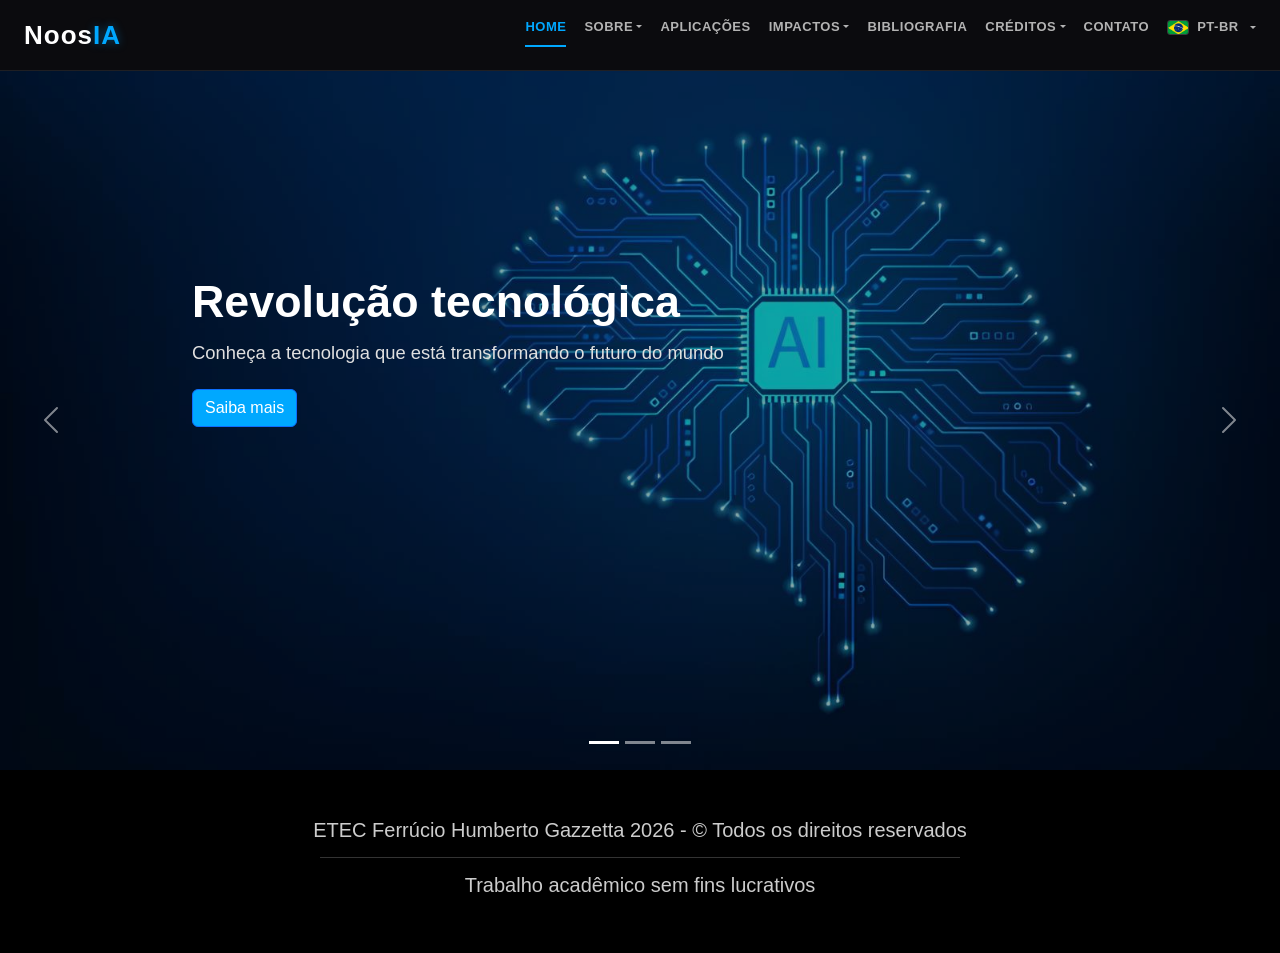
<file: index.html>
<!DOCTYPE html>
<html lang="pt-BR">
	<head>
		<meta charset="UTF-8">
		<meta name="viewport" content="width=device-width, initial-scale=1.0">
		<title>NoosIA - Conheça a tecnologia que está revolucionando o mundo.</title>
		<link rel="icon" type="image/png" href="img/icone.png">
		<link href="https://cdn.jsdelivr.net/npm/bootstrap@5.3.8/dist/css/bootstrap.min.css" rel="stylesheet" integrity="sha384-sRIl4kxILFvY47J16cr9ZwB07vP4J8+LH7qKQnuqkuIAvNWLzeN8tE5YBujZqJLB" crossorigin="anonymous">
		<link rel="stylesheet" href="style.css">
	</head>
	<body>
		<header class="header">
			<div class="nav-container">
				<div class="logo">
					<a href="#">Noos<span>IA</span></a>
				</div>
				<button class="menu-toggle" id="menuToggle" aria-label="Abrir Menu">
					<span></span>
					<span></span>
					<span></span>
				</button>
				<nav class="nav-menu" id="navMenu">
					<ul>
						<li><a href="index.html" class="active">HOME</a></li>
						
						<li class="dropdown">
							<a href="sobre.html" class="dropdown-toggle">SOBRE</a>
							<ul class="dropdown-menu">
								<li><a href="sobre.html#o-que-e">Definição</a></li>
								<li><a href="sobre.html#como-funciona">Funcionamento</a></li>
								<li><a href="sobre.html#evolucao-ias">Evolução</a></li>
								<li><a href="sobre.html#melhores-ias">Melhores</a></li>
							</ul>
						</li>
						<li><a href="aplicacoes.html">APLICAÇÕES</a></li>
						<li class="dropdown">
							<a href="impactos.html" class="dropdown-toggle">IMPACTOS</a>
							<ul class="dropdown-menu">
								<li><a href="impactos.html#negativos">Negativos</a></li>
								<li><a href="impactos.html#positivos">Positivos</a></li>
							</ul>
						</li>
						<li><a href="bibliografias.html">BIBLIOGRAFIA</a></li>
						<li class="dropdown">
							<a href="creditos.html" class="dropdown-toggle">CRÉDITOS</a>
							<ul class="dropdown-menu">
								<li><a href="creditos.html#orientadores">Orientadores</a></li>
								<li><a href="creditos.html#desenvolvedores">Desenvolvedores</a></li>
							</ul>
						</li>
						<li><a href="contato.html">CONTATO</a></li>
						<li class="dropdown lang-picker">
							<a href="javascript:void(0)" class="dropdown-toggle lang-link">
								<img src="img/BR.jpg" alt="Bandeira do Brasil" class="flag-img"> PT-BR
							</a>
							<ul class="dropdown-menu">
								<li>
									<a href="index_ingles.html">
										<img src="img/USA.jpg" alt="Bandeira dos EUA" class="flag-img"> EN-US
									</a>
								</li>
							</ul>
						</li>
					</ul>
				</nav>
			</div>
		</header>

		<main>
			<section>
				<div id="carouselExampleCaptions" class="carousel slide" data-bs-ride="carousel">
					<div class="carousel-indicators">
						<button type="button" data-bs-target="#carouselExampleCaptions" data-bs-slide-to="0" class="active" aria-current="true" aria-label="Slide 1"></button>
						<button type="button" data-bs-target="#carouselExampleCaptions" data-bs-slide-to="1" aria-label="Slide 2"></button>
						<button type="button" data-bs-target="#carouselExampleCaptions" data-bs-slide-to="2" aria-label="Slide 3"></button>
					</div>
					<div class="carousel-inner">
						<div class="carousel-item active">
							<img src="img/IA4.jpg" class="d-block w-100 carousel-img" alt="Inteligência Artificial 1">
							<div class="carousel-caption">
								<h5>Revolução tecnológica</h5>
								<p>Conheça a tecnologia que está transformando o futuro do mundo</p>
								<a href="sobre.html" class="btn btn-primary mt-2">Saiba mais</a>
							</div>
						</div>
						<div class="carousel-item">
							<img src="img/IA2.jpg" class="d-block w-100 carousel-img" alt="Inteligência Artificial 2">
							<div class="carousel-caption">
								<h5>Impactos na sociedade</h5>
								<p>Descubra como a IA impacto negativamente e positivamente</p>
								<a href="impactos.html" class="btn btn-primary mt-2">Saiba mais</a>
							</div>
						</div>
						<div class="carousel-item">
							<img src="img/IA1.jpg" class="d-block w-100 carousel-img" alt="Inteligência Artificial 3">
							<div class="carousel-caption">
								<h5>Aplicação no dia a dia</h5>
								<p>Veja aplicações práticas da IA na saúde, educação e casas inteligentes</p>
								<a href="aplicacoes.html" class="btn btn-primary mt-2">Saiba mais</a>
							</div>
						</div>
					</div>
					<button class="carousel-control-prev" type="button" data-bs-target="#carouselExampleCaptions" data-bs-slide="prev">
						<span class="carousel-control-prev-icon" aria-hidden="true"></span>
						<span class="visually-hidden">Previous</span>
					</button>
					<button class="carousel-control-next" type="button" data-bs-target="#carouselExampleCaptions" data-bs-slide="next">
						<span class="carousel-control-next-icon" aria-hidden="true"></span>
						<span class="visually-hidden">Next</span>
					</button>
				</div>
			</section>
			
			<a href="#topo" id="btn-ancora" class="btn-ancora" title="Voltar ao topo">
				<img src="img/ancora.png" alt="Voltar ao topo">
			</a>

			<section class="py-5 bg-dark text-white">
				<footer>
					<h5>ETEC Ferrúcio Humberto Gazzetta 2026 - &copy; Todos os direitos reservados</h5>
					<hr>
					<h5>Trabalho acadêmico sem fins lucrativos</h5>
				</footer>
			</section>
		</main>
		<script src="https://cdn.jsdelivr.net/npm/bootstrap@5.3.8/dist/js/bootstrap.bundle.min.js" integrity="sha384-FKyoEForCGlyvwx9Hj09JcYn3nv7wiPVlz7YYwJrWVcXK/BmnVDxM+D2scQbITxI" crossorigin="anonymous"></script>
		<script src="script.js"></script>
	</body>
</html>
</file>
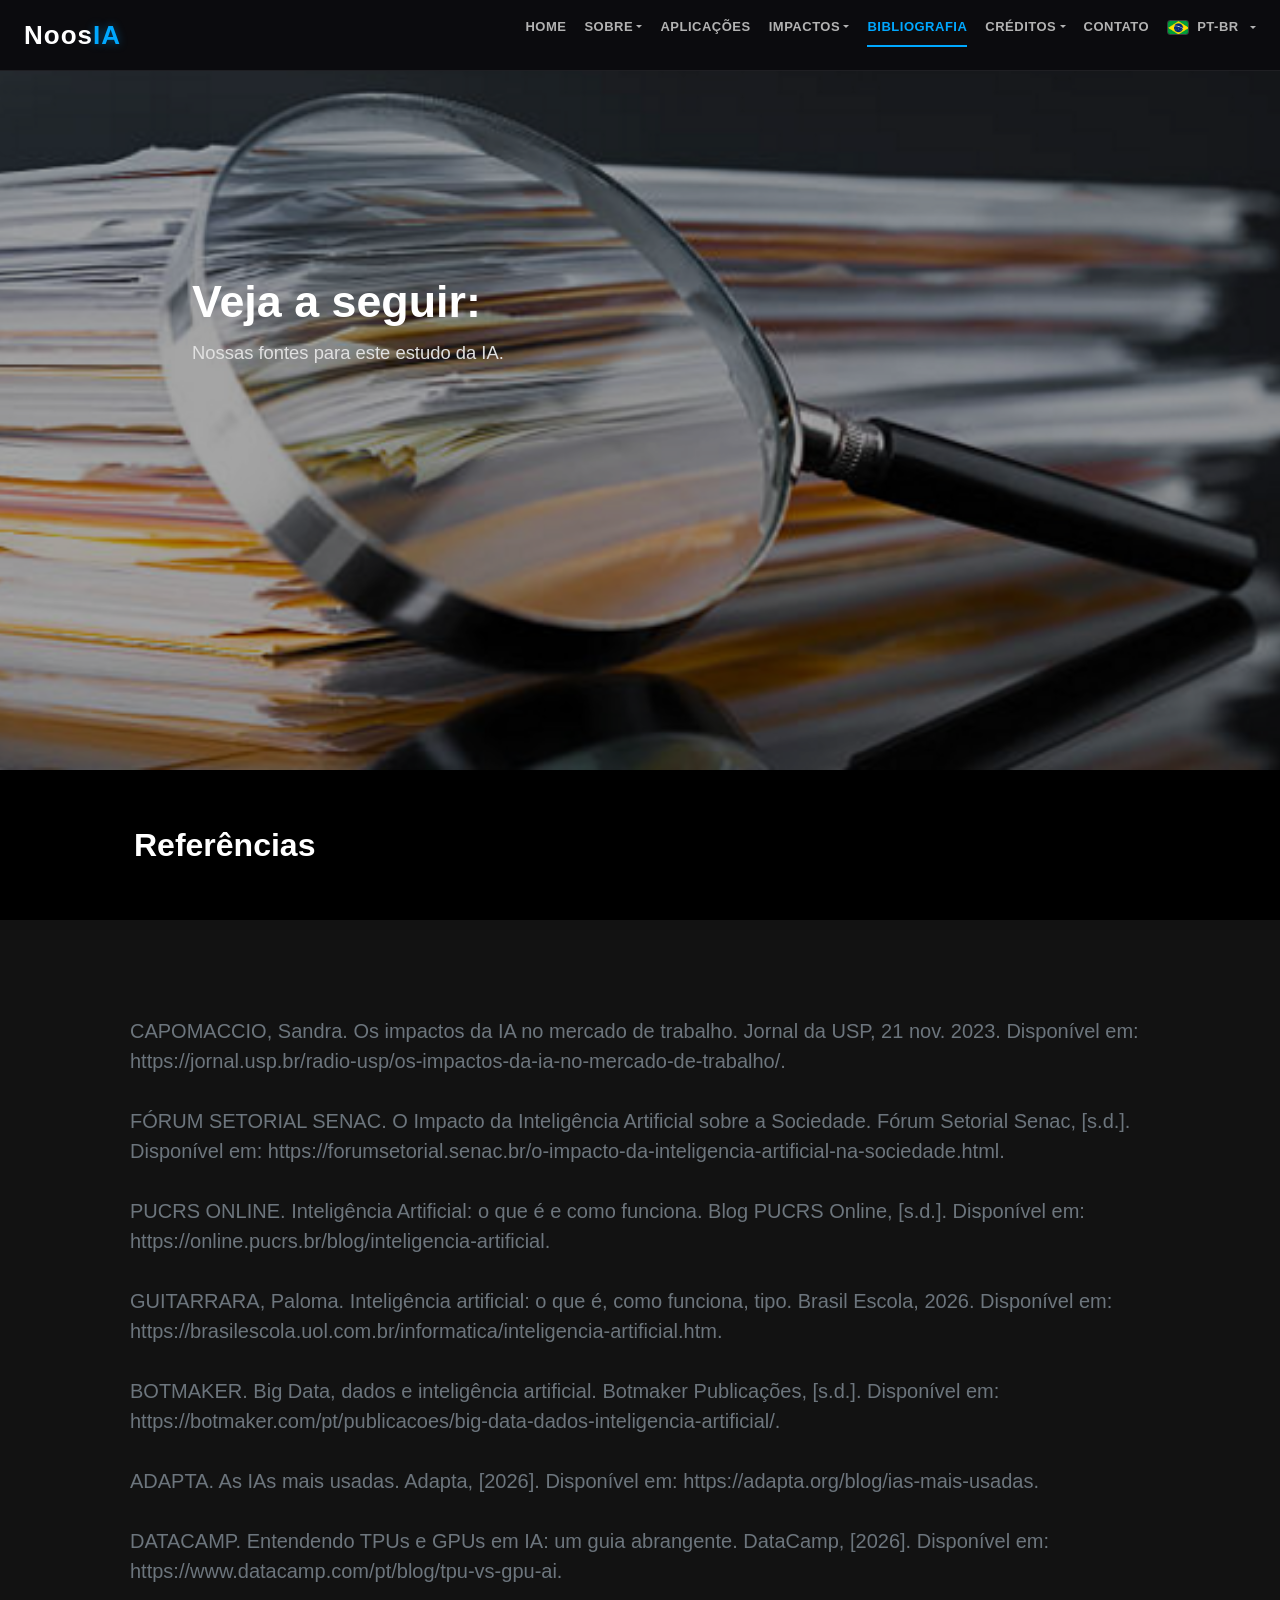
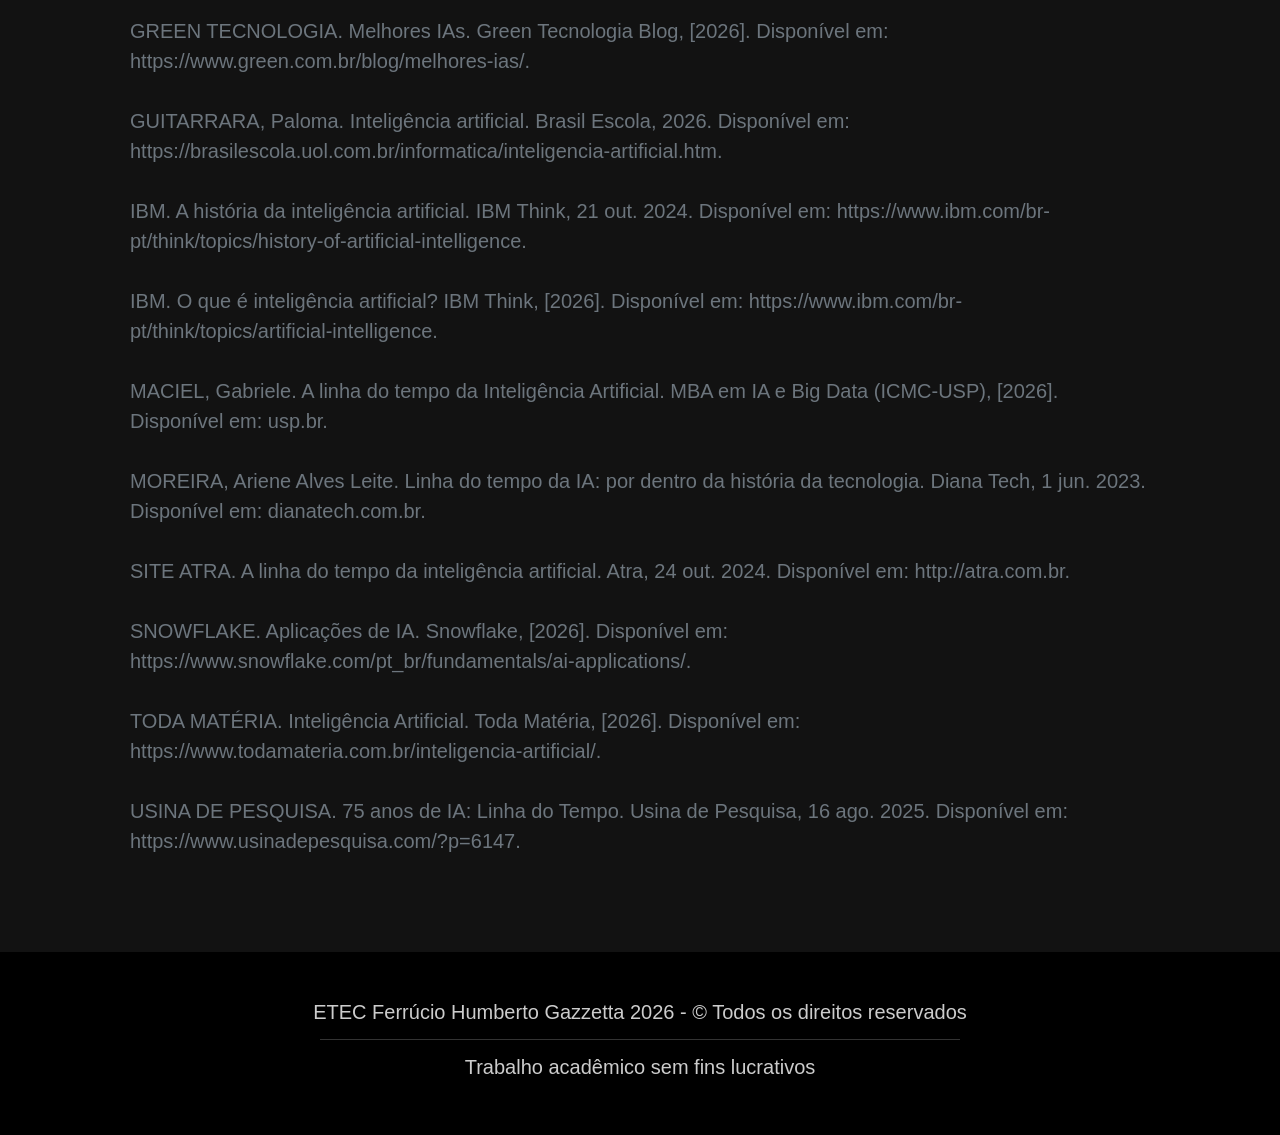
<file: bibliografias.html>
<!DOCTYPE html>
<html lang="pt-BR">
	<head>
		<meta charset="UTF-8">
		<meta name="viewport" content="width=device-width, initial-scale=1.0">
		<title>NoosIA - Conheça a tecnologia que está revolucionando o mundo.</title>
		<link rel="icon" type="image/png" href="img/icone.png">
		<link href="https://cdn.jsdelivr.net/npm/bootstrap@5.3.8/dist/css/bootstrap.min.css" rel="stylesheet" integrity="sha384-sRIl4kxILFvY47J16cr9ZwB07vP4J8+LH7qKQnuqkuIAvNWLzeN8tE5YBujZqJLB" crossorigin="anonymous">
		<link rel="stylesheet" href="style.css">
	</head>
	<body id="topo">
		<header class="header">
			<div class="nav-container">
				<div class="logo">
					<a href="#">Noos<span>IA</span></a>
				</div>
				<button class="menu-toggle" id="menuToggle" aria-label="Abrir Menu">
					<span></span>
					<span></span>
					<span></span>
				</button>
				<nav class="nav-menu" id="navMenu">
					<ul>
						<li><a href="index.html">HOME</a></li>
						<li class="dropdown">
							<a href="sobre.html" class="dropdown-toggle">SOBRE</a>
							<ul class="dropdown-menu">
								<li><a href="sobre.html#o-que-e">Definição</a></li>
								<li><a href="sobre.html#como-funciona">Funcionamento</a></li>
								<li><a href="sobre.html#evolucao-ias">Evolução</a></li>
								<li><a href="sobre.html#melhores-ias">Melhores</a></li>
							</ul>
						</li>
						<li><a href="aplicacoes.html">APLICAÇÕES</a></li>
						<li class="dropdown">
							<a href="impactos.html" class="dropdown-toggle">IMPACTOS</a>
							<ul class="dropdown-menu">
								<li><a href="impactos.html#negativos">Negativos</a></li>
								<li><a href="impactos.html#positivos">Positivos</a></li>
							</ul>
						</li>
						<li><a href="bibliografias.html" class="active">BIBLIOGRAFIA</a></li>
						<li class="dropdown">
							<a href="creditos.html" class="dropdown-toggle">CRÉDITOS</a>
							<ul class="dropdown-menu">
								<li><a href="creditos.html#orientadores">Orientadores</a></li>
								<li><a href="creditos.html#desenvolvedores">Desenvolvedores</a></li>
							</ul>
						</li>
						<li><a href="contato.html">CONTATO</a></li>
						<li class="dropdown lang-picker">
							<a href="javascript:void(0)" class="dropdown-toggle lang-link">
								<img src="img/BR.jpg" alt="Bandeira do Brasil" class="flag-img"> PT-BR
							</a>
							<ul class="dropdown-menu">
								<li>
									<a href="bibliografias_ingles.html">
										<img src="img/USA.jpg" alt="Bandeira dos EUA" class="flag-img"> EN-US
									</a>
								</li>
							</ul>
						</li>
					</ul>
				</nav>
			</div>
		</header>
		
		<main>
			<section>
				<div id="carouselExampleCaptions" class="carousel slide" data-bs-ride="carousel">
					<div class="carousel-inner">
						<div class="carousel-item active">
							<img src="img/banner-bibl.jpg" class="d-block w-100 carousel-img" alt="Inteligência Artificial 1">
							<div class="carousel-caption">
								<h5>Veja a seguir:</h5>
								<p>Nossas fontes para este estudo da IA.</p>
							</div>
						</div>
					</div>
				</div>
			</section>
			<section class="py-5 bg-dark text-white">
				<div class="container container-cont">
					<div class="col-lg-11 col-md-6 text-start">
						<div class="intro-box py-2 px-4 rounded-3">
							<h2 class="fw-bold mb-0">Referências</h2>
							</div>
					</div>
				</div>
			</section>
			<section class="py-5">
				<div class="container">
					<div class="row justify-content-start">
						<div class="col-lg-12 col-md-10 text-start">
							<div class="intro-box p-4 p-md-5 rounded-3">
							<p class="text-secondary fs-5 mb-0 text-break">
							CAPOMACCIO, Sandra. Os impactos da IA no mercado de trabalho. Jornal da USP, 21 nov. 2023. Disponível em: https://jornal.usp.br/radio-usp/os-impactos-da-ia-no-mercado-de-trabalho/.<br><br>
							FÓRUM SETORIAL SENAC. O Impacto da Inteligência Artificial sobre a Sociedade. Fórum Setorial Senac, [s.d.]. Disponível em: https://forumsetorial.senac.br/o-impacto-da-inteligencia-artificial-na-sociedade.html. <br><br>
							PUCRS ONLINE. Inteligência Artificial: o que é e como funciona. Blog PUCRS Online, [s.d.]. Disponível em: https://online.pucrs.br/blog/inteligencia-artificial.<br><br>
							GUITARRARA, Paloma. Inteligência artificial: o que é, como funciona, tipo. Brasil Escola, 2026. Disponível em: https://brasilescola.uol.com.br/informatica/inteligencia-artificial.htm. <br><br>
							BOTMAKER. Big Data, dados e inteligência artificial. Botmaker Publicações, [s.d.]. Disponível em: https://botmaker.com/pt/publicacoes/big-data-dados-inteligencia-artificial/. <br><br>
							ADAPTA. As IAs mais usadas. Adapta, [2026]. Disponível em: https://adapta.org/blog/ias-mais-usadas. <br><br>
							DATACAMP. Entendendo TPUs e GPUs em IA: um guia abrangente. DataCamp, [2026]. Disponível em: https://www.datacamp.com/pt/blog/tpu-vs-gpu-ai. <br><br>
							GREEN TECNOLOGIA. Melhores IAs. Green Tecnologia Blog, [2026]. Disponível em: https://www.green.com.br/blog/melhores-ias/. <br><br>
							GUITARRARA, Paloma. Inteligência artificial. Brasil Escola, 2026. Disponível em: https://brasilescola.uol.com.br/informatica/inteligencia-artificial.htm. <br><br>
							IBM. A história da inteligência artificial. IBM Think, 21 out. 2024. Disponível em: https://www.ibm.com/br-pt/think/topics/history-of-artificial-intelligence. <br><br>
							IBM. O que é inteligência artificial? IBM Think, [2026]. Disponível em: https://www.ibm.com/br-pt/think/topics/artificial-intelligence. <br><br>
							MACIEL, Gabriele. A linha do tempo da Inteligência Artificial. MBA em IA e Big Data (ICMC-USP), [2026]. Disponível em: usp.br. <br><br>
							MOREIRA, Ariene Alves Leite. Linha do tempo da IA: por dentro da história da tecnologia. Diana Tech, 1 jun. 2023. Disponível em: dianatech.com.br. <br><br>
							SITE ATRA. A linha do tempo da inteligência artificial. Atra, 24 out. 2024. Disponível em: http://atra.com.br. <br><br>
							SNOWFLAKE. Aplicações de IA. Snowflake, [2026]. Disponível em: https://www.snowflake.com/pt_br/fundamentals/ai-applications/. <br><br>
							TODA MATÉRIA. Inteligência Artificial. Toda Matéria, [2026]. Disponível em: https://www.todamateria.com.br/inteligencia-artificial/.<br><br>
							USINA DE PESQUISA. 75 anos de IA: Linha do Tempo. Usina de Pesquisa, 16 ago. 2025. Disponível em: https://www.usinadepesquisa.com/?p=6147. </p>
							</div>
						</div>
					</div>
				</div>
			</section>
			
			<a href="#topo" id="btn-ancora" class="btn-ancora" title="Voltar ao topo">
				<img src="img/ancora.png" alt="Voltar ao topo">
			</a>
			
			<section class="py-5 bg-dark text-white">
				<footer>
					<h5>ETEC Ferrúcio Humberto Gazzetta 2026 - &copy; Todos os direitos reservados</h5>
					<hr>
					<h5>Trabalho acadêmico sem fins lucrativos</h5>
				</footer>
			</section>
		</main>
		<script> 
			window.addEventListener('scroll', function () { const btnAncora = document.getElementById('btn-ancora'); 
			if (window.scrollY > 150) { btnAncora.classList.add('visivel'); } else { btnAncora.classList.remove('visivel');
			} }); 
		</script>
		<script src="https://cdn.jsdelivr.net/npm/bootstrap@5.3.8/dist/js/bootstrap.bundle.min.js" integrity="sha384-FKyoEForCGlyvwx9Hj09JcYn3nv7wiPVlz7YYwJrWVcXK/BmnVDxM+D2scQbITxI" crossorigin="anonymous"></script>
		<script src="script.js"></script>
	</body>
</html>
</file>
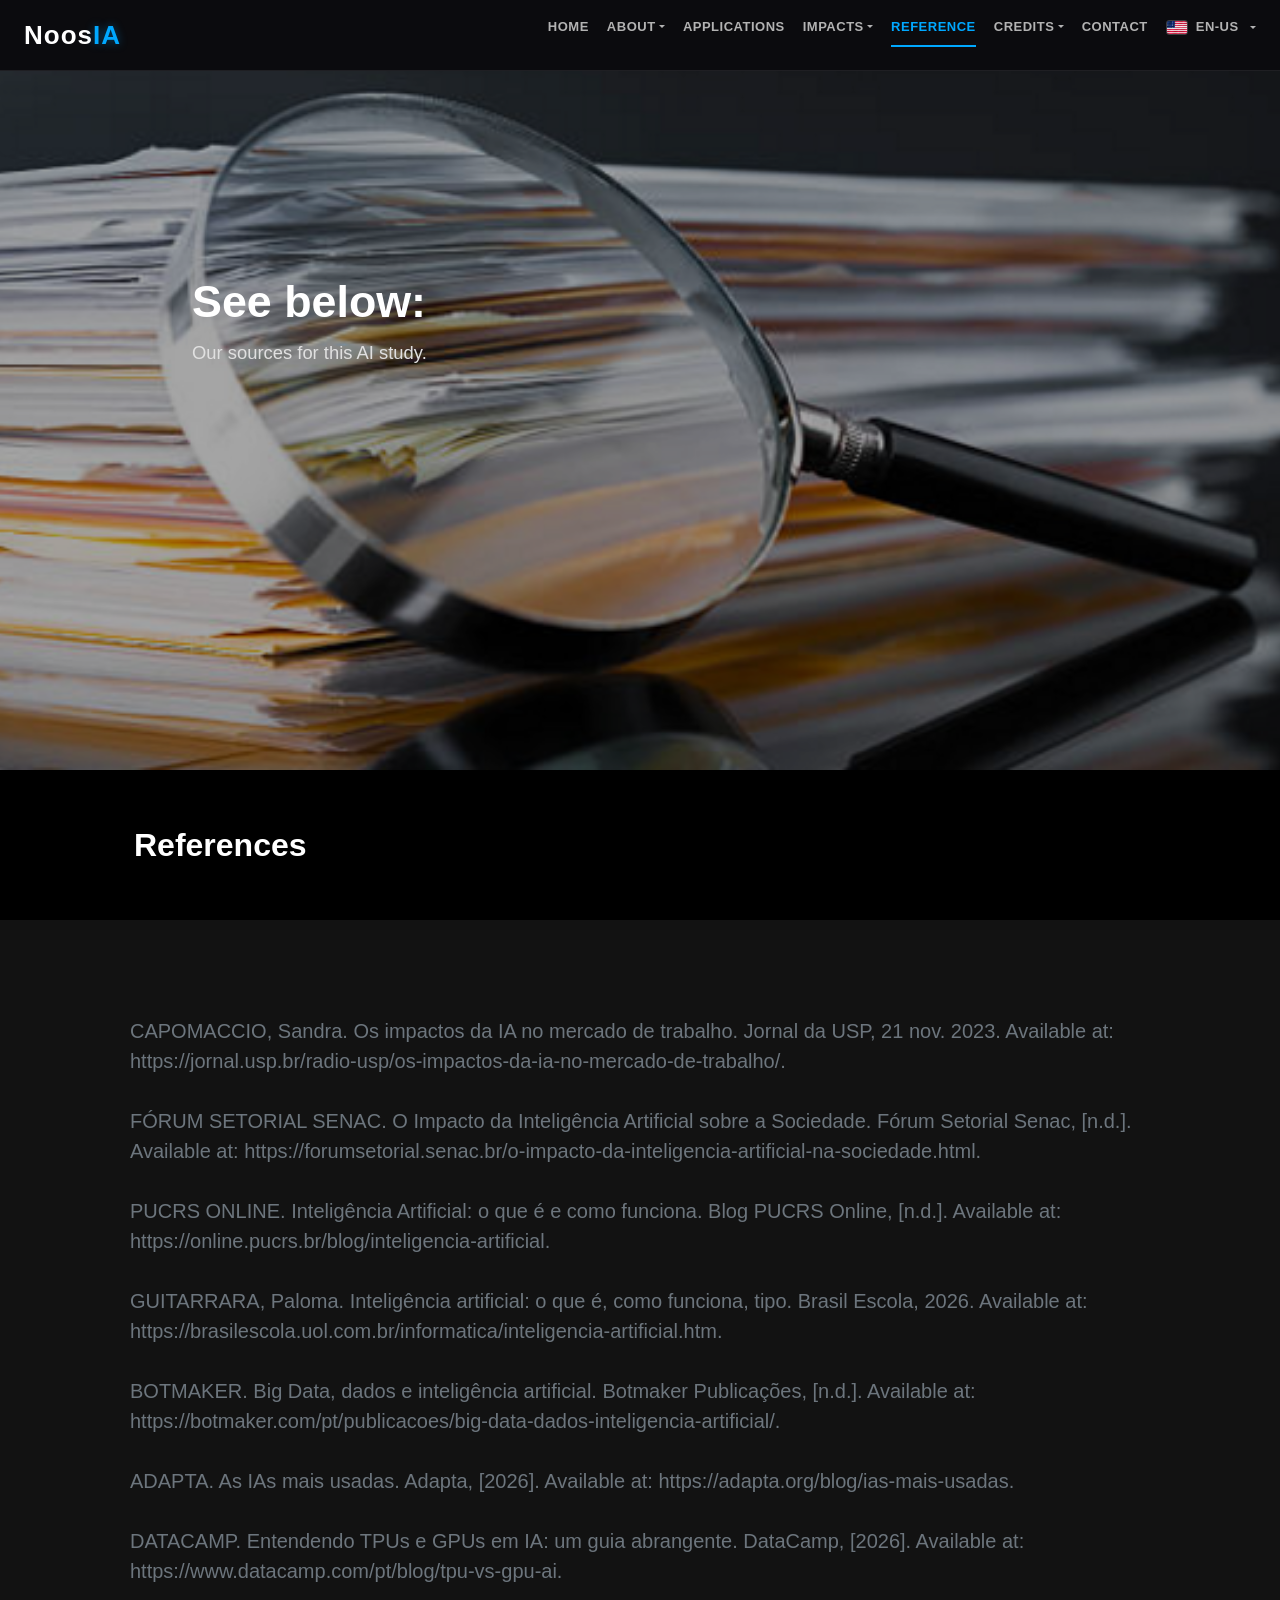
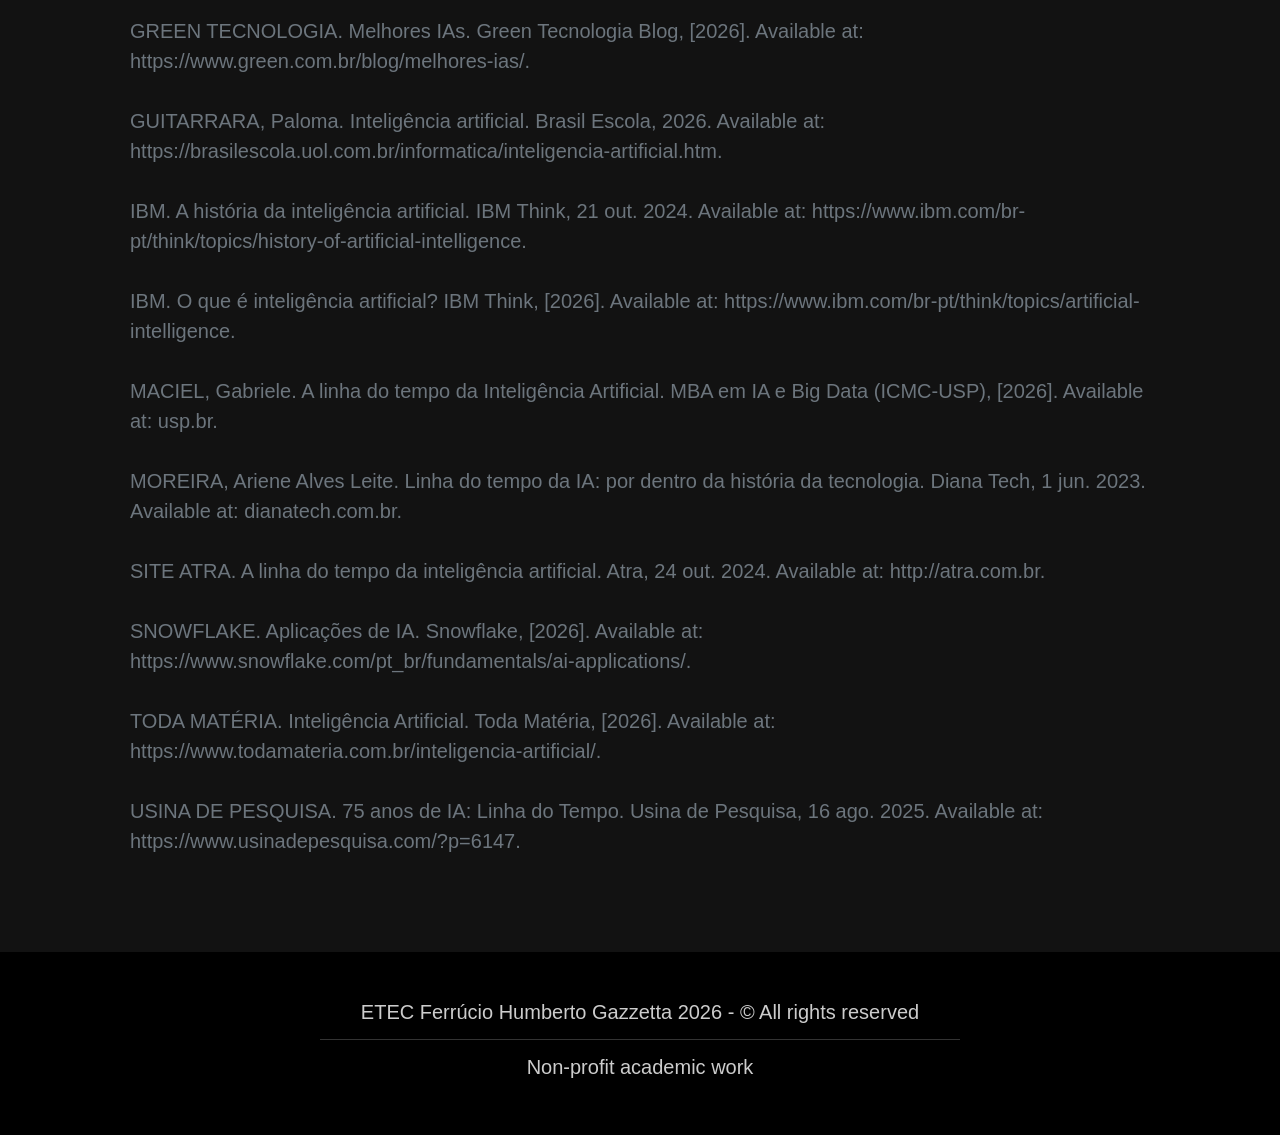
<file: bibliografias_ingles.html>
<!DOCTYPE html>
<html lang="en">
	<head>
		<meta charset="UTF-8">
		<meta name="viewport" content="width=device-width, initial-scale=1.0">
		<title>NoosIA - Discover the technology that is revolutionizing the world.</title>
		<link rel="icon" type="image/png" href="img/icone.png">
		<link href="https://cdn.jsdelivr.net/npm/bootstrap@5.3.8/dist/css/bootstrap.min.css" rel="stylesheet" integrity="sha384-sRIl4kxILFvY47J16cr9ZwB07vP4J8+LH7qKQnuqkuIAvNWLzeN8tE5YBujZqJLB" crossorigin="anonymous">
		<link rel="stylesheet" href="style.css">
	</head>
	<body id="topo">
		<header class="header">
			<div class="nav-container">
				<div class="logo">
					<a href="#">Noos<span>IA</span></a>
				</div>
				<button class="menu-toggle" id="menuToggle" aria-label="Open Menu">
					<span></span>
					<span></span>
					<span></span>
				</button>
				<nav class="nav-menu" id="navMenu">
					<ul>
						<li><a href="index_ingles.html">HOME</a></li>
						
						<li class="dropdown">
							<a href="sobre_ingles.html" class="dropdown-toggle">ABOUT</a>
							<ul class="dropdown-menu">
								<li><a href="sobre_ingles.html#o-que-e">Definition</a></li>
								<li><a href="sobre_ingles.html#como-funciona">Operation</a></li>
								<li><a href="sobre_ingles.html#evolucao-ias">Evolution</a></li>
								<li><a href="sobre_ingles.html#melhores-ias">Best </a></li>
							</ul>
						</li>
						<li><a href="aplicacoes_ingles.html">APPLICATIONS</a></li>
						<li class="dropdown">
							<a href="impactos_ingles.html" class="dropdown-toggle">IMPACTS</a>
							<ul class="dropdown-menu">
								<li><a href="impactos_ingles.html#positivos">Positive</a></li>
								<li><a href="impactos_ingles.html#negativos">Negative</a></li>
							</ul>
						</li>
						<li><a href="bibliografias_ingles.html" class="active">REFERENCE</a></li>
						<li class="dropdown">
							<a href="creditos_ingles.html" class="dropdown-toggle">CREDITS</a>
							<ul class="dropdown-menu">
								<li><a href="creditos_ingles.html#orientadores">Advisors</a></li>
								<li><a href="creditos_ingles.html#desenvolvedores">Developers</a></li>
							</ul>
						</li>	
						<li><a href="contato_ingles.html">CONTACT</a></li>
						<li class="dropdown lang-picker">
							<a href="javascript:void(0)" class="dropdown-toggle lang-link">
								<img src="img/USA.jpg" alt="Bandeira dos EUA" class="flag-img"> EN-US
							</a>
							<ul class="dropdown-menu">
								<li>
									<a href="bibliografias.html">
										<img src="img/BR.jpg" alt="Bandeira do Brasil" class="flag-img"> PT-BR
									</a>
								</li>
							</ul>
						</li>
					</ul>
				</nav>
			</div>
		</header>
		
		<main>
			<section>
				<div id="carouselExampleCaptions" class="carousel slide" data-bs-ride="carousel">
					<div class="carousel-inner">
						<div class="carousel-item active">
							<img src="img/banner-bibl.jpg" class="d-block w-100 carousel-img" alt="Artificial Intelligence 1">
							<div class="carousel-caption">
								<h5>See below:</h5>
								<p>Our sources for this AI study.</p>
							</div>
						</div>
					</div>
				</div>
			</section>
			<section class="py-5 bg-dark text-white">
				<div class="container container-cont">
					<div class="col-lg-11 col-md-6 text-start">
						<div class="intro-box py-2 px-4 rounded-3">
							<h2 class="fw-bold mb-0">References</h2>
							</div>
					</div>
				</div>
			</section>
			<section class="py-5">
				<div class="container">
					<div class="row justify-content-start">
						<div class="col-lg-12 col-md-10 text-start">
							<div class="intro-box p-4 p-md-5 rounded-3">
							<p class="text-secondary fs-5 mb-0 text-break">
							CAPOMACCIO, Sandra. Os impactos da IA no mercado de trabalho. Jornal da USP, 21 nov. 2023. Available at: https://jornal.usp.br/radio-usp/os-impactos-da-ia-no-mercado-de-trabalho/.<br><br>
							FÓRUM SETORIAL SENAC. O Impacto da Inteligência Artificial sobre a Sociedade. Fórum Setorial Senac, [n.d.]. Available at: https://forumsetorial.senac.br/o-impacto-da-inteligencia-artificial-na-sociedade.html. <br><br>
							PUCRS ONLINE. Inteligência Artificial: o que é e como funciona. Blog PUCRS Online, [n.d.]. Available at: https://online.pucrs.br/blog/inteligencia-artificial.<br><br>
							GUITARRARA, Paloma. Inteligência artificial: o que é, como funciona, tipo. Brasil Escola, 2026. Available at: https://brasilescola.uol.com.br/informatica/inteligencia-artificial.htm. <br><br>
							BOTMAKER. Big Data, dados e inteligência artificial. Botmaker Publicações, [n.d.]. Available at: https://botmaker.com/pt/publicacoes/big-data-dados-inteligencia-artificial/. <br><br>
							ADAPTA. As IAs mais usadas. Adapta, [2026]. Available at: https://adapta.org/blog/ias-mais-usadas. <br><br>
							DATACAMP. Entendendo TPUs e GPUs em IA: um guia abrangente. DataCamp, [2026]. Available at: https://www.datacamp.com/pt/blog/tpu-vs-gpu-ai. <br><br>
							GREEN TECNOLOGIA. Melhores IAs. Green Tecnologia Blog, [2026]. Available at: https://www.green.com.br/blog/melhores-ias/. <br><br>
							GUITARRARA, Paloma. Inteligência artificial. Brasil Escola, 2026. Available at: https://brasilescola.uol.com.br/informatica/inteligencia-artificial.htm. <br><br>
							IBM. A história da inteligência artificial. IBM Think, 21 out. 2024. Available at: https://www.ibm.com/br-pt/think/topics/history-of-artificial-intelligence. <br><br>
							IBM. O que é inteligência artificial? IBM Think, [2026]. Available at: https://www.ibm.com/br-pt/think/topics/artificial-intelligence. <br><br>
							MACIEL, Gabriele. A linha do tempo da Inteligência Artificial. MBA em IA e Big Data (ICMC-USP), [2026]. Available at: usp.br. <br><br>
							MOREIRA, Ariene Alves Leite. Linha do tempo da IA: por dentro da história da tecnologia. Diana Tech, 1 jun. 2023. Available at: dianatech.com.br. <br><br>
							SITE ATRA. A linha do tempo da inteligência artificial. Atra, 24 out. 2024. Available at: http://atra.com.br. <br><br>
							SNOWFLAKE. Aplicações de IA. Snowflake, [2026]. Available at: https://www.snowflake.com/pt_br/fundamentals/ai-applications/. <br><br>
							TODA MATÉRIA. Inteligência Artificial. Toda Matéria, [2026]. Available at: https://www.todamateria.com.br/inteligencia-artificial/.<br><br>
							USINA DE PESQUISA. 75 anos de IA: Linha do Tempo. Usina de Pesquisa, 16 ago. 2025. Available at: https://www.usinadepesquisa.com/?p=6147. </p>
							</div>
						</div>
					</div>
				</div>
			</section>
			
			<a href="#topo" id="btn-ancora" class="btn-ancora" title="Voltar ao topo">
				<img src="img/ancora.png" alt="Voltar ao topo">
			</a>
			
			<section class="py-5 bg-dark text-white">
				<footer>
					<h5>ETEC Ferrúcio Humberto Gazzetta 2026 - &copy; All rights reserved</h5>
					<hr>
					<h5>Non-profit academic work</h5>
				</footer>
			</section>
		</main>
		<script> 
			window.addEventListener('scroll', function () { const btnAncora = document.getElementById('btn-ancora'); 
			if (window.scrollY > 150) { btnAncora.classList.add('visivel'); } else { btnAncora.classList.remove('visivel');
			} }); 
		</script>
		<script src="https://cdn.jsdelivr.net/npm/bootstrap@5.3.8/dist/js/bootstrap.bundle.min.js" integrity="sha384-FKyoEForCGlyvwx9Hj09JcYn3nv7wiPVlz7YYwJrWVcXK/BmnVDxM+D2scQbITxI" crossorigin="anonymous"></script>
		<script src="script.js"></script>
	</body>
</html>
</file>
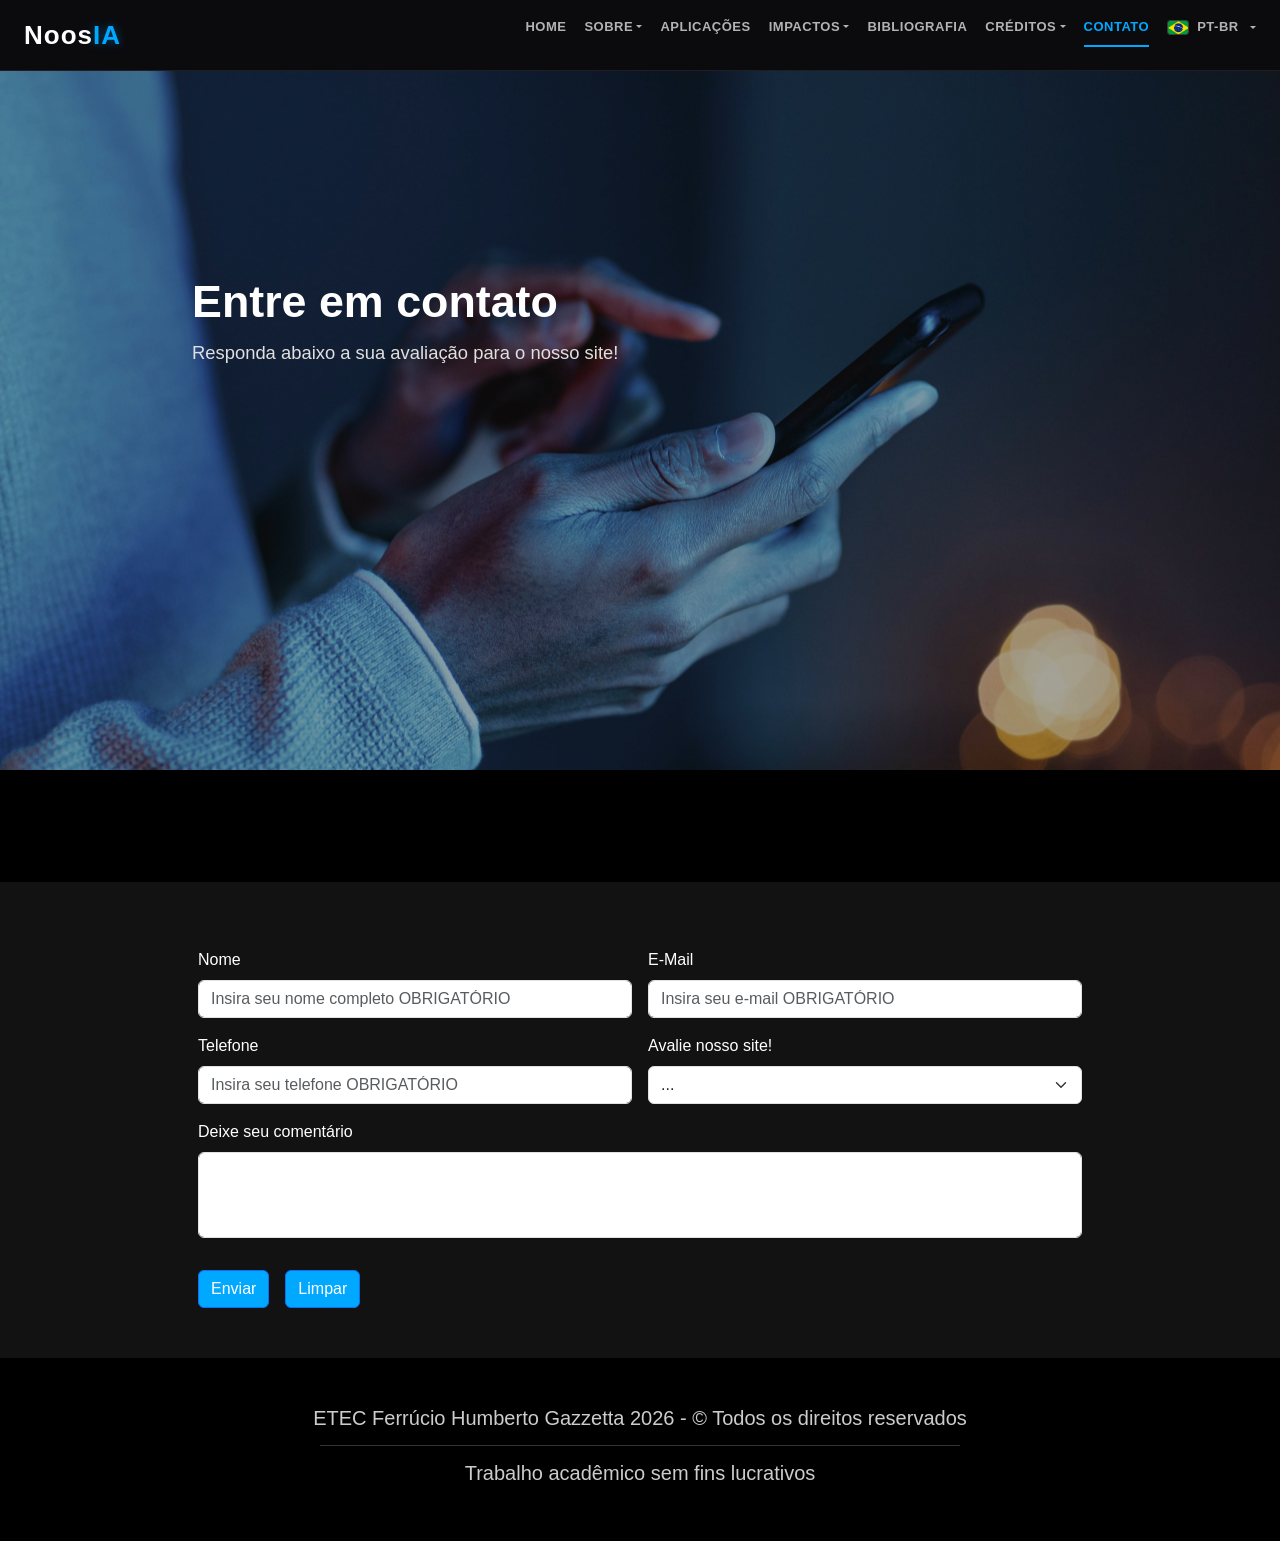
<file: contato.html>
<!DOCTYPE html>
<html lang="pt-BR">
	<head>
		<meta charset="utf-8">
		<meta name="viewport" content="width=device-width, initial-scale=1">
		<title>NoosIA - Conheça a tecnologia que está revolucionando o mundo</title>
		<link rel="icon" type="image/png" href="img/icone.png">
		<link href="https://cdn.jsdelivr.net/npm/bootstrap@5.3.8/dist/css/bootstrap.min.css" rel="stylesheet" integrity="sha384-sRIl4kxILFvY47J16cr9ZwB07vP4J8+LH7qKQnuqkuIAvNWLzeN8tE5YBujZqJLB" crossorigin="anonymous">
		<link rel="stylesheet" href="style.css">
	</head>
	<body class="page-contato" id="topo">
		<header class="header">
			<div class="nav-container">
				<div class="logo">
					<a href="#">Noos<span>IA</span></a>
				</div>
				<button class="menu-toggle" id="menuToggle" aria-label="Abrir Menu">
					<span></span>
					<span></span>
					<span></span>
				</button>
				<nav class="nav-menu" id="navMenu">
					<ul>
						<li><a href="index.html">HOME</a></li>
						<li class="dropdown">
							<a href="sobre.html" class="dropdown-toggle">SOBRE</a>
							<ul class="dropdown-menu">
								<li><a href="sobre.html#o-que-e">Definição</a></li>
								<li><a href="sobre.html#como-funciona">Funcionamento</a></li>
								<li><a href="sobre.html#evolucao-ias">Evolução</a></li>
								<li><a href="sobre.html#melhores-ias">Melhores</a></li>
							</ul>
						</li>
						</li>
						<li><a href="aplicacoes.html">APLICAÇÕES</a></li>
						<li class="dropdown">
							<a href="impactos.html" class="dropdown-toggle">IMPACTOS</a>
							<ul class="dropdown-menu">
								<li><a href="impactos.html#negativos">Negativos</a></li>
								<li><a href="impactos.html#positivos">Positivos</a></li>
							</ul>
						</li>
						<li><a href="bibliografias.html">BIBLIOGRAFIA</a></li>
						<li class="dropdown">
							<a href="creditos.html" class="dropdown-toggle">CRÉDITOS</a>
							<ul class="dropdown-menu">
								<li><a href="creditos.html#orientadores">Orientadores</a></li>
								<li><a href="creditos.html#desenvolvedores">Desenvolvedores</a></li>
							</ul>
						</li>
						<li><a href="contato.html" class="active">CONTATO</a></li>
						<li class="dropdown lang-picker">
							<a href="javascript:void(0)" class="dropdown-toggle lang-link">
								<img src="img/BR.jpg" alt="Bandeira do Brasil" class="flag-img"> PT-BR
							</a>
							<ul class="dropdown-menu">
								<li>
									<a href="contato_ingles.html">
										<img src="img/USA.jpg" alt="Bandeira dos EUA" class="flag-img"> EN-US
									</a>
								</li>
							</ul>
						</li>
					</ul>
				</nav>
			</div>
		</header>
			
		<main>
			<section>
				<div id="carouselExampleCaptions" class="carousel slide" data-bs-ride="carousel">
					<div class="carousel-inner">
						<div class="carousel-item active">
							<img src="img/banner-cont.jpg" class="d-block w-100 carousel-img" alt="Inteligência Artificial 1">
							<div class="carousel-caption">
								<h5>Entre em contato</h5>
								<p>Responda abaixo a sua avaliação para o nosso site!</p>
							</div>
						</div>
					</div>
				</div>
			</section>
			<section class="py-5 bg-dark text-white">
				<div class="container container-cont">
					<div class="col-lg-7 col-md-6 text-start">
						<div class="intro-box py-2 px-4 rounded-3">

						</div>
					</div>
				</div>
			</section>

    <form class="row g-3 needs-validation" novalidate>
  <div class="col-md-6">
    <label for="validationCustom01" class="form-label">Nome</label>
    <input type="text" class="form-control" id="validationCustom01" pattern="[A-Za-z\s]+$" minlength="2" maxlength="50" placeholder="Insira seu nome completo OBRIGATÓRIO" required>
    <div class="invalid-feedback">
      Por favor, insira seu nome completo.
  </div>
</div>

  <div class="col-md-6">
    <label for="validationCustom02" class="form-label">E-Mail</label>
    <div class="input-group has-validation">
      <input type="email" class="form-control" id="validationCustom02" aria-describedby="inputGroupPrepend" placeholder="Insira seu e-mail OBRIGATÓRIO" required>
      <div class="invalid-feedback">
        Por favor, insira um e-mail válido.
      </div>
    </div>
  </div>
  
  <div class="col-md-6">
    <label for="validationCustom03" class="form-label">Telefone</label>
    <input type="tel" class="form-control" id="validationCustom03" pattern="[0-9]{11}" placeholder="Insira seu telefone OBRIGATÓRIO" required>
    <div class="invalid-feedback">
      Por favor, insira um número de telefone válido.
    </div>
  </div>

  <div class="col-md-6">
    <label for="validationCustom04" class="form-label">Avalie nosso site!</label>
    <select class="form-select" id="validationCustom04" required>
      <option selected disabled value="">...</option>
	  <option>0</option>
      <option>1</option>
      <option>2</option>
      <option>3</option>
      <option>4</option>
      <option>5</option>
    </select>
    <div class="invalid-feedback">
      Por favor, selecione uma avaliação.
    </div>
  </div>

  <div class="col-12">
	<div class="mb-3">
		<label for="exampleFormControlTextarea1" class="form-label">Deixe seu comentário</label>
		<textarea class="form-control" id="exampleFormControlTextarea1" rows="3"></textarea>
	</div>
  </div>

  <div class="d-inline-flex justify-content-start col-12">
	<div class="me-3">
		<button class="btn btn-primary" type="submit">Enviar</button>
	</div>
	<div>
		<button class="btn btn-primary" type="reset">Limpar</button>
	</div>
  </div>
</form>
</main>
		
		<a href="#topo" id="btn-ancora" class="btn-ancora" title="Voltar ao topo">
				<img src="img/ancora.png" alt="Voltar ao topo">
			</a>
			
		<section class="py-5 bg-dark text-white">
			<footer>
				<h5>ETEC Ferrúcio Humberto Gazzetta 2026 - &copy; Todos os direitos reservados</h5>
				<hr>
				<h5>Trabalho acadêmico sem fins lucrativos</h5>
				</footer>
		</section>
		<script> 
			window.addEventListener('scroll', function () { const btnAncora = document.getElementById('btn-ancora'); 
			if (window.scrollY > 150) { btnAncora.classList.add('visivel'); } else { btnAncora.classList.remove('visivel');
			} }); 
		</script>
		<script src="https://cdn.jsdelivr.net/npm/bootstrap@5.3.8/dist/js/bootstrap.bundle.min.js" integrity="sha384-FKyoEForCGlyvwx9Hj09JcYn3nv7wiPVlz7YYwJrWVcXK/BmnVDxM+D2scQbITxI" crossorigin="anonymous"></script>
        <script>
                // Example starter JavaScript for disabling form submissions if there are invalid fields
        (() => {
        'use strict'

        // Fetch all the forms we want to apply custom Bootstrap validation styles to
        const forms = document.querySelectorAll('.needs-validation')

        // Loop over them and prevent submission
        Array.from(forms).forEach(form => {
            form.addEventListener('submit', event => {
            if (!form.checkValidity()) {
                event.preventDefault()
                event.stopPropagation()
            }

            form.classList.add('was-validated')
            }, false)
        })
        })()
        </script>
		<script src="script.js"></script>
	</body>
</html>
</file>
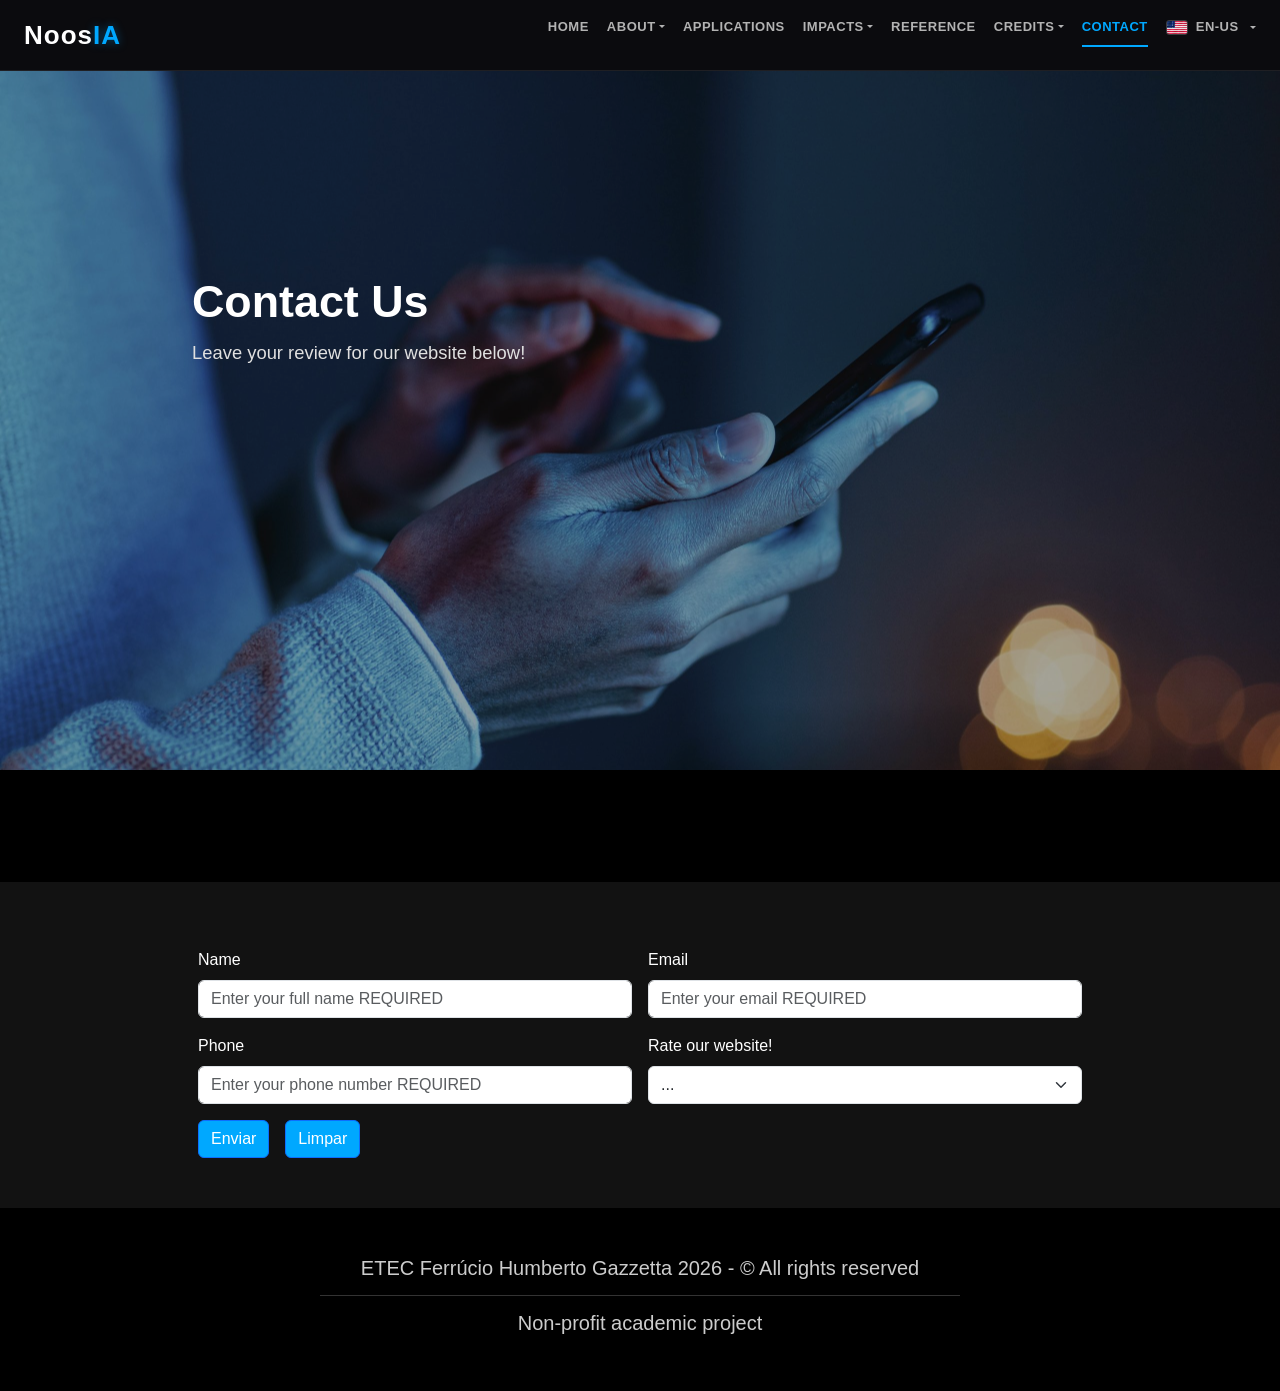
<file: contato_ingles.html>
<!DOCTYPE html>
<html lang="en">
	<head>
		<meta charset="UTF-8">
		<meta name="viewport" content="width=device-width, initial-scale=1.0">
		<title>NoosIA - Discover the technology that is revolutionizing the world.</title>
		<link rel="icon" type="image/png" href="img/icone.png">
		<link href="https://cdn.jsdelivr.net/npm/bootstrap@5.3.8/dist/css/bootstrap.min.css" rel="stylesheet" integrity="sha384-sRIl4kxILFvY47J16cr9ZwB07vP4J8+LH7qKQnuqkuIAvNWLzeN8tE5YBujZqJLB" crossorigin="anonymous">
		<link rel="stylesheet" href="style.css">
	</head>
	<body id="topo">
		<header class="header">
			<div class="nav-container">
				<div class="logo">
					<a href="#">Noos<span>IA</span></a>
				</div>
				<button class="menu-toggle" id="menuToggle" aria-label="Open Menu">
					<span></span>
					<span></span>
					<span></span>
				</button>
				<nav class="nav-menu" id="navMenu">
					<ul>
						<li><a href="index_ingles.html">HOME</a></li>
						
						<li class="dropdown">
							<a href="sobre_ingles.html" class="dropdown-toggle">ABOUT</a>
							<ul class="dropdown-menu">
								<li><a href="sobre_ingles.html#o-que-e">Definition</a></li>
								<li><a href="sobre_ingles.html#como-funciona">Operation</a></li>
								<li><a href="sobre_ingles.html#evolucao-ias">Evolution</a></li>
								<li><a href="sobre_ingles.html#melhores-ias">Best </a></li>
							</ul>
						</li>
						<li><a href="aplicacoes_ingles.html">APPLICATIONS</a></li>
						<li class="dropdown">
							<a href="impactos_ingles.html" class="dropdown-toggle">IMPACTS</a>
							<ul class="dropdown-menu">
								<li><a href="impactos_ingles.html#negativos">Negative</a></li>
								<li><a href="impactos_ingles.html#positivos">Positive</a></li>
							</ul>
						</li>
						<li><a href="bibliografias_ingles.html">REFERENCE</a></li>
						<li class="dropdown">
							<a href="creditos_ingles.html" class="dropdown-toggle">CREDITS</a>
							<ul class="dropdown-menu">
								<li><a href="creditos_ingles.html#orientadores">Advisors</a></li>
								<li><a href="creditos_ingles.html#desenvolvedores">Developers</a></li>
							</ul>
						</li>
						<li><a href="contato_ingles.html" class="active">CONTACT</a></li>
						<li class="dropdown lang-picker">
							<a href="javascript:void(0)" class="dropdown-toggle lang-link">
								<img src="img/USA.jpg" alt="US Flag" class="flag-img"> EN-US
							</a>
							<ul class="dropdown-menu">
								<li>
									<a href="contato.html">
										<img src="img/BR.jpg" alt="Brazil Flag" class="flag-img"> PT-BR
									</a>
								</li>
							</ul>
						</li>
					</ul>
				</nav>
			</div>
		</header>
		<main>
			<section>
				<div id="carouselExampleCaptions" class="carousel slide" data-bs-ride="carousel">
					<div class="carousel-inner">
						<div class="carousel-item active">
							<img src="img/banner-cont.jpg" class="d-block w-100 carousel-img" alt="Artificial Intelligence 1">
							<div class="carousel-caption">
								<h5>Contact Us</h5>
								<p>Leave your review for our website below!</p>
							</div>
						</div>
					</div>
				</div>
			</section>
			<section class="py-5 bg-dark text-white">
				<div class="container container-cont">
					<div class="col-lg-7 col-md-6 text-start">
						<div class="intro-box py-2 px-4 rounded-3">

						</div>
					</div>
				</div>
			</section>

			<form class="row g-3 needs-validation" novalidate>
				<div class="col-md-6">
					<label for="validationCustom01" class="form-label">Name</label>
					<input type="text" class="form-control" id="validationCustom01" pattern="[A-Za-Z\s]+$" minlength="2" maxlength="50" placeholder="Enter your full name REQUIRED" required>
					<div class="invalid-feedback">
						Please enter your full name.
					</div>
				</div>

				<div class="col-md-6">
					<label for="validationCustom02" class="form-label">Email</label>
					<div class="input-group has-validation">
						<input type="email" class="form-control" id="validationCustom02" aria-describedby="inputGroupPrepend" placeholder="Enter your email REQUIRED" required>
						<div class="invalid-feedback">
							Please enter a valid email address.
						</div>
					</div>
				</div>

				<div class="col-md-6">
					<label for="validationCustom03" class="form-label">Phone</label>
					<input type="tel" class="form-control" id="validationCustom03" pattern="[0-9]{11}" placeholder="Enter your phone number REQUIRED" required>
					<div class="invalid-feedback">
						Please enter a valid phone number.
					</div>
				</div>

				<div class="col-md-6">
					<label for="validationCustom04" class="form-label">Rate our website!</label>
					<select class="form-select" id="validationCustom04" required>
						<option selected disabled value="">...</option>
						<option>0</option>
						<option>1</option>
						<option>2</option>
						<option>3</option>
						<option>4</option>
						<option>5</option>
					</select>
					<div class="invalid-feedback">
						Please select a rating.
					</div>
				</div>

				<div class="d-inline-flex justify-content-start col-12">
					<div class="me-3">
						<button class="btn btn-primary" type="submit">Enviar</button>
					</div>
					<div>
						<button class="btn btn-primary" type="reset">Limpar</button>
					</div>
  				</div>
			</form>
		</main>
		
		<a href="#topo" id="btn-ancora" class="btn-ancora" title="Back to top">
			<img src="img/ancora.png" alt="Back to top">
		</a>
			
		<section class="py-5 bg-dark text-white">
			<footer>
				<h5>ETEC Ferrúcio Humberto Gazzetta 2026 - &copy; All rights reserved</h5>
				<hr>
				<h5>Non-profit academic project</h5>
			</footer>
		</section>
		<script> 
			window.addEventListener('scroll', function () { const btnAncora = document.getElementById('btn-ancora'); 
			if (window.scrollY > 150) { btnAncora.classList.add('visivel'); } else { btnAncora.classList.remove('visivel');
			} }); 
		</script>
		<script src="https://cdn.jsdelivr.net/npm/bootstrap@5.3.8/dist/js/bootstrap.bundle.min.js" integrity="sha384-FKyoEForCGlyvwx9Hj09JcYn3nv7wiPVlz7YYwJrWVcXK/BmnVDxM+D2scQbITxI" crossorigin="anonymous"></script>
		<script>
			// Example starter JavaScript for disabling form submissions if there are invalid fields
			(() => {
				'use strict'

				// Fetch all the forms we want to apply custom Bootstrap validation styles to
				const forms = document.querySelectorAll('.needs-validation')

				// Loop over them and prevent submission
				Array.from(forms).forEach(form => {
					form.addEventListener('submit', event => {
						if (!form.checkValidity()) {
							event.preventDefault()
							event.stopPropagation()
						}

						form.classList.add('was-validated')
					}, false)
				})
			})()
		</script>
		<script src="script.js"></script>
	</body>
</html>
</file>
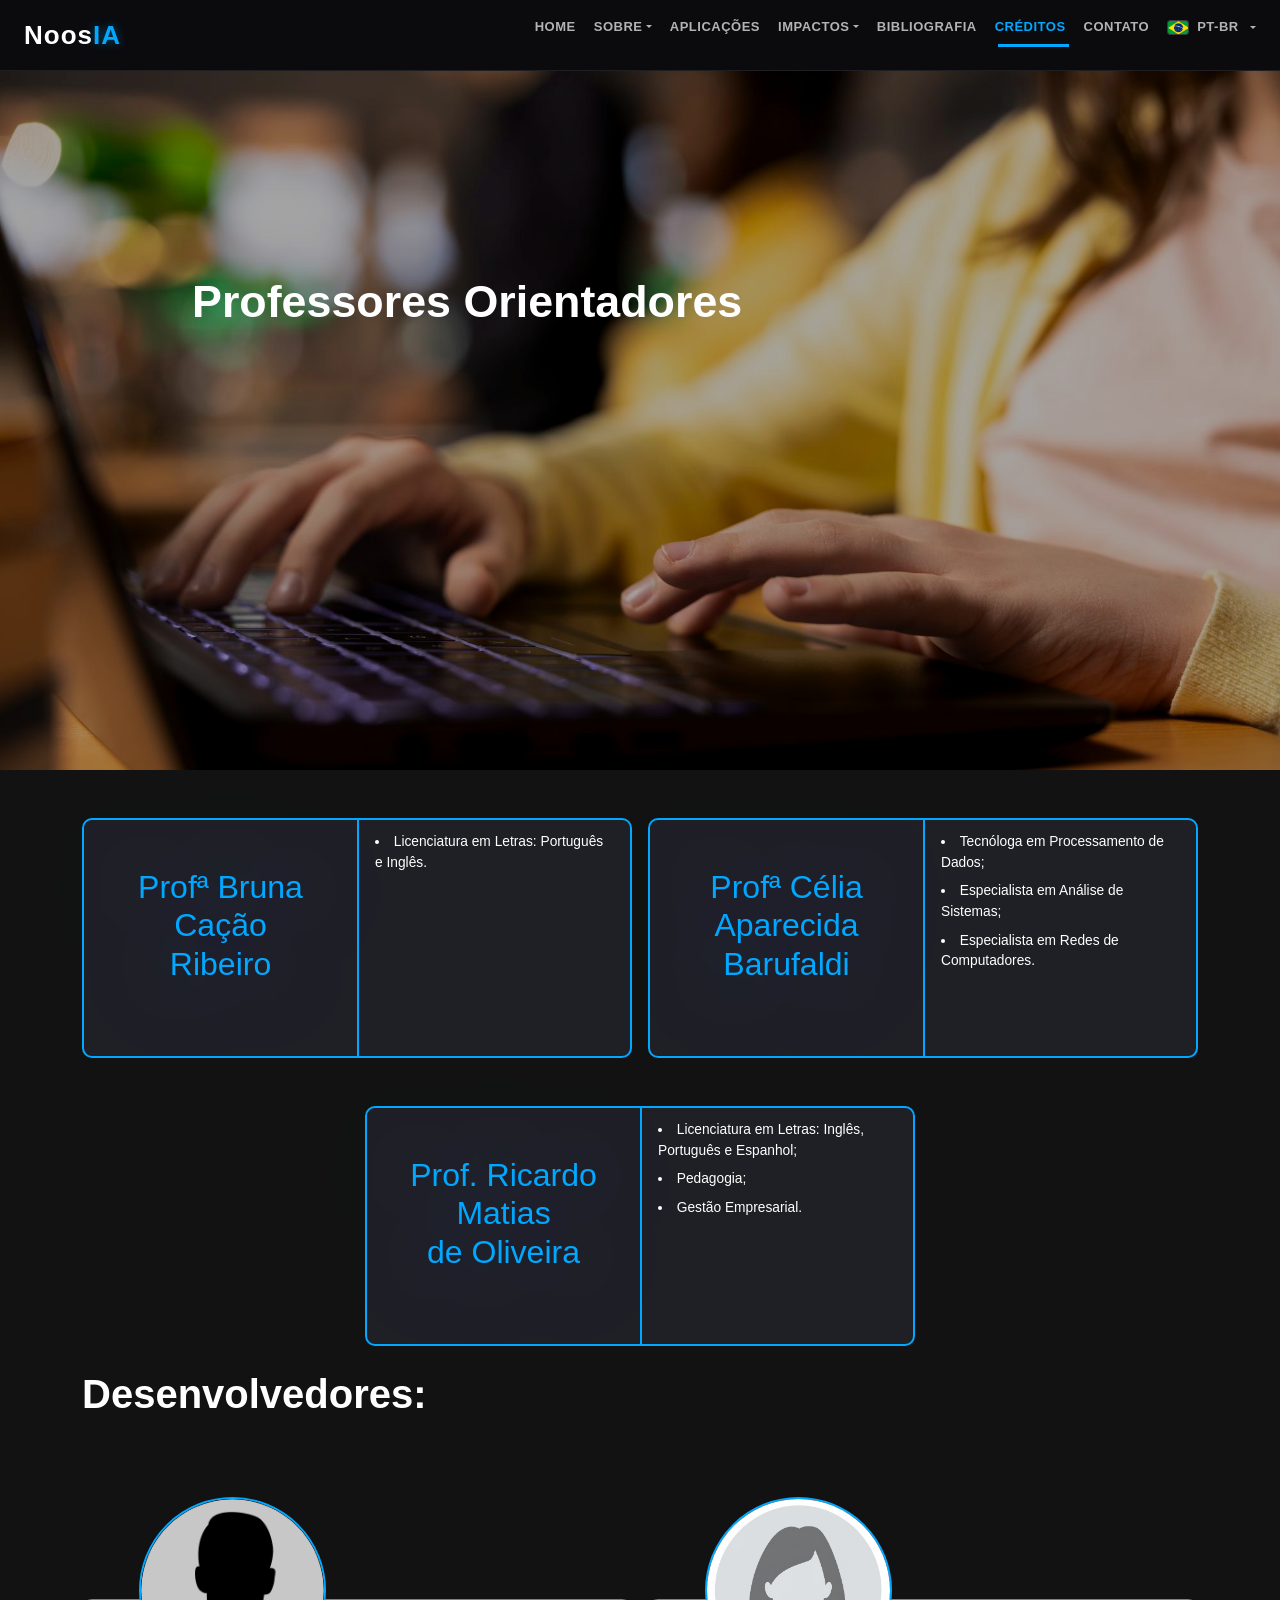
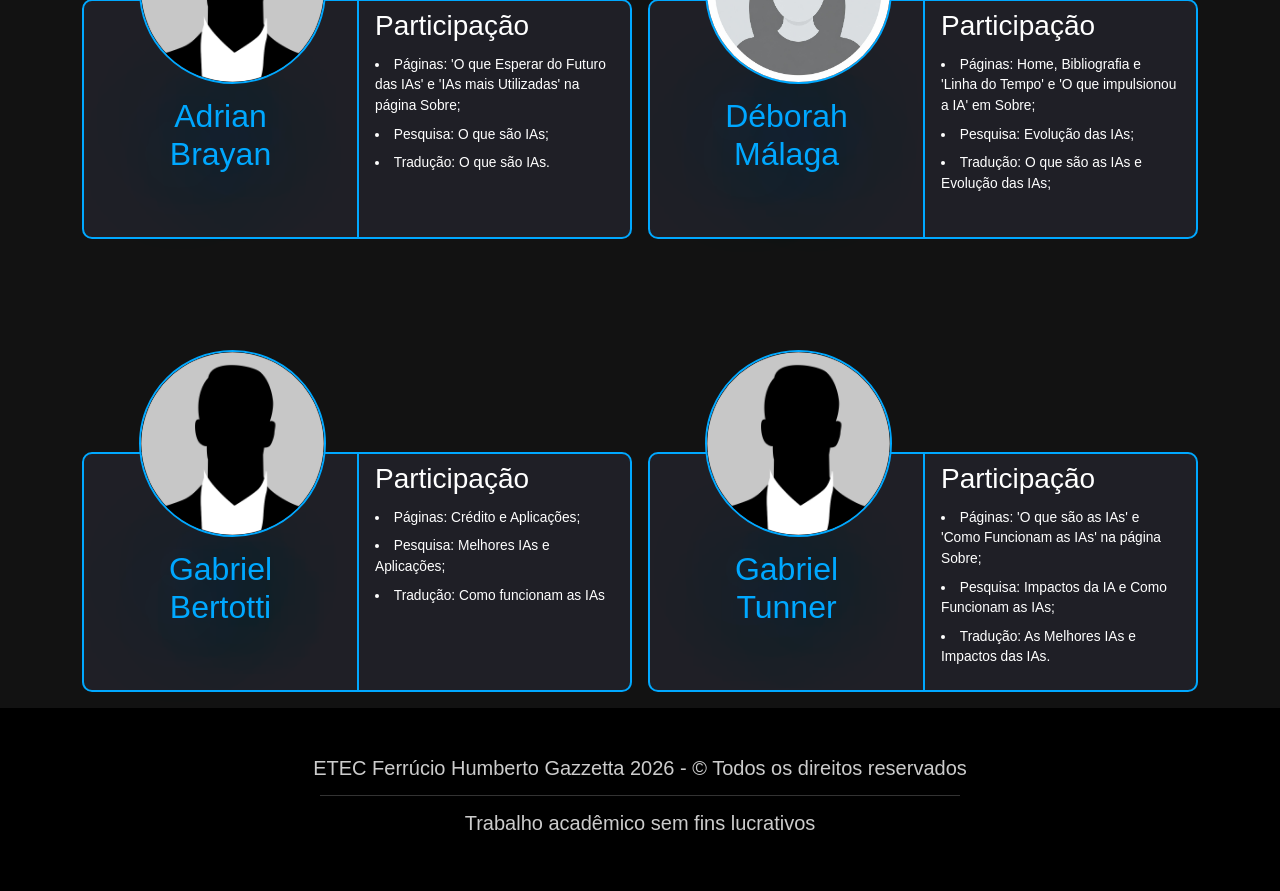
<file: creditos.html>
<!DOCTYPE html>
<html lang="pt-BR">
 <head>
  <meta charset="UTF-8">
  <meta name="viewport" content="width=device-width, initial-scale=1.0">
  <title>NoosIA - Conheça a tecnologia que está revolucionando o mundo.</title>
  <link rel="icon" type="image/png" href="img/icone.png">
  <link href="https://cdn.jsdelivr.net/npm/bootstrap@5.3.8/dist/css/bootstrap.min.css" rel="stylesheet" integrity="sha384-sRIl4kxILFvY47J16cr9ZwB07vP4J8+LH7qKQnuqkuIAvNWLzeN8tE5YBujZqJLB" crossorigin="anonymous">
  <link rel="stylesheet" href="style.css">
 </head>
 <body id="topo">
  <header class="header">
   <div class="nav-container">
    <div class="logo">
     <a href="#">Noos<span>IA</span></a>
    </div>
    <button class="menu-toggle" id="menuToggle" aria-label="Abrir Menu">
     <span></span>
     <span></span>
     <span></span>
    </button>
    <nav class="nav-menu" id="navMenu">
     <ul>
      <li><a href="index.html">HOME</a></li>
     
      <li class="dropdown">
       <a href="sobre.html" class="dropdown-toggle">SOBRE</a>
       <ul class="dropdown-menu">
        <li><a href="sobre.html#o-que-e">Definição</a></li>
        <li><a href="sobre.html#como-funciona">Funcionamento</a></li>
        <li><a href="sobre.html#evolucao-ias">Evolução</a></li>
        <li><a href="sobre.html#melhores-ias">Melhores</a></li>
       </ul>
      </li>
      <li><a href="aplicacoes.html">APLICAÇÕES</a></li>
      <li class="dropdown">
       <a href="impactos.html" class="dropdown-toggle">IMPACTOS</a>
       <ul class="dropdown-menu">
        <li><a href="impactos.html#negativos">Negativos</a></li>
        <li><a href="impactos.html#positivos">Positivos</a></li>
       </ul>
      </li>
      <li><a href="bibliografias.html">BIBLIOGRAFIA</a></li>
      <li class="dropdown">
       <a href="creditos.html" class="dropdown-toggle active">CRÉDITOS</a>
       <ul class="dropdown-menu">
        <li><a href="creditos.html#orientadores">Orientadores</a></li>
        <li><a href="creditos.html#desenvolvedores">Desenvolvedores</a></li>
       </ul>
      </li>
      <li><a href="contato.html">CONTATO</a></li>
      <li class="dropdown lang-picker">
       <a href="javascript:void(0)" class="dropdown-toggle lang-link">
        <img src="img/BR.jpg" alt="Bandeira do Brasil" class="flag-img"> PT-BR
       </a>
       <ul class="dropdown-menu">
        <li>
         <a href="creditos_ingles.html">
          <img src="img/USA.jpg" alt="Bandeira dos EUA" class="flag-img"> EN-US
         </a>
        </li>
       </ul>
      </li>
     </ul>
    </nav>
   </div>
  </header>
  <main>
   <section>
    <div id="carouselExampleCaptions" class="carousel slide" data-bs-ride="carousel">
     <div class="carousel-inner">
      <div class="carousel-item active">
       <img src="img/banner-cred.jpg" class="d-block w-100 carousel-img" alt="Inteligência Artificial 1">
       <div class="carousel-caption">
        <h5>Professores Orientadores</h5>
       </div>
      </div>
     </div>
    </div>
   </section>
   <section id="orientadores" class="container mt-5 mb-3">
   
    <div class="row gx-3 gy-5 row-cols-sm-2 justify-content-center align-content-center">
     <div class="col">
      <div class="col-base orientador d-flex">
       <div class="col-profile px-4 pt-5 w-50 text-center position-relative">
        <h2>Profª Bruna<br>Cação<br>Ribeiro</h2>
       </div>
       <div class="col-about px-3 py-2 w-50">
        <ul>
         <li class="py-1">Licenciatura em Letras: Português e Inglês.</li>
        </ul>
       </div>
      </div>
     </div>
     <div class="col">
      <div class="col-base orientador d-flex">
       <div class="col-profile px-4 pt-5 w-50 text-center position-relative">
        <h2>Profª Célia<br>Aparecida<br>Barufaldi</h2>
       </div>
       <div class="col-about px-3 py-2 w-50">
        <ul>
         <li class="py-1">Tecnóloga em Processamento de Dados;</li>
         <li class="py-1">Especialista em Análise de Sistemas;</li>
         <li class="py-1">Especialista em Redes de Computadores.</li>
        </ul>
       </div>
      </div>
     </div>
     <div class="col">
      <div class="col-base orientador d-flex">
       <div class="col-profile px-4 pt-5 w-50 text-center position-relative">
        <h2>Prof. Ricardo<br>Matias<br>de Oliveira</h2>
       </div>
       <div class="col-about px-3 py-2 w-50">
        <ul>
         <li class="py-1">Licenciatura em Letras: Inglês, Português e Espanhol;</li>
         <li class="py-1">Pedagogia;</li>
         <li class="py-1">Gestão Empresarial.</li>
        </ul>
       </div>
      </div>
     </div>
    </div>
   </section>
   <section id="desenvolvedores" class="container mt-4 mb-3">
    <h1 class="fw-bold mb-3">Desenvolvedores: </h1>
    <div class="row gx-3 gy-5 row-cols-sm-2 justify-content-center align-content-center">
     <div class="col">
      <div class="col-base d-flex">
       <div class="col-profile px-4 pt-5 w-50 text-center position-relative">
        <div class="profile-div">
         <img class="w-75" src="img/im.jpeg">
        </div>
        <h2 class="mt-5">Adrian<br>Brayan</h2>
       
       </div>
       <div class="col-about px-3 py-2 w-50">
        <h3>Participação</h3>
        <ul>
         <li class="py-1">Páginas: 'O que Esperar do Futuro das IAs' e 'IAs mais Utilizadas' na página Sobre;</li>
         <li class="py-1">Pesquisa: O que são IAs;</li>
         <li class="py-1">Tradução: O que são IAs.</li>
        </ul>
       </div>
      </div>
     </div>
     <div class="col">
      <div class="col-base d-flex">
       <div class="col-profile px-4 pt-5 w-50 text-center position-relative">
        <div class="profile-div">
         <img class="w-75" src="img/deb.jpeg">
        </div>
        <h2 class="mt-5">Déborah<br>Málaga</h2>
       
       </div>
       <div class="col-about px-3 py-2 w-50">
        <h3>Participação</h3>
        <ul>
         <li class="py-1 list-style-none">Páginas: Home, Bibliografia e 'Linha do Tempo' e 'O que impulsionou a IA' em Sobre;</li>
         <li class="py-1">Pesquisa: Evolução das IAs;</li>
         <li class="py-1">Tradução: O que são as IAs e Evolução das IAs;</li>
        </ul>
       </div>
      </div>
     </div>
     <div class="col">
      <div class="col-base d-flex">
       <div class="col-profile px-4 pt-5 w-50 text-center position-relative">
        <div class="profile-div">
         <img class="w-75" src="img/im.jpeg">
        </div>
        <h2 class="mt-5">Gabriel<br>Bertotti</h2>

       </div>
       <div class="col-about px-3 py-2 w-50">
        <h3>Participação</h3>
        <ul>
         <li class="py-1">Páginas: Crédito e Aplicações;</li>
         <li class="py-1">Pesquisa: Melhores IAs e Aplicações;</li>
         <li class="py-1">Tradução: Como funcionam as IAs</li>
        </ul>
       </div>
      </div>
     </div>
     <div class="col">
      <div class="col-base d-flex">
       <div class="col-profile px-4 pt-5 w-50 text-center position-relative">
        <div class="profile-div">
        <img class="w-75" src="img/im.jpeg">
        </div>
        <h2 class="mt-5">Gabriel<br>Tunner</h2>
       
       </div>
       <div class="col-about px-3 py-2 w-50">
        <h3>Participação</h3>
        <ul>
         <li class="py-1">Páginas: 'O que são as IAs' e 'Como Funcionam as IAs' na página Sobre;</li>
         <li class="py-1">Pesquisa: Impactos da IA e Como Funcionam as IAs;</li>
         <li class="py-1">Tradução: As Melhores IAs e Impactos das IAs.</li>
        </ul>
       </div>
      </div>
     </div>
    </div>
   </section>
   
   <a href="#topo" id="btn-ancora" class="btn-ancora" title="Voltar ao topo">
				<img src="img/ancora.png" alt="Voltar ao topo">
			</a>
   
   <section class="py-5 bg-dark text-white">
   <footer>
    <h5>ETEC Ferrúcio Humberto Gazzetta 2026 - &copy; Todos os direitos reservados</h5>
    <hr>
    <h5>Trabalho acadêmico sem fins lucrativos</h5>
    </footer>
  </section>
  </main>
 
  <script> 
			window.addEventListener('scroll', function () { const btnAncora = document.getElementById('btn-ancora'); 
			if (window.scrollY > 150) { btnAncora.classList.add('visivel'); } else { btnAncora.classList.remove('visivel');
			} }); 
		</script>
  <script src="https://cdn.jsdelivr.net/npm/bootstrap@5.3.8/dist/js/bootstrap.bundle.min.js" integrity="sha384-FKyoEForCGlyvwx9Hj09JcYn3nv7wiPVlz7YYwJrWVcXK/BmnVDxM+D2scQbITxI" crossorigin="anonymous"></script>
  <script src="script.js"></script>
 </body>
</html>
</file>
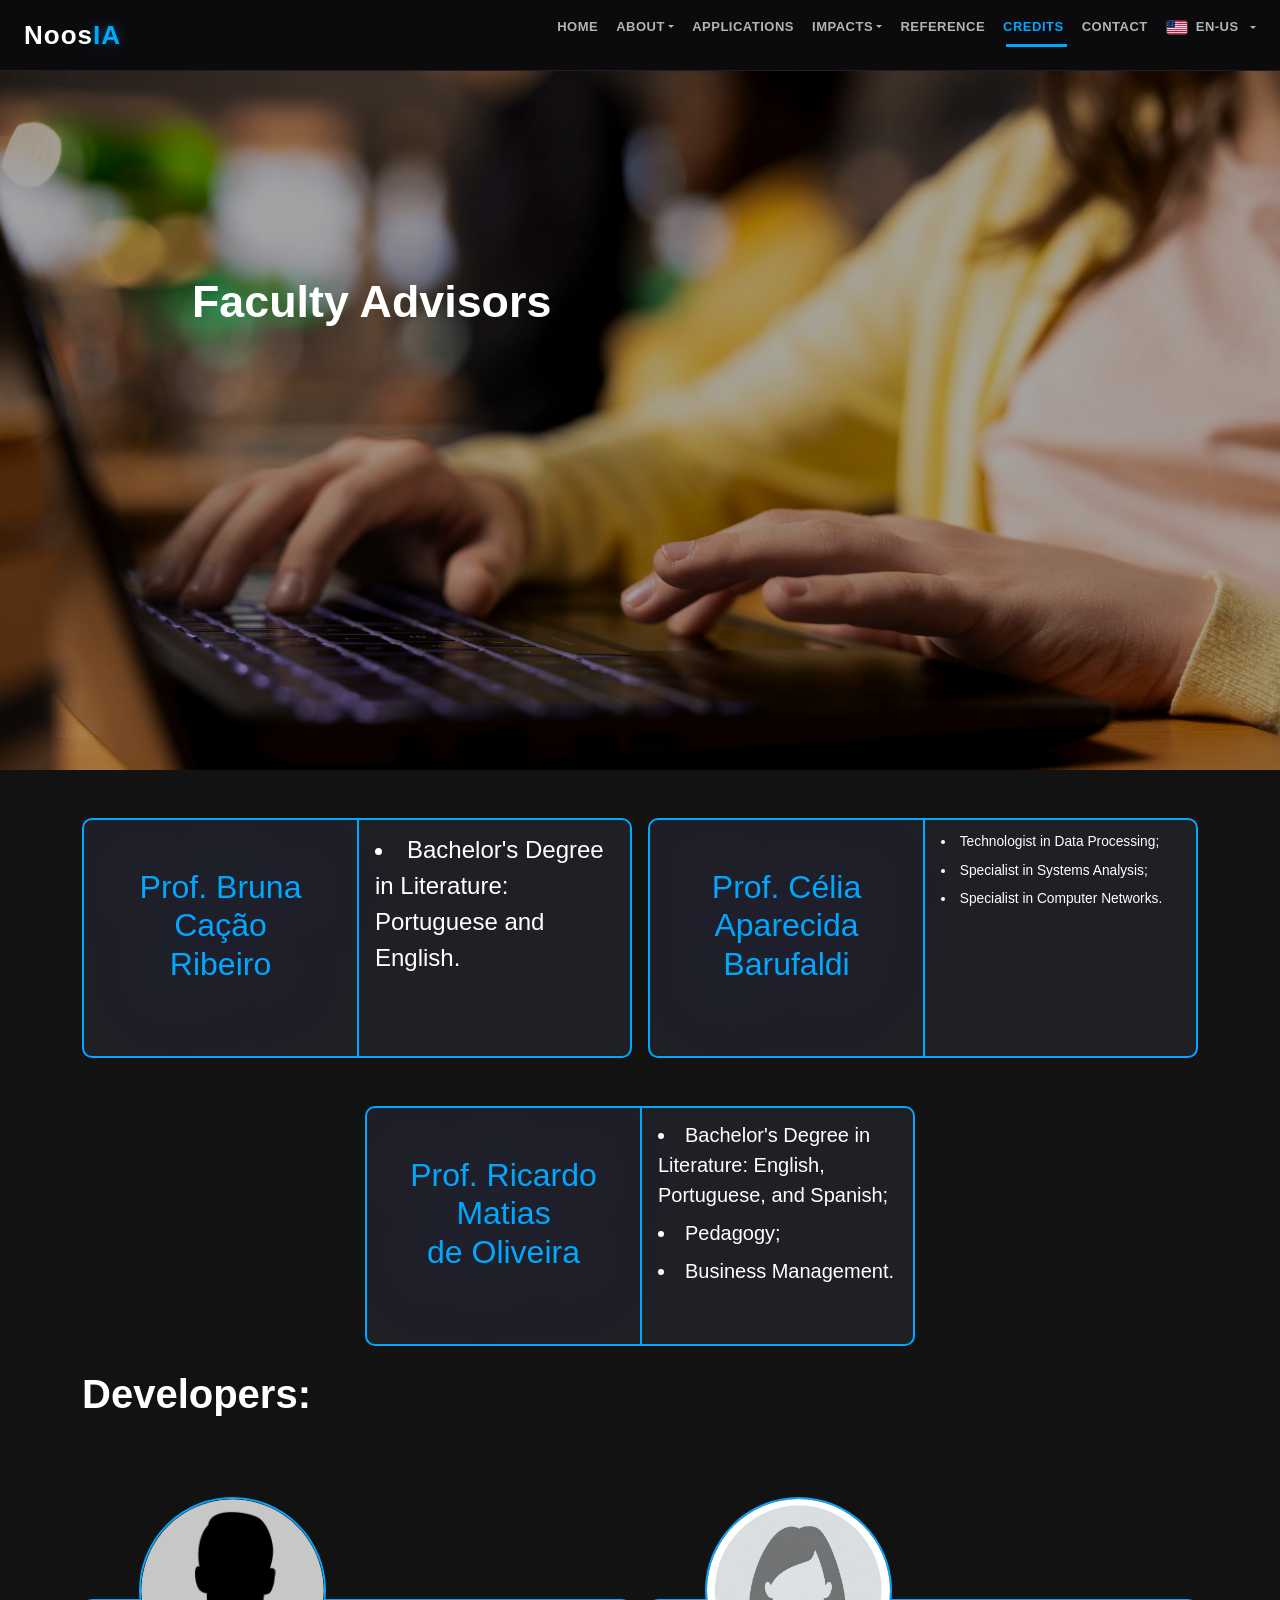
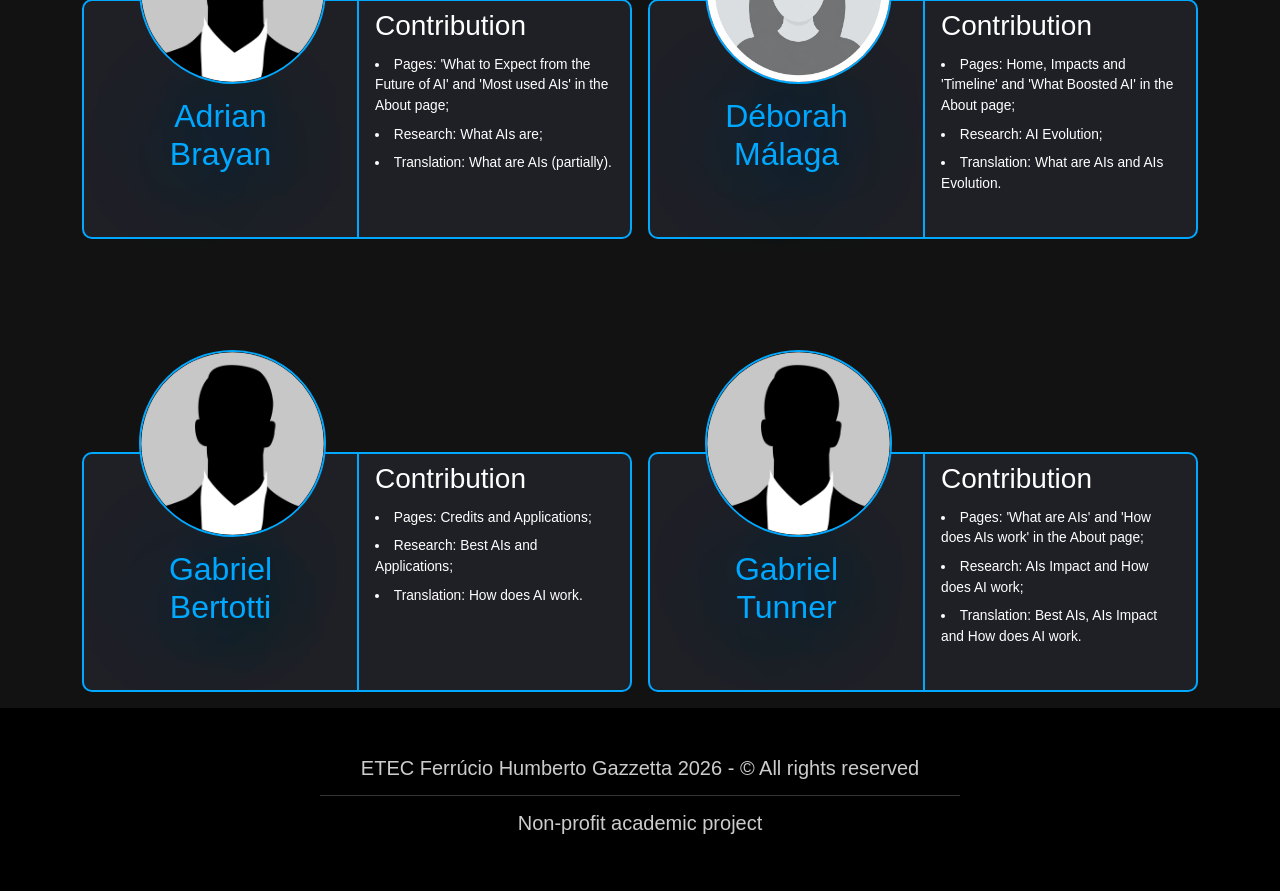
<file: creditos_ingles.html>
<!DOCTYPE html>
<html lang="en">
 <head>
  <meta charset="UTF-8">
  <meta name="viewport" content="width=device-width, initial-scale=1.0">
  <title>NoosIA - Discover the technology that is revolutionizing the world.</title>
  <link rel="icon" type="image/png" href="img/icone.png">
  <link href="https://cdn.jsdelivr.net/npm/bootstrap@5.3.8/dist/css/bootstrap.min.css" rel="stylesheet" integrity="sha384-sRIl4kxILFvY47J16cr9ZwB07vP4J8+LH7qKQnuqkuIAvNWLzeN8tE5YBujZqJLB" crossorigin="anonymous">
  <link rel="stylesheet" href="style.css">
 </head>
 <body id="topo">
  <header class="header">
   <div class="nav-container">
    <div class="logo">
     <a href="#">Noos<span>IA</span></a>
    </div>
    <button class="menu-toggle" id="menuToggle" aria-label="Open Menu">
     <span></span>
     <span></span>
     <span></span>
    </button>
    <nav class="nav-menu" id="navMenu">
     <ul>
      <li><a href="index_ingles.html">HOME</a></li>
     
      <li class="dropdown">
       <a href="sobre_ingles.html" class="dropdown-toggle">ABOUT</a>
       <ul class="dropdown-menu">
        <li><a href="sobre_ingles.html#o-que-e">Definition</a></li>
        <li><a href="sobre_ingles.html#como-funciona">Operation</a></li>
        <li><a href="sobre_ingles.html#evolucao-ias">Evolution</a></li>
        <li><a href="sobre_ingles.html#melhores-ias">Best </a></li>
       </ul>
      </li>
      <li><a href="aplicacoes_ingles.html">APPLICATIONS</a></li>
      <li class="dropdown">
       <a href="impactos_ingles.html" class="dropdown-toggle">IMPACTS</a>
       <ul class="dropdown-menu">
        <li><a href="impactos_ingles.html#negativos">Negative</a></li>
        <li><a href="impactos_ingles.html#positivos">Positive</a></li>
       </ul>
      </li>
      <li><a href="bibliografias_ingles.html">REFERENCE</a></li>
      <li class="dropdown">
       <a href="creditos_ingles.html" class="dropdown-toggle active"">CREDITS</a>
       <ul class="dropdown-menu">
        <li><a href="creditos_ingles.html#orientadores">Advisors</a></li>
        <li><a href="creditos_ingles.html#desenvolvedores">Developers</a></li>
       </ul>
      </li>
      <li><a href="contato_ingles.html">CONTACT</a></li>
      <li class="dropdown lang-picker">
       <a href="javascript:void(0)" class="dropdown-toggle lang-link">
        <img src="img/USA.jpg" alt="US Flag" class="flag-img"> EN-US
       </a>
       <ul class="dropdown-menu">
        <li>
         <a href="creditos.html">
          <img src="img/BR.jpg" alt="Brazil Flag" class="flag-img"> PT-BR
         </a>
        </li>
       </ul>
      </li>
     </ul>
    </nav>
   </div>
  </header>
  <main>
   <section>
    <div id="carouselExampleCaptions" class="carousel slide" data-bs-ride="carousel">
     <div class="carousel-inner">
      <div class="carousel-item active">
       <img src="img/banner-cred.jpg" class="d-block w-100 carousel-img" alt="Artificial Intelligence 1">
       <div class="carousel-caption">
        <h5>Faculty Advisors</h5>
       </div>
      </div>
     </div>
    </div>
   </section>
   <section id="orientadores" class="container mt-5 mb-3">
   
    <div class="row gx-3 gy-5 row-cols-sm-2 justify-content-center align-content-center">
     <div class="col">
      <div class="col-base orientador d-flex">
       <div class="col-profile px-4 pt-5 w-50 text-center position-relative">
        <h2>Prof. Bruna<br>Cação<br>Ribeiro</h2>
       </div>
       <div class="col-about px-3 py-2 w-50">
        <ul>
         <li class="py-1 fs-4">Bachelor's Degree in Literature: Portuguese and English.</li>
        </ul>
       </div>
      </div>
     </div>
     <div class="col">
      <div class="col-base orientador d-flex">
       <div class="col-profile px-4 pt-5 w-50 text-center position-relative">
        <h2>Prof. Célia<br>Aparecida<br>Barufaldi</h2>
       </div>
       <div class="col-about px-3 py-2 w-50">
        <ul>
         <li class="py-1">Technologist in Data Processing;</li>
         <li class="py-1">Specialist in Systems Analysis;</li>
         <li class="py-1">Specialist in Computer Networks.</li>
        </ul>
       </div>
      </div>
     </div>
     <div class="col">
      <div class="col-base orientador d-flex">
       <div class="col-profile px-4 pt-5 w-50 text-center position-relative">
        <h2>Prof. Ricardo<br>Matias<br>de Oliveira</h2>
       </div>
       <div class="col-about px-3 py-2 w-50">
        <ul>
         <li class="py-1 fs-5">Bachelor's Degree in Literature: English, Portuguese, and Spanish;</li>
         <li class="py-1 fs-5">Pedagogy;</li>
         <li class="py-1 fs-5">Business Management.</li>
        </ul>
       </div>
      </div>
     </div>
    </div>
   </section>
   <section id="desenvolvedores" class="container mt-4 mb-3">
    <h1 class="fw-bold mb-3">Developers: </h1>
    <div class="row gx-3 gy-5 row-cols-sm-2 justify-content-center align-content-center">
     <div class="col">
      <div class="col-base d-flex">
       <div class="col-profile px-4 pt-5 w-50 text-center position-relative">
        <div class="profile-div">
         <img class="w-75" src="img/im.jpeg">
        </div>
        <h2 class="mt-5">Adrian<br>Brayan</h2>
       
       </div>
       <div class="col-about px-3 py-2 w-50">
        <h3 class="">Contribution</h3>
        <ul>
         <li class="py-1">Pages: 'What to Expect from the Future of AI' and 'Most used AIs' in the About page;</li>
         <li class="py-1">Research: What AIs are;</li>
         <li class="py-1">Translation: What are AIs (partially).</li>
        </ul>
       </div>
      </div>
     </div>
     <div class="col">
      <div class="col-base d-flex">
       <div class="col-profile px-4 pt-5 w-50 text-center position-relative">
        <div class="profile-div">
         <img class="w-75" src="img/deb.jpeg">
        </div>
        <h2 class="mt-5">Déborah<br>Málaga</h2>
       
       </div>
       <div class="col-about px-3 py-2 w-50">
        <h3 class="">Contribution</h3>
        <ul>
         <li class="py-1">Pages: Home, Impacts and 'Timeline' and 'What Boosted AI' in the About page;</li>
         <li class="py-1">Research: AI Evolution;</li>
         <li class="py-1">Translation: What are AIs and AIs Evolution.</li>
        </ul>
       </div>
      </div>
     </div>
     <div class="col">
      <div class="col-base d-flex">
       <div class="col-profile px-4 pt-5 w-50 text-center position-relative">
        <div class="profile-div">
         <img class="w-75" src="img/im.jpeg">
        </div>
        <h2 class="mt-5">Gabriel<br>Bertotti</h2>
       
       </div>
       <div class="col-about px-3 py-2 w-50">
        <h3 class="">Contribution</h3>
        <ul>
         <li class="py-1">Pages: Credits and Applications;</li>
         <li class="py-1">Research: Best AIs and Applications;</li>
         <li class="py-1">Translation: How does AI work.</li>
        </ul>
       </div>
      </div>
     </div>
     <div class="col">
      <div class="col-base d-flex">
       <div class="col-profile px-4 pt-5 w-50 text-center position-relative">
        <div class="profile-div">
         <img class="w-75" src="img/im.jpeg">
        </div>
        <h2 class="mt-5">Gabriel<br>Tunner</h2>
       
       </div>
       <div class="col-about px-3 py-2 w-50">
        <h3 class="">Contribution</h3>
        <ul>
         <li class="py-1">Pages: 'What are AIs' and 'How does AIs work' in the About page;</li>
         <li class="py-1">Research: AIs Impact and How does AI work;</li>
         <li class="py-1">Translation: Best AIs, AIs Impact and How does AI work.</li>
        </ul>
       </div>
      </div>
     </div>
    </div>
   </section>
   
   <a href="#topo" id="btn-ancora" class="btn-ancora" title="Voltar ao topo">
				<img src="img/ancora.png" alt="Voltar ao topo">
			</a>
   
   <section class="py-5 bg-dark text-white">
    <footer>
     <h5>ETEC Ferrúcio Humberto Gazzetta 2026 - &copy; All rights reserved</h5>
     <hr>
     <h5>Non-profit academic project</h5>
    </footer>
   </section>
  </main>
  <script> 
			window.addEventListener('scroll', function () { const btnAncora = document.getElementById('btn-ancora'); 
			if (window.scrollY > 150) { btnAncora.classList.add('visivel'); } else { btnAncora.classList.remove('visivel');
			} }); 
		</script>
  <script src="https://cdn.jsdelivr.net/npm/bootstrap@5.3.8/dist/js/bootstrap.bundle.min.js" integrity="sha384-FKyoEForCGlyvwx9Hj09JcYn3nv7wiPVlz7YYwJrWVcXK/BmnVDxM+D2scQbITxI" crossorigin="anonymous"></script>
  <script src="script.js"></script>
 </body>
</html>
</file>
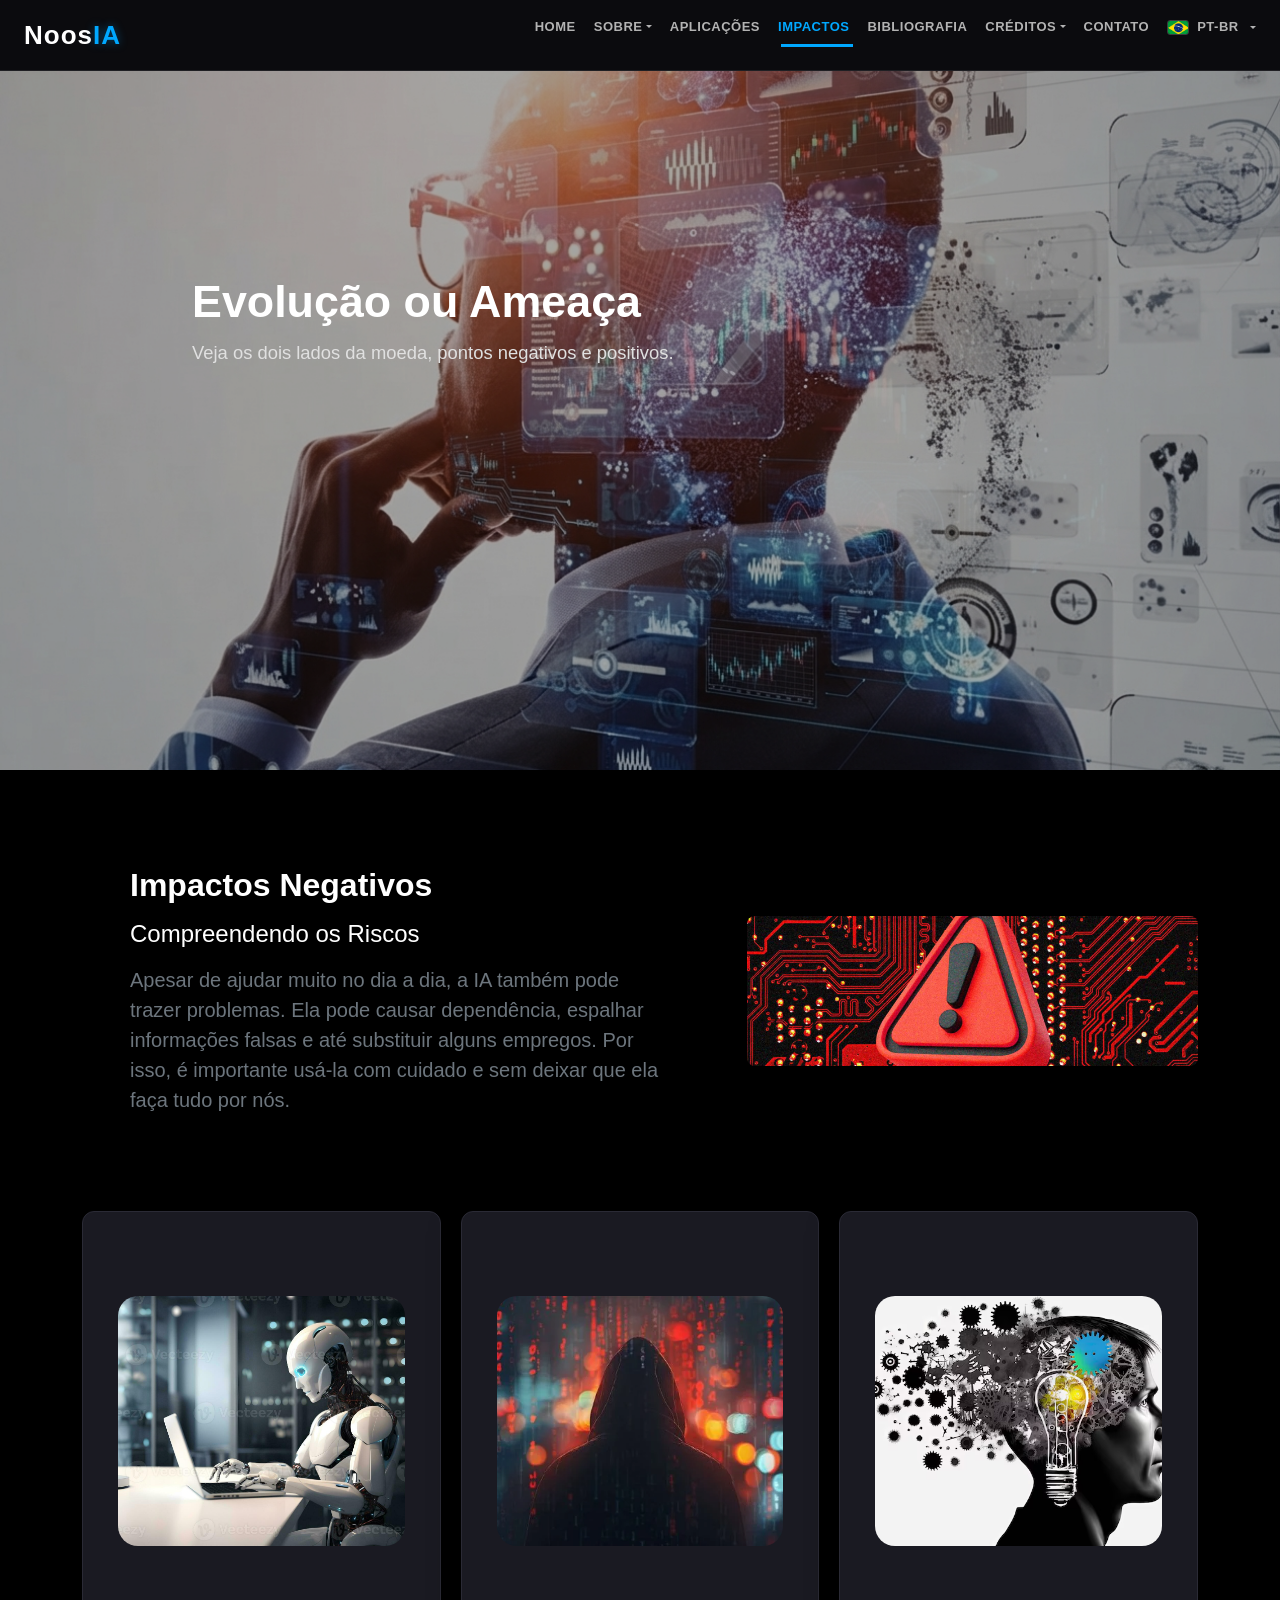
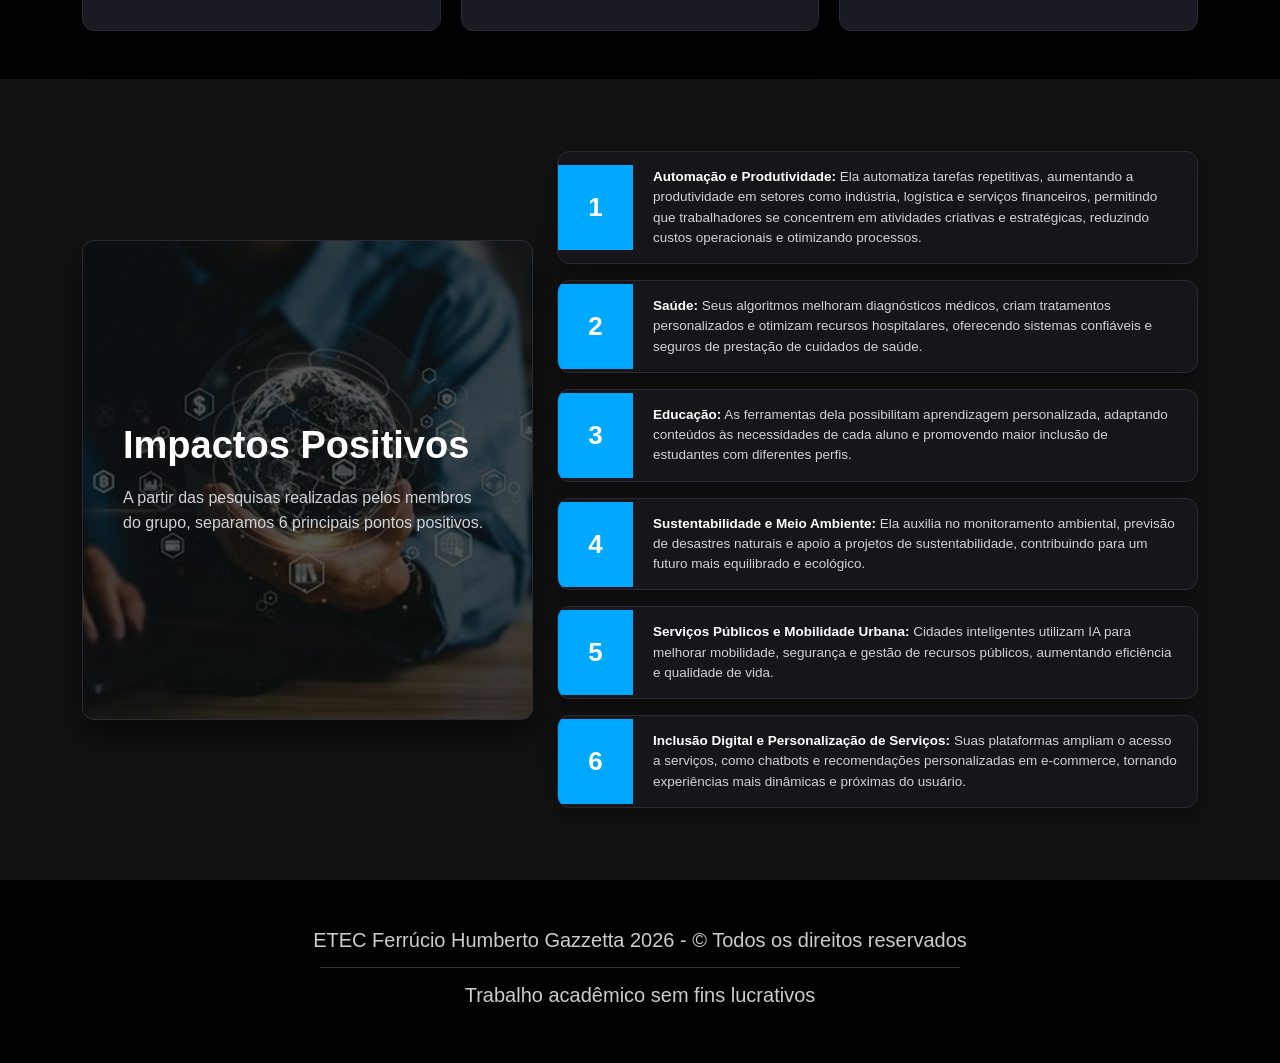
<file: impactos.html>
<!DOCTYPE html>
<html lang="pt-BR">
	<head>
		<meta charset="UTF-8">
		<meta name="viewport" content="width=device-width, initial-scale=1.0">
		<title>NoosIA - Conheça a tecnologia que está revolucionando o mundo.</title>
		<link rel="icon" type="image/png" href="img/icone.png">
		<link href="https://cdn.jsdelivr.net/npm/bootstrap@5.3.8/dist/css/bootstrap.min.css" rel="stylesheet" integrity="sha384-sRIl4kxILFvY47J16cr9ZwB07vP4J8+LH7qKQnuqkuIAvNWLzeN8tE5YBujZqJLB" crossorigin="anonymous">
		<link rel="stylesheet" href="style.css">
	</head>
	<body id="topo">
		<header class="header">
			<div class="nav-container">
				<div class="logo">
					<a href="#">Noos<span>IA</span></a>
				</div>
				<button class="menu-toggle" id="menuToggle" aria-label="Abrir Menu">
					<span></span>
					<span></span>
					<span></span>
				</button>
				<nav class="nav-menu" id="navMenu">
					<ul>
						<li><a href="index.html">HOME</a></li>
						<li class="dropdown">
							<a href="sobre.html" class="dropdown-toggle">SOBRE</a>
							<ul class="dropdown-menu">
								<li><a href="sobre.html#o-que-e">Definição</a></li>
								<li><a href="sobre.html#como-funciona">Funcionamento</a></li>
								<li><a href="sobre.html#evolucao-ias">Evolução</a></li>
								<li><a href="sobre.html#melhores-ias">Melhores</a></li>
							</ul>
						</li>
						<li><a href="aplicacoes.html">APLICAÇÕES</a></li>
						<li class="dropdown">
							<a href="impactos.html" class="dropdown-toggle active">IMPACTOS</a>
							<ul class="dropdown-menu">
								<li><a href="impactos.html#negativos">Negativos</a></li>
								<li><a href="impactos.html#positivos">Positivos</a></li>
							</ul>
						</li>
						<li><a href="bibliografias.html">BIBLIOGRAFIA</a></li>
						<li class="dropdown">
							<a href="creditos.html" class="dropdown-toggle">CRÉDITOS</a>
							<ul class="dropdown-menu">
								<li><a href="creditos.html#orientadores">Orientadores</a></li>
								<li><a href="creditos.html#desenvolvedores">Desenvolvedores</a></li>
							</ul>
						</li>
						<li><a href="contato.html">CONTATO</a></li>
						<li class="dropdown lang-picker">
							<a href="javascript:void(0)" class="dropdown-toggle lang-link">
								<img src="img/BR.jpg" alt="Bandeira do Brasil" class="flag-img"> PT-BR
							</a>
							<ul class="dropdown-menu">
								<li>
									<a href="impactos_ingles.html">
										<img src="img/USA.jpg" alt="Bandeira dos EUA" class="flag-img"> EN-US
									</a>
								</li>
							</ul>
						</li>
					</ul>
				</nav>
			</div>
		</header>
		
		<main>
			<section>
				<div id="carouselExampleCaptions" class="carousel slide" data-bs-ride="carousel">
					<div class="carousel-inner">
						<div class="carousel-item active">
							<img src="img/banner-imp.jpg" class="d-block w-100 carousel-img" alt="Inteligência Artificial 1">
							<div class="carousel-caption">
								<h5>Evolução ou Ameaça</h5>
								<p>Veja os dois lados da moeda, pontos negativos e positivos.</p>
							</div>
						</div>
					</div>
				</div>
			</section>
			<section class="py-5 bg-dark text-white" id="negativos">
				<div class="container">
					<div class="row align-items-center mb-5">
						<div class="col-lg-7 col-md-6 text-start">
							<div class="intro-box p-4 p-md-5 rounded-3">
								<h2 class="fw-bold mb-3">Impactos Negativos</h2>
								<h4 class="text-white mb-3">Compreendendo os Riscos</h4>
								<p class="text-secondary fs-5 mb-0">
								Apesar de ajudar muito no dia a dia, a IA também pode trazer problemas. Ela pode causar dependência, espalhar informações falsas e até substituir alguns empregos. Por isso, é importante usá-la com cuidado e sem deixar que ela faça tudo por nós.
								</p>
							</div>
						</div>
						<div class="col-lg-5 col-md-6 text-center mt-4 mt-md-0">
							<div class="intro-img-wrapper">
								<img src="img/negativo.jpeg" alt="Impactos Negativos da IA" class="img-fluid rounded shadow w-100">
							</div>
						</div>
					</div>
				</div>
				<div class="container">
					<div class="row">
						<div class="col-12">
							<div class="cards-container justify-content-between p-0 flex-wrap" style="display: flex; gap: 20px;">
								<div class="card-hover-effect" style="flex: 1; min-width: 280px;">
									<div class="face face1">
										<div class="content">
											<h2>Desemprego</h2>
											<p><strong>Automatização em massa e desemprego estrutural</strong><br><br>A substituição de mão de obra humana por máquinas e algoritmos é uma das desvantagens da inteligência artificial. A IA automatiza tarefas repetitivas em setores como logística, atendimento ao cliente, serviços bancários e manufatura.<br><br>Isso representa uma reorganização profunda, que pode gerar desemprego estrutural e aumentar as desigualdades sociais.</p>
										</div>
									</div>
									<div class="face face2">
										<div class="card-img-wrapper">
											<img src="img/desemprego.jpeg">
										</div>
									</div>
								</div>
								<div class="card-hover-effect" style="flex: 1; min-width: 280px;">
									<div class="face face1">
										<div class="content">
											<h2>Privacidade</h2>
											<p><strong>Exploração de dados e invasão de privacidade</strong><br><br>Os sistemas de inteligência artificial precisam de grandes volumes de dados para funcionarem com eficácia. Essa necessidade de coleta constante levanta sérias preocupações quanto à privacidade dos usuários e à segurança da informação.<br><br>Em muitos casos, não fica claro se os dados foram obtidos com consentimento ou como serão usados. O uso abusivo dessas informações pode gerar situações de vigilância, exposição e manipulação indevida.</p>
										</div>
									</div>
									<div class="face face2">
										<div class="card-img-wrapper">
											<img src="img/hacker.jpeg">
										</div>
									</div>
								</div>
								<div class="card-hover-effect" style="flex: 1; min-width: 280px;">
									<div class="face face1">
										<div class="content">
											<h2>Decisões</h2>
											<p><strong>Substituição de decisões humanas em contextos sensíveis</strong><br><br>O uso de IA em decisões judiciais, médicas ou educacionais levanta uma questão ética crucial: até que ponto devemos delegar decisões humanas a sistemas automatizados? Em muitos casos, algoritmos podem não considerar contextos individuais, nuances emocionais ou realidades sociais, comprometendo a justiça, a empatia e a equidade das decisões.</p>
										</div>
									</div>
									<div class="face face2">
										<div class="card-img-wrapper">
											<img src="img/pensamento.jpg">
										</div>
									</div>
								</div>
							</div>
						</div>
					</div>
				</div>
			</section>
			<section class="container my-5 py-4" id="positivos">
				<div class="row align-items-center g-4">
					<div class="col-lg-5">
						<div class="impactos-left-card">
							<div class="impactos-left-content">
								<h2 class="fw-bold mb-3">Impactos Positivos</h2>
								<p class="mb-0">A partir das pesquisas realizadas pelos membros do grupo, separamos 6 principais pontos positivos.</p>
							</div>
						</div>
					</div>
					<div class="col-lg-7">
						<div class="d-flex flex-column gap-3">
							<div class="topico-horizontal-card">
								<div class="topico-numero">1</div>
								<div class="topico-texto">
									<strong>Automação e Produtividade:</strong> Ela automatiza tarefas repetitivas, aumentando a produtividade em setores como indústria, logística e serviços financeiros, permitindo que trabalhadores se concentrem em atividades criativas e estratégicas, reduzindo custos operacionais e otimizando processos.
								</div>
							</div>
							<div class="topico-horizontal-card">
								<div class="topico-numero">2</div>
								<div class="topico-texto">
									<strong>Saúde:</strong> Seus algoritmos melhoram diagnósticos médicos, criam tratamentos personalizados e otimizam recursos hospitalares, oferecendo sistemas confiáveis e seguros de prestação de cuidados de saúde.
								</div>
							</div>
							<div class="topico-horizontal-card">
								<div class="topico-numero">3</div>
								<div class="topico-texto">
									<strong>Educação:</strong> As ferramentas dela possibilitam aprendizagem personalizada, adaptando conteúdos às necessidades de cada aluno e promovendo maior inclusão de estudantes com diferentes perfis.
								</div>
							</div>
							<div class="topico-horizontal-card">
								<div class="topico-numero">4</div>
								<div class="topico-texto">
									<strong>Sustentabilidade e Meio Ambiente:</strong> Ela auxilia no monitoramento ambiental, previsão de desastres naturais e apoio a projetos de sustentabilidade, contribuindo para um futuro mais equilibrado e ecológico.
								</div>
							</div>
							<div class="topico-horizontal-card">
								<div class="topico-numero">5</div>
								<div class="topico-texto">
									<strong>Serviços Públicos e Mobilidade Urbana:</strong> Cidades inteligentes utilizam IA para melhorar mobilidade, segurança e gestão de recursos públicos, aumentando eficiência e qualidade de vida.
								</div>
							</div>
							<div class="topico-horizontal-card">
								<div class="topico-numero">6</div>
								<div class="topico-texto">
									<strong>Inclusão Digital e Personalização de Serviços:</strong> Suas plataformas ampliam o acesso a serviços, como chatbots e recomendações personalizadas em e-commerce, tornando experiências mais dinâmicas e próximas do usuário.
								</div>
							</div>
						</div>
					</div>
				</div>
			</section>
			
			<a href="#topo" id="btn-ancora" class="btn-ancora" title="Voltar ao topo">
				<img src="img/ancora.png" alt="Voltar ao topo">
			</a>
			
			<section class="py-5 bg-dark text-white">
				<footer>
					<h5>ETEC Ferrúcio Humberto Gazzetta 2026 - &copy; Todos os direitos reservados</h5>
					<hr>
					<h5>Trabalho acadêmico sem fins lucrativos</h5>
				</footer>
			</section>
		</main>
		<script> 
			window.addEventListener('scroll', function () { const btnAncora = document.getElementById('btn-ancora'); 
			if (window.scrollY > 150) { btnAncora.classList.add('visivel'); } else { btnAncora.classList.remove('visivel');
			} }); 
		</script>
		<script src="https://cdn.jsdelivr.net/npm/bootstrap@5.3.8/dist/js/bootstrap.bundle.min.js" integrity="sha384-FKyoEForCGlyvwx9Hj09JcYn3nv7wiPVlz7YYwJrWVcXK/BmnVDxM+D2scQbITxI" crossorigin="anonymous"></script>
		<script src="script.js"></script>
	</body>
</html>
</file>
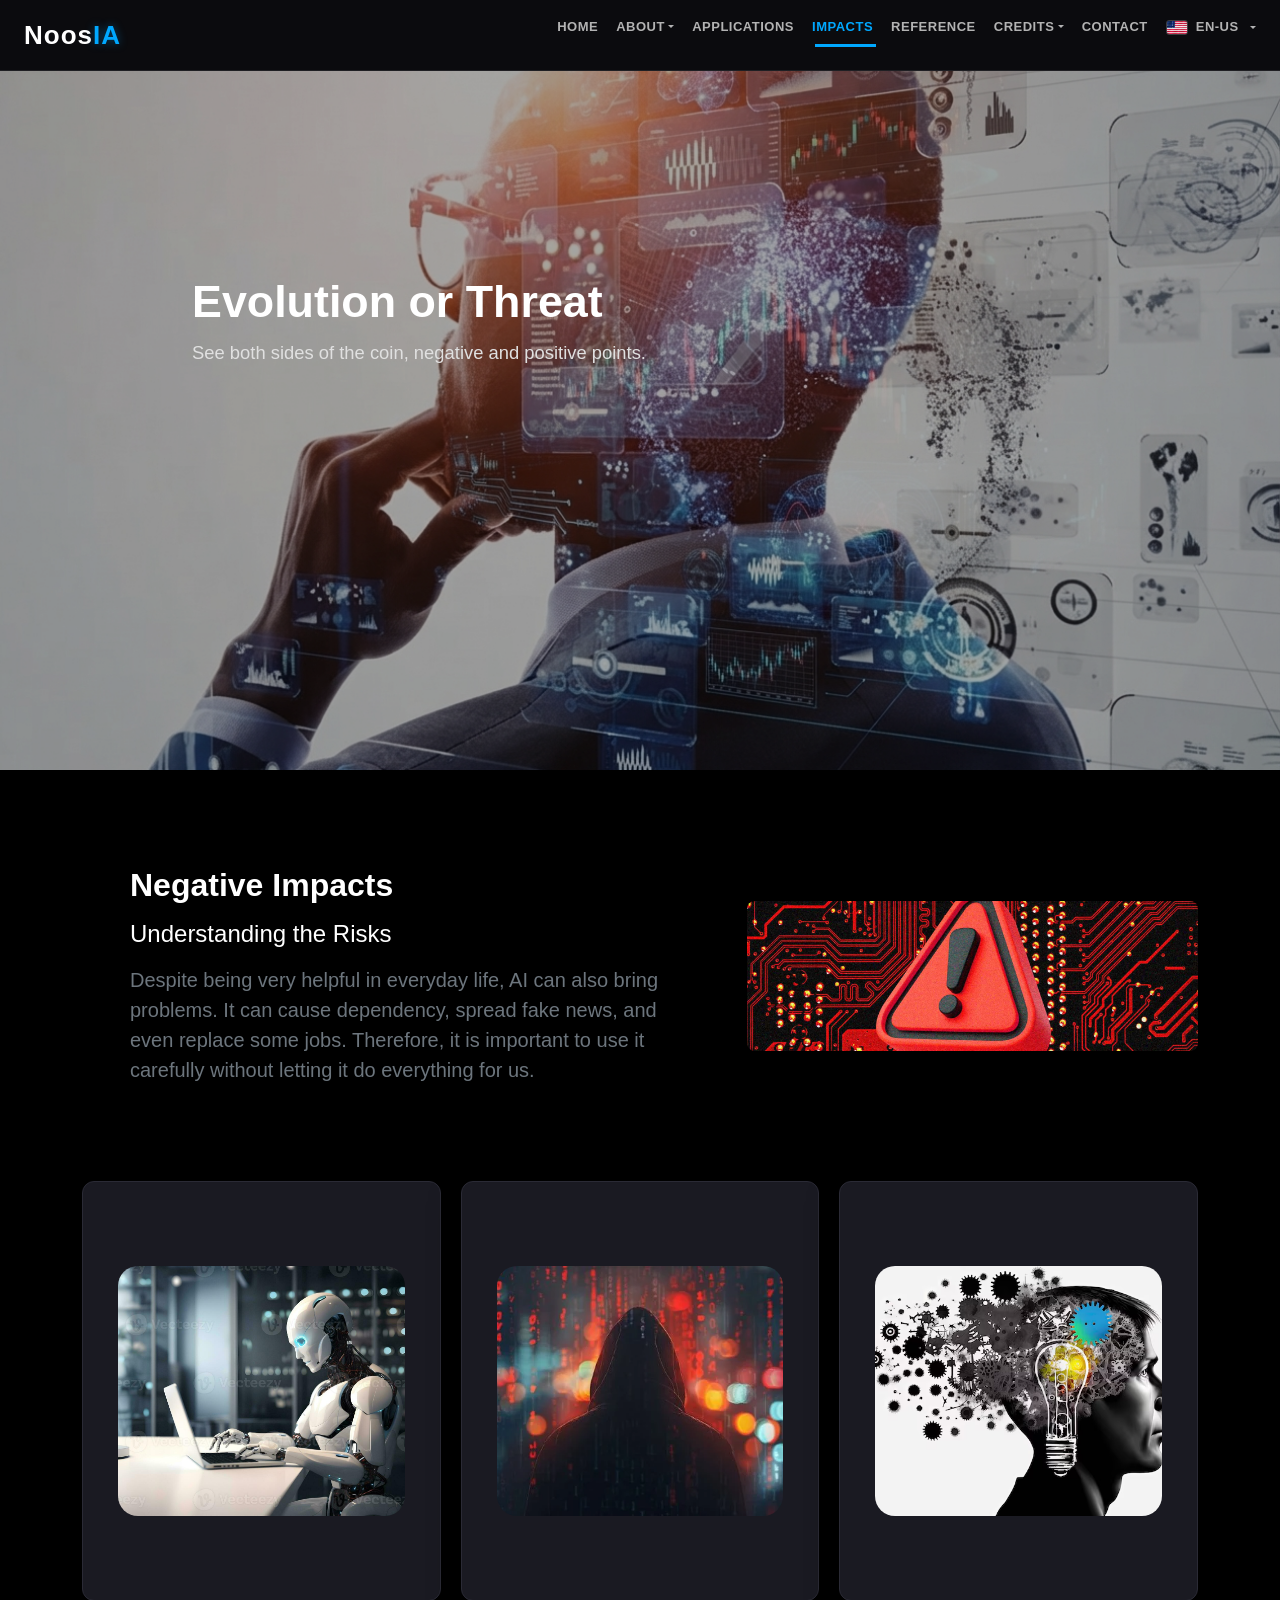
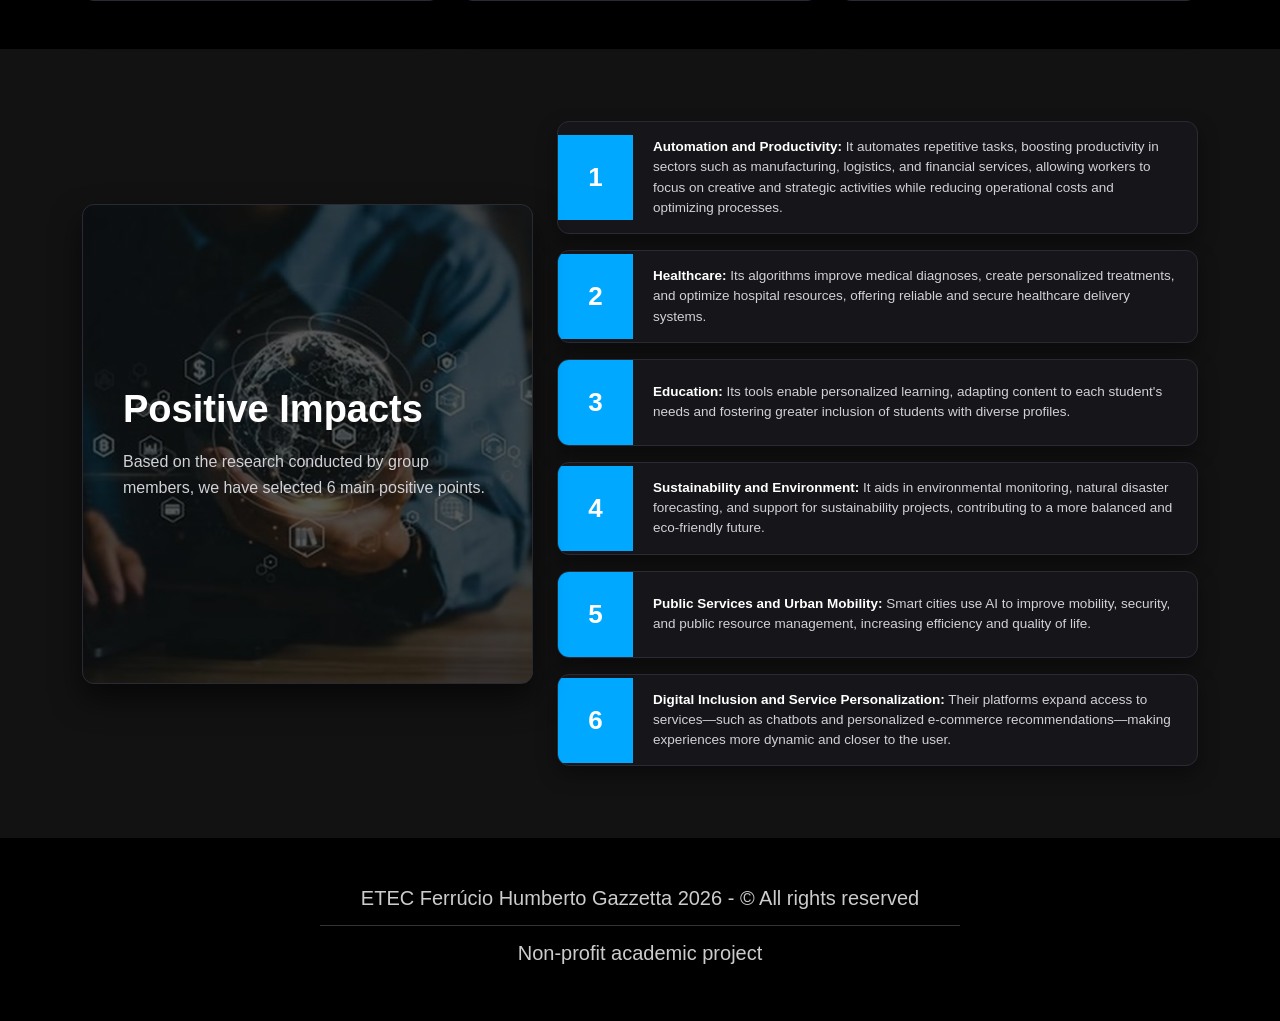
<file: impactos_ingles.html>
<!DOCTYPE html>
<html lang="en">
	<head>
		<meta charset="UTF-8">
		<meta name="viewport" content="width=device-width, initial-scale=1.0">
		<title>NoosIA - Discover the technology that is revolutionizing the world.</title>
		<link rel="icon" type="image/png" href="img/icone.png">
		<link href="https://cdn.jsdelivr.net/npm/bootstrap@5.3.8/dist/css/bootstrap.min.css" rel="stylesheet" integrity="sha384-sRIl4kxILFvY47J16cr9ZwB07vP4J8+LH7qKQnuqkuIAvNWLzeN8tE5YBujZqJLB" crossorigin="anonymous">
		<link rel="stylesheet" href="style.css">
	</head>
	<body id="topo">
		<header class="header">
			<div class="nav-container">
				<div class="logo">
					<a href="#">Noos<span>IA</span></a>
				</div>
				<button class="menu-toggle" id="menuToggle" aria-label="Open Menu">
					<span></span>
					<span></span>
					<span></span>
				</button>
				<nav class="nav-menu" id="navMenu">
					<ul>
						<li><a href="index_ingles.html">HOME</a></li>
						
						<li class="dropdown">
							<a href="sobre_ingles.html" class="dropdown-toggle">ABOUT</a>
							<ul class="dropdown-menu">
								<li><a href="sobre_ingles.html#o-que-e">Definition</a></li>
								<li><a href="sobre_ingles.html#como-funciona">Operation</a></li>
								<li><a href="sobre_ingles.html#evolucao-ias">Evolution</a></li>
								<li><a href="sobre_ingles.html#melhores-ias">Best </a></li>
							</ul>
						</li>
						<li><a href="aplicacoes_ingles.html">APPLICATIONS</a></li>
						<li class="dropdown">
							<a href="impactos_ingles.html" class="dropdown-toggle active">IMPACTS</a>
							<ul class="dropdown-menu">
								<li><a href="impactos_ingles.html#negativos">Negative</a></li>
								<li><a href="impactos_ingles.html#positivos">Positive</a></li>
							</ul>
						</li>
						<li><a href="bibliografias_ingles.html">REFERENCE</a></li>
						<li class="dropdown">
							<a href="creditos_ingles.html" class="dropdown-toggle">CREDITS</a>
							<ul class="dropdown-menu">
								<li><a href="creditos_ingles.html#orientadores">Advisors</a></li>
								<li><a href="creditos_ingles.html#desenvolvedores">Developers</a></li>
							</ul>
						</li>
						<li><a href="contato_ingles.html">CONTACT</a></li>
						<li class="dropdown lang-picker">
							<a href="javascript:void(0)" class="dropdown-toggle lang-link">
								<img src="img/USA.jpg" alt="US Flag" class="flag-img"> EN-US
							</a>
							<ul class="dropdown-menu">
								<li>
									<a href="impactos.html">
										<img src="img/BR.jpg" alt="Brazil Flag" class="flag-img"> PT-BR
									</a>
								</li>
							</ul>
						</li>
					</ul>
				</nav>
			</div>
		</header>
		
		<main>
			<section>
				<div id="carouselExampleCaptions" class="carousel slide" data-bs-ride="carousel">
					<div class="carousel-inner">
						<div class="carousel-item active">
							<img src="img/banner-imp.jpg" class="d-block w-100 carousel-img" alt="Artificial Intelligence 1">
							<div class="carousel-caption">
								<h5>Evolution or Threat</h5>
								<p>See both sides of the coin, negative and positive points.</p>
							</div>
						</div>
					</div>
				</div>
			</section>
			<section class="py-5 bg-dark text-white" id="negativos">
				<div class="container">
					<div class="row align-items-center mb-5">
						<div class="col-lg-7 col-md-6 text-start">
							<div class="intro-box p-4 p-md-5 rounded-3">
								<h2 class="fw-bold mb-3">Negative Impacts</h2>
								<h4 class="text-white mb-3">Understanding the Risks</h4>
								<p class="text-secondary fs-5 mb-0">
								Despite being very helpful in everyday life, AI can also bring problems. It can cause dependency, spread fake news, and even replace some jobs. Therefore, it is important to use it carefully without letting it do everything for us.
								</p>
							</div>
						</div>
						<div class="col-lg-5 col-md-6 text-center mt-4 mt-md-0">
							<div class="intro-img-wrapper">
								<img src="img/negativo.jpeg" alt="Negative Impacts of AI" class="img-fluid rounded shadow w-100">
							</div>
						</div>
					</div>
				</div>
				<div class="container">
					<div class="row">
						<div class="col-12">
							<div class="cards-container justify-content-between p-0 flex-wrap" style="display: flex; gap: 20px;">
								<div class="card-hover-effect" style="flex: 1; min-width: 280px;">
									<div class="face face1">
										<div class="content">
											<h2>Unemployment</h2>
											<p><strong>Mass automation and structural unemployment</strong><br><br>The replacement of human labor by machines and algorithms is one of the disadvantages of artificial intelligence. AI automates repetitive tasks in sectors such as logistics, customer service, banking, and manufacturing.<br><br>This represents a profound reorganization that can lead to structural unemployment and increase social inequalities.</p>
										</div>
									</div>
									<div class="face face2">
										<div class="card-img-wrapper">
											<img src="img/desemprego.jpeg">
										</div>
									</div>
								</div>
								<div class="card-hover-effect" style="flex: 1; min-width: 280px;">
									<div class="face face1">
										<div class="content">
											<h2>Privacy</h2>
											<p><strong>Data exploitation and privacy invasion</strong><br><br>Artificial intelligence systems require large volumes of data to function effectively. This constant need for collection raises serious concerns regarding user privacy and information security.<br><br>In many cases, it remains unclear whether data was obtained with consent or how it will be used. The abusive use of this information can lead to situations of surveillance, exposure, and improper manipulation.</p>
										</div>
									</div>
									<div class="face face2">
										<div class="card-img-wrapper">
											<img src="img/hacker.jpeg">
										</div>
									</div>
								</div>
								<div class="card-hover-effect" style="flex: 1; min-width: 280px;">
									<div class="face face1">
										<div class="content">
											<h2>Decisions</h2>
											<p><strong>Replacing human decisions in sensitive contexts</strong><br><br>The use of AI in judicial, medical, or educational decisions raises a crucial ethical question: to what extent should we delegate human decisions to automated systems? In many cases, algorithms may fail to consider individual contexts, emotional nuances, or social realities, compromising fairness, empathy, and equity in decisions.</p>
										</div>
									</div>
									<div class="face face2">
										<div class="card-img-wrapper">
											<img src="img/pensamento.jpg">
										</div>
									</div>
								</div>
							</div>
						</div>
					</div>
				</div>
			</section>
			<section class="container my-5 py-4" id="positivos">
				<div class="row align-items-center g-4">
					<div class="col-lg-5">
						<div class="impactos-left-card">
							<div class="impactos-left-content">
								<h2 class="fw-bold mb-3">Positive Impacts</h2>
								<p class="mb-0">Based on the research conducted by group members, we have selected 6 main positive points.</p>
							</div>
						</div>
					</div>
					<div class="col-lg-7">
						<div class="d-flex flex-column gap-3">
							<div class="topico-horizontal-card">
								<div class="topico-numero">1</div>
								<div class="topico-texto">
									<strong>Automation and Productivity:</strong> It automates repetitive tasks, boosting productivity in sectors such as manufacturing, logistics, and financial services, allowing workers to focus on creative and strategic activities while reducing operational costs and optimizing processes.
								</div>
							</div>
							<div class="topico-horizontal-card">
								<div class="topico-numero">2</div>
								<div class="topico-texto">
									<strong>Healthcare:</strong> Its algorithms improve medical diagnoses, create personalized treatments, and optimize hospital resources, offering reliable and secure healthcare delivery systems.
								</div>
							</div>
							<div class="topico-horizontal-card">
								<div class="topico-numero">3</div>
								<div class="topico-texto">
									<strong>Education:</strong> Its tools enable personalized learning, adapting content to each student's needs and fostering greater inclusion of students with diverse profiles.
								</div>
							</div>
							<div class="topico-horizontal-card">
								<div class="topico-numero">4</div>
								<div class="topico-texto">
									<strong>Sustainability and Environment:</strong> It aids in environmental monitoring, natural disaster forecasting, and support for sustainability projects, contributing to a more balanced and eco-friendly future.
								</div>
							</div>
							<div class="topico-horizontal-card">
								<div class="topico-numero">5</div>
								<div class="topico-texto">
									<strong>Public Services and Urban Mobility:</strong> Smart cities use AI to improve mobility, security, and public resource management, increasing efficiency and quality of life.
								</div>
							</div>
							<div class="topico-horizontal-card">
								<div class="topico-numero">6</div>
								<div class="topico-texto">
									<strong>Digital Inclusion and Service Personalization:</strong> Their platforms expand access to services—such as chatbots and personalized e-commerce recommendations—making experiences more dynamic and closer to the user.
								</div>
							</div>
						</div>
					</div>
				</div>
			</section>
			
			<a href="#topo" id="btn-ancora" class="btn-ancora" title="Voltar ao topo">
				<img src="img/ancora.png" alt="Voltar ao topo">
			</a>
			
			<section class="py-5 bg-dark text-white">
				<footer>
					<h5>ETEC Ferrúcio Humberto Gazzetta 2026 - &copy; All rights reserved</h5>
					<hr>
					<h5>Non-profit academic project</h5>
				</footer>
			</section>
		</main>
		<script src="https://cdn.jsdelivr.net/npm/bootstrap@5.3.8/dist/js/bootstrap.bundle.min.js" integrity="sha384-FKyoEForCGlyvwx9Hj09JcYn3nv7wiPVlz7YYwJrWVcXK/BmnVDxM+D2scQbITxI" crossorigin="anonymous"></script>
		<script src="script.js"></script>
	</body>
</html>
</file>
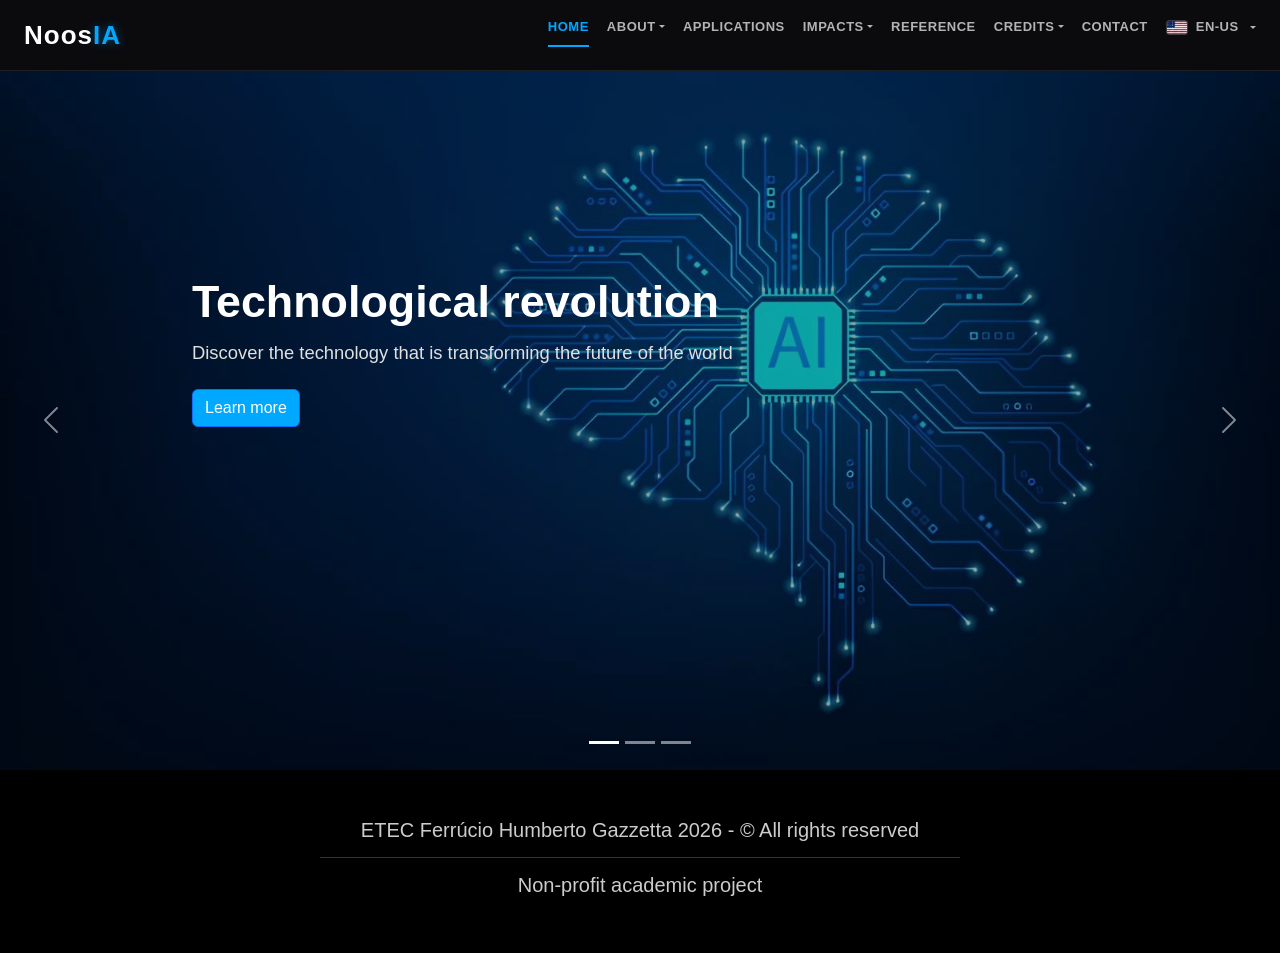
<file: index_ingles.html>
<!DOCTYPE html>
<html lang="en">
	<head>
		<meta charset="UTF-8">
		<meta name="viewport" content="width=device-width, initial-scale=1.0">
		<title>NoosIA - Discover the technology that is revolutionizing the world.</title>
		<link rel="icon" type="image/png" href="img/icone.png">
		<link href="https://cdn.jsdelivr.net/npm/bootstrap@5.3.8/dist/css/bootstrap.min.css" rel="stylesheet" integrity="sha384-sRIl4kxILFvY47J16cr9ZwB07vP4J8+LH7qKQnuqkuIAvNWLzeN8tE5YBujZqJLB" crossorigin="anonymous">
		<link rel="stylesheet" href="style.css">
	</head>
	<body>
		<header class="header">
			<div class="nav-container">
				<div class="logo">
					<a href="#">Noos<span>IA</span></a>
				</div>
				<button class="menu-toggle" id="menuToggle" aria-label="Open Menu">
					<span></span>
					<span></span>
					<span></span>
				</button>
				<nav class="nav-menu" id="navMenu">
					<ul>
						<li><a href="index_ingles.html" class="active">HOME</a></li>
						
						<li class="dropdown">
							<a href="sobre_ingles.html" class="dropdown-toggle">ABOUT</a>
							<ul class="dropdown-menu">
								<li><a href="sobre_ingles.html#o-que-e">Definition</a></li>
								<li><a href="sobre_ingles.html#como-funciona">Operation</a></li>
								<li><a href="sobre_ingles.html#evolucao-ias">Evolution</a></li>
								<li><a href="sobre_ingles.html#melhores-ias">Best </a></li>
							</ul>
						</li>
						<li><a href="aplicacoes_ingles.html">APPLICATIONS</a></li>
						<li class="dropdown">
							<a href="impactos_ingles.html" class="dropdown-toggle">IMPACTS</a>
							<ul class="dropdown-menu">
								<li><a href="impactos_ingles.html#negativos">Negative</a></li>
								<li><a href="impactos_ingles.html#positivos">Positive</a></li>
							</ul>
						</li>
						<li><a href="bibliografias_ingles.html">REFERENCE</a></li>
						<li class="dropdown">
							<a href="creditos_ingles.html" class="dropdown-toggle">CREDITS</a>
							<ul class="dropdown-menu">
								<li><a href="creditos_ingles.html#orientadores">Advisors</a></li>
								<li><a href="creditos_ingles.html#desenvolvedores">Developers</a></li>
							</ul>
						</li>
						<li><a href="contato_ingles.html">CONTACT</a></li>
						<li class="dropdown lang-picker">
							<a href="javascript:void(0)" class="dropdown-toggle lang-link">
								<img src="img/USA.jpg" alt="US Flag" class="flag-img"> EN-US
							</a>
							<ul class="dropdown-menu">
								<li>
									<a href="index.html">
										<img src="img/BR.jpg" alt="Brazil Flag" class="flag-img"> PT-BR
									</a>
								</li>
							</ul>
						</li>
					</ul>
				</nav>
			</div>
		</header>

		<main>
			<section>
				<div id="carouselExampleCaptions" class="carousel slide" data-bs-ride="carousel">
					<div class="carousel-indicators">
						<button type="button" data-bs-target="#carouselExampleCaptions" data-bs-slide-to="0" class="active" aria-current="true" aria-label="Slide 1"></button>
						<button type="button" data-bs-target="#carouselExampleCaptions" data-bs-slide-to="1" aria-label="Slide 2"></button>
						<button type="button" data-bs-target="#carouselExampleCaptions" data-bs-slide-to="2" aria-label="Slide 3"></button>
					</div>
					<div class="carousel-inner">
						<div class="carousel-item active">
							<img src="img/IA4.jpg" class="d-block w-100 carousel-img" alt="Artificial Intelligence 1">
							<div class="carousel-caption">
								<h5>Technological revolution</h5>
								<p>Discover the technology that is transforming the future of the world</p>
								<a href="sobre.html" class="btn btn-primary mt-2">Learn more</a>
							</div>
						</div>
						<div class="carousel-item">
							<img src="img/IA2.jpg" class="d-block w-100 carousel-img" alt="Artificial Intelligence 2">
							<div class="carousel-caption">
								<h5>Impacts on society</h5>
								<p>Discover how AI impacts us negatively and positively</p>
								<a href="impactos.html" class="btn btn-primary mt-2">Learn more</a>
							</div>
						</div>
						<div class="carousel-item">
							<img src="img/IA1.jpg" class="d-block w-100 carousel-img" alt="Artificial Intelligence 3">
							<div class="carousel-caption">
								<h5>Daily life application</h5>
								<p>See practical applications of AI in healthcare, education, and smart homes</p>
								<a href="aplicacoes.html" class="btn btn-primary mt-2">Learn more</a>
							</div>
						</div>
					</div>
					<button class="carousel-control-prev" type="button" data-bs-target="#carouselExampleCaptions" data-bs-slide="prev">
						<span class="carousel-control-prev-icon" aria-hidden="true"></span>
						<span class="visually-hidden">Previous</span>
					</button>
					<button class="carousel-control-next" type="button" data-bs-target="#carouselExampleCaptions" data-bs-slide="next">
						<span class="carousel-control-next-icon" aria-hidden="true"></span>
						<span class="visually-hidden">Next</span>
					</button>
				</div>
			</section>
			
			<a href="#topo" id="btn-ancora" class="btn-ancora" title="Voltar ao topo">
				<img src="img/ancora.png" alt="Voltar ao topo">
			</a>

			<section class="py-5 bg-dark text-white">
				<footer>
					<h5>ETEC Ferrúcio Humberto Gazzetta 2026 - &copy; All rights reserved</h5>
					<hr>
					<h5>Non-profit academic project</h5>
				</footer>
			</section>
		</main>
		<script src="https://cdn.jsdelivr.net/npm/bootstrap@5.3.8/dist/js/bootstrap.bundle.min.js" integrity="sha384-FKyoEForCGlyvwx9Hj09JcYn3nv7wiPVlz7YYwJrWVcXK/BmnVDxM+D2scQbITxI" crossorigin="anonymous"></script>
		<script src="script.js"></script>
	</body>
</html>
</file>
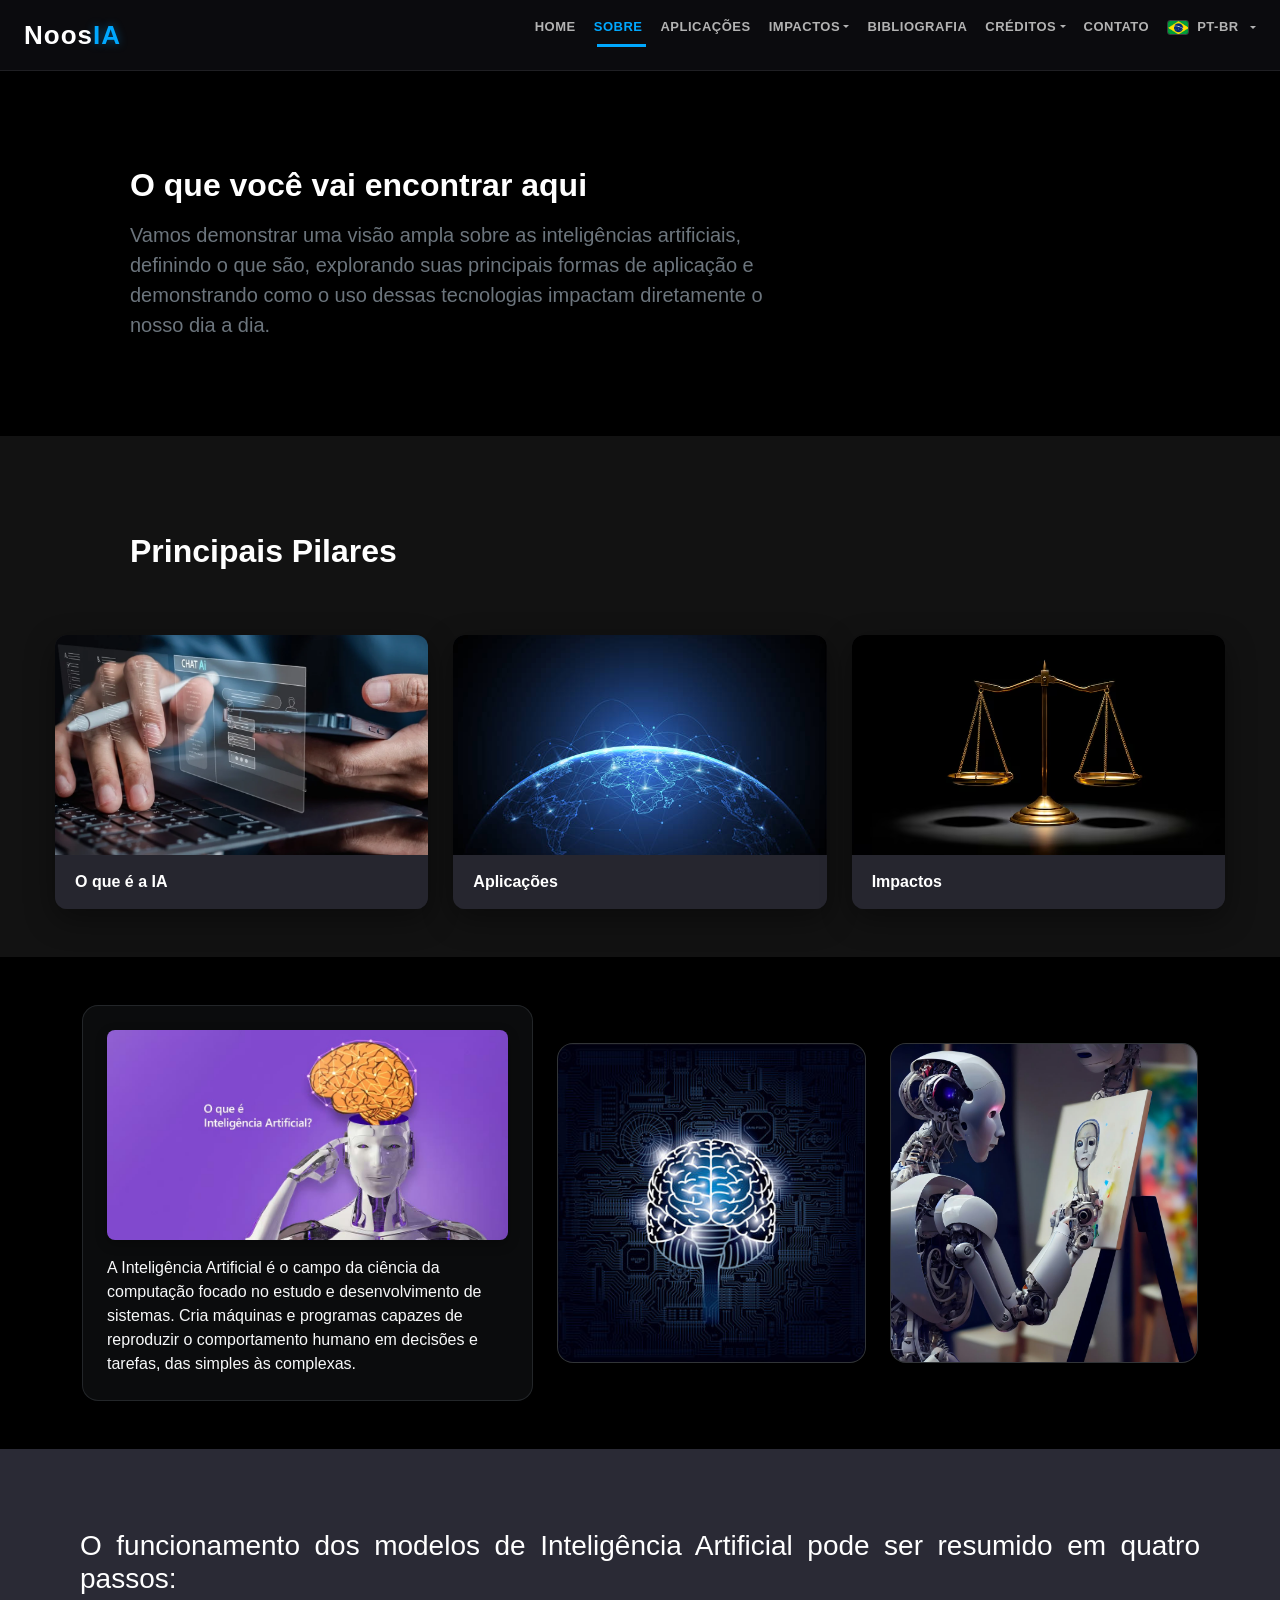
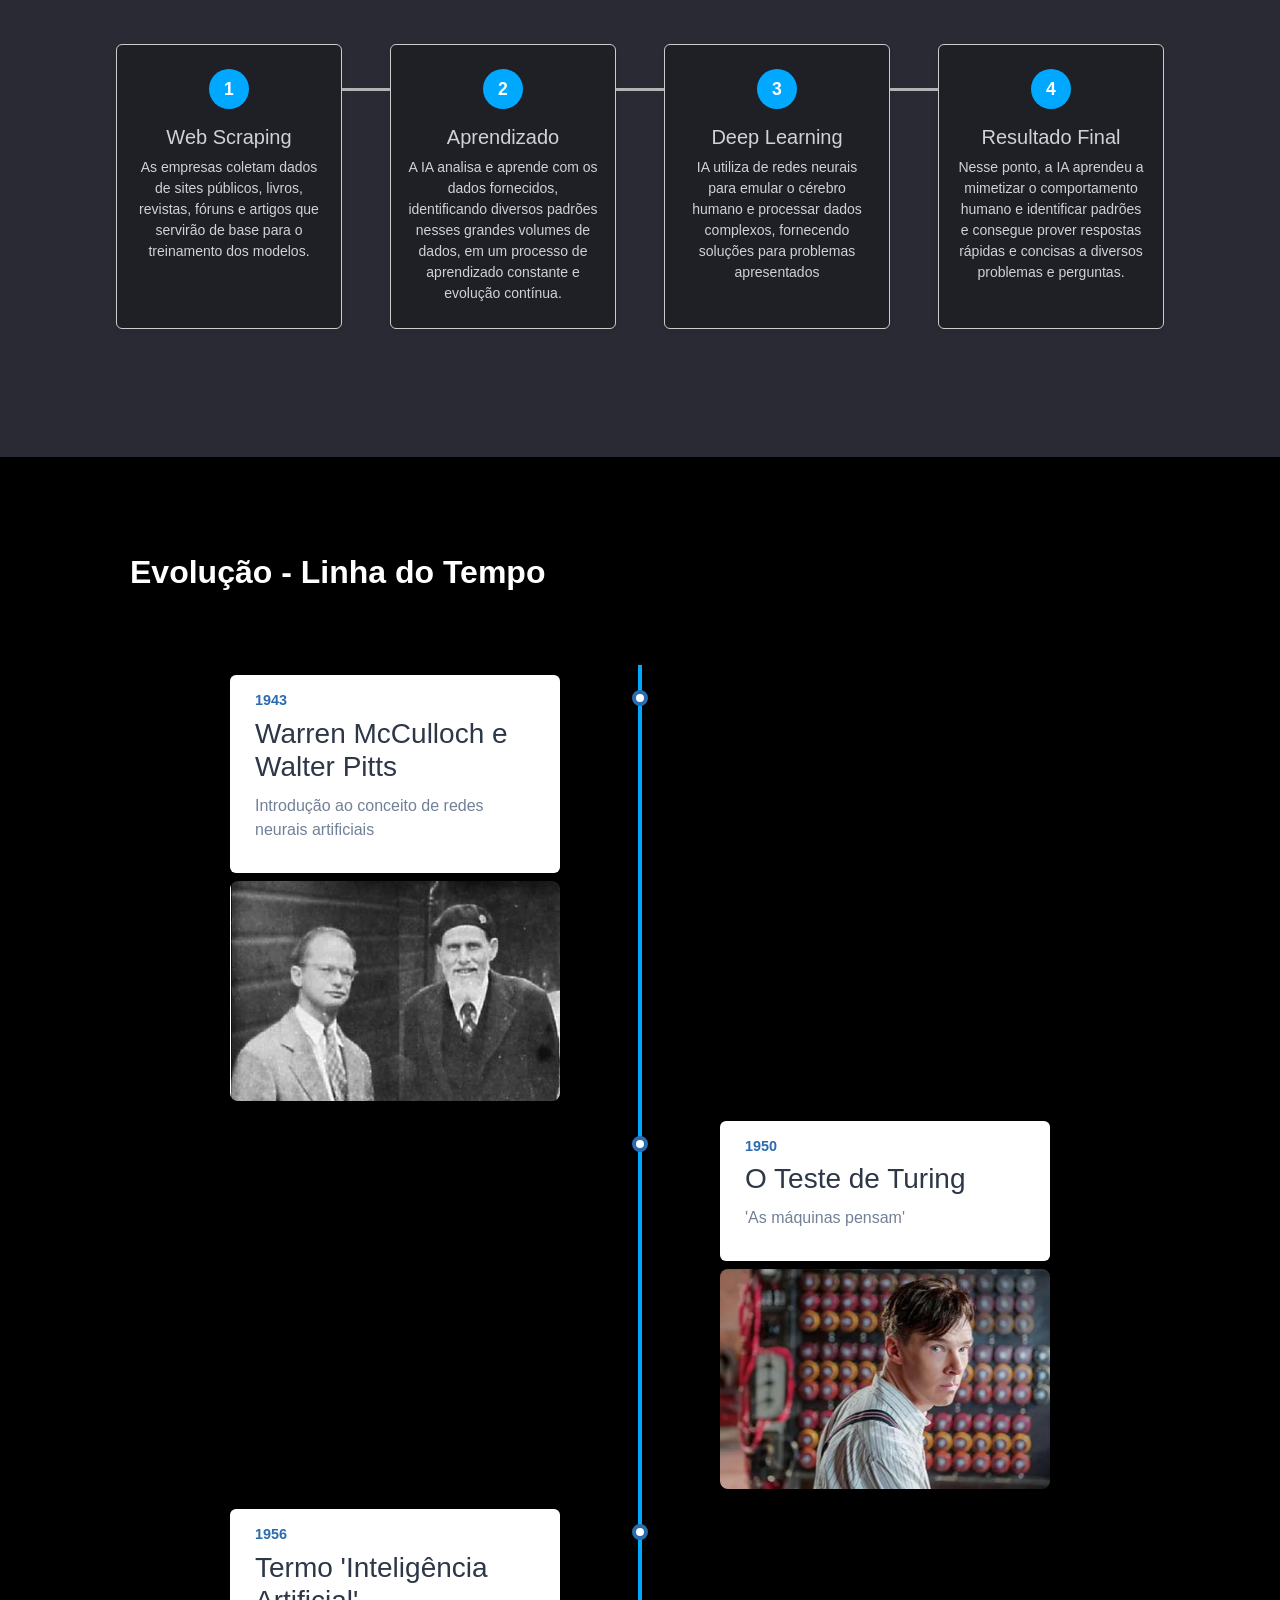
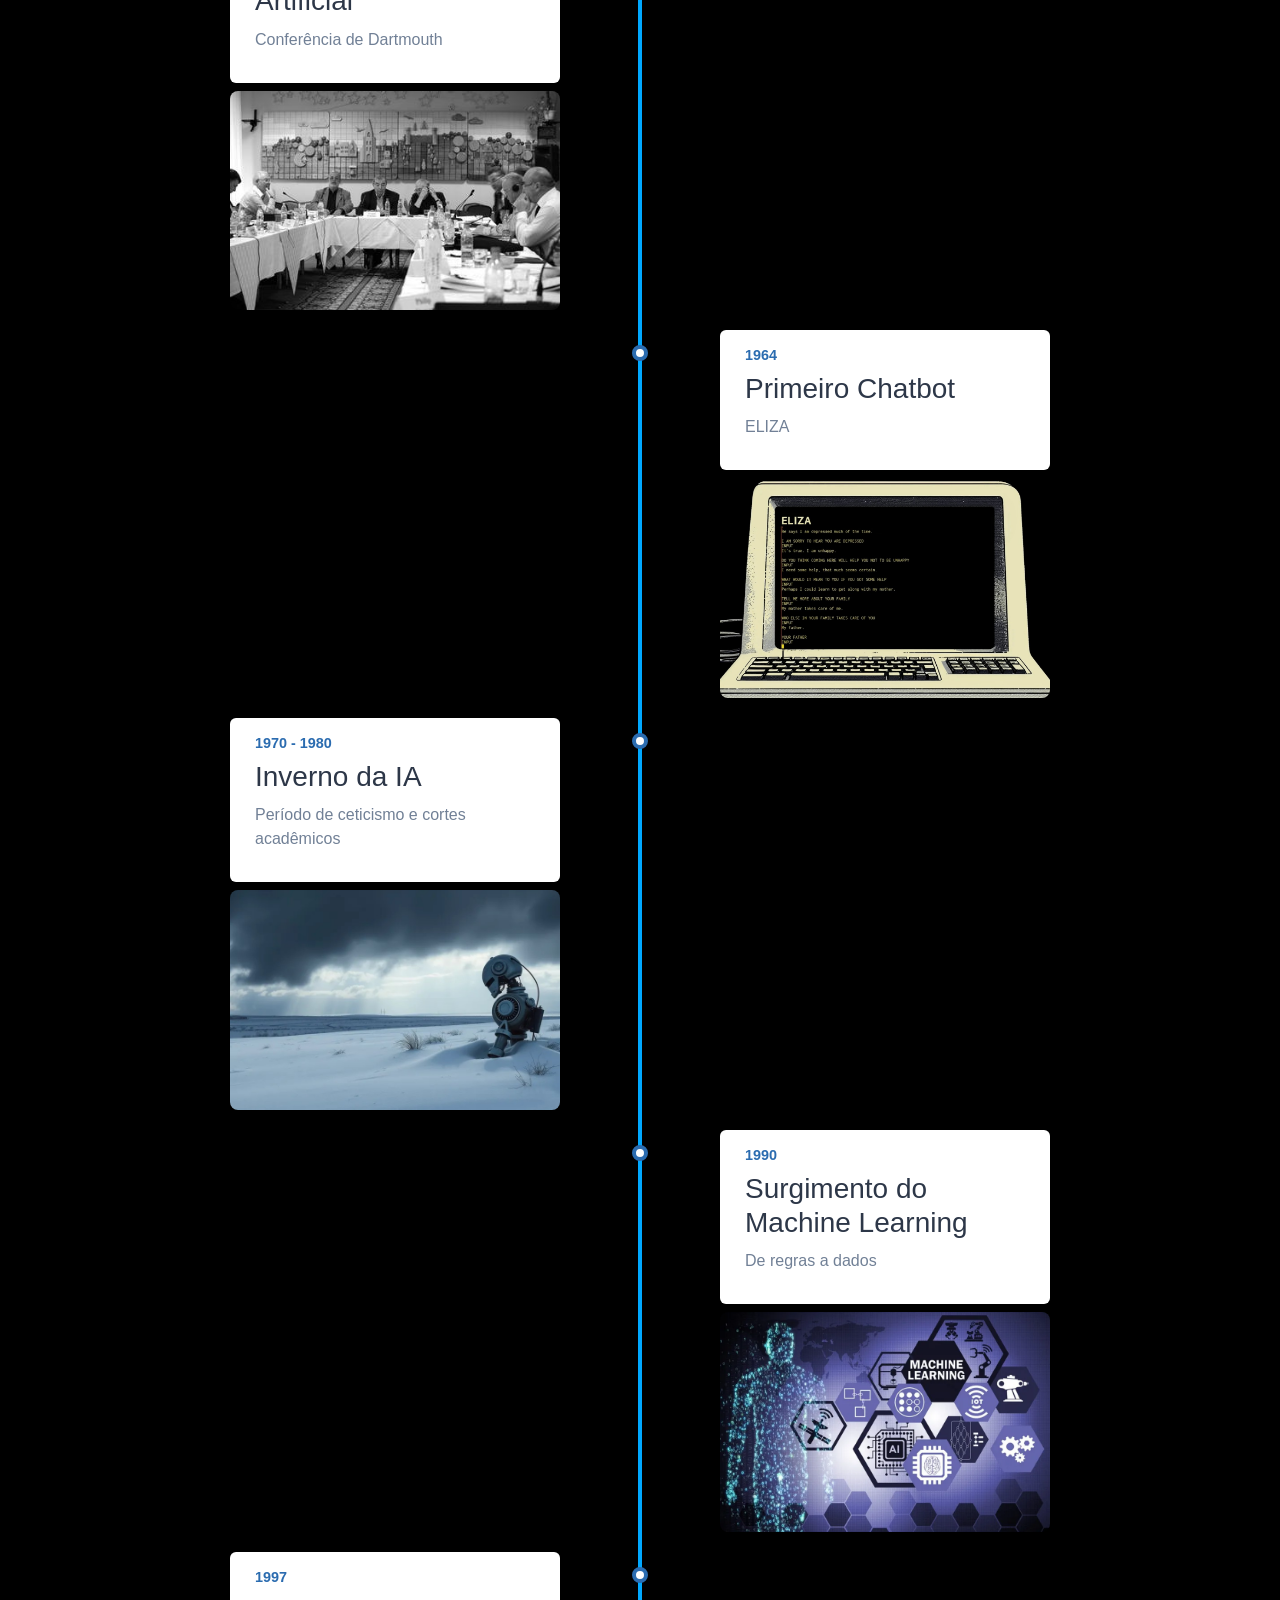
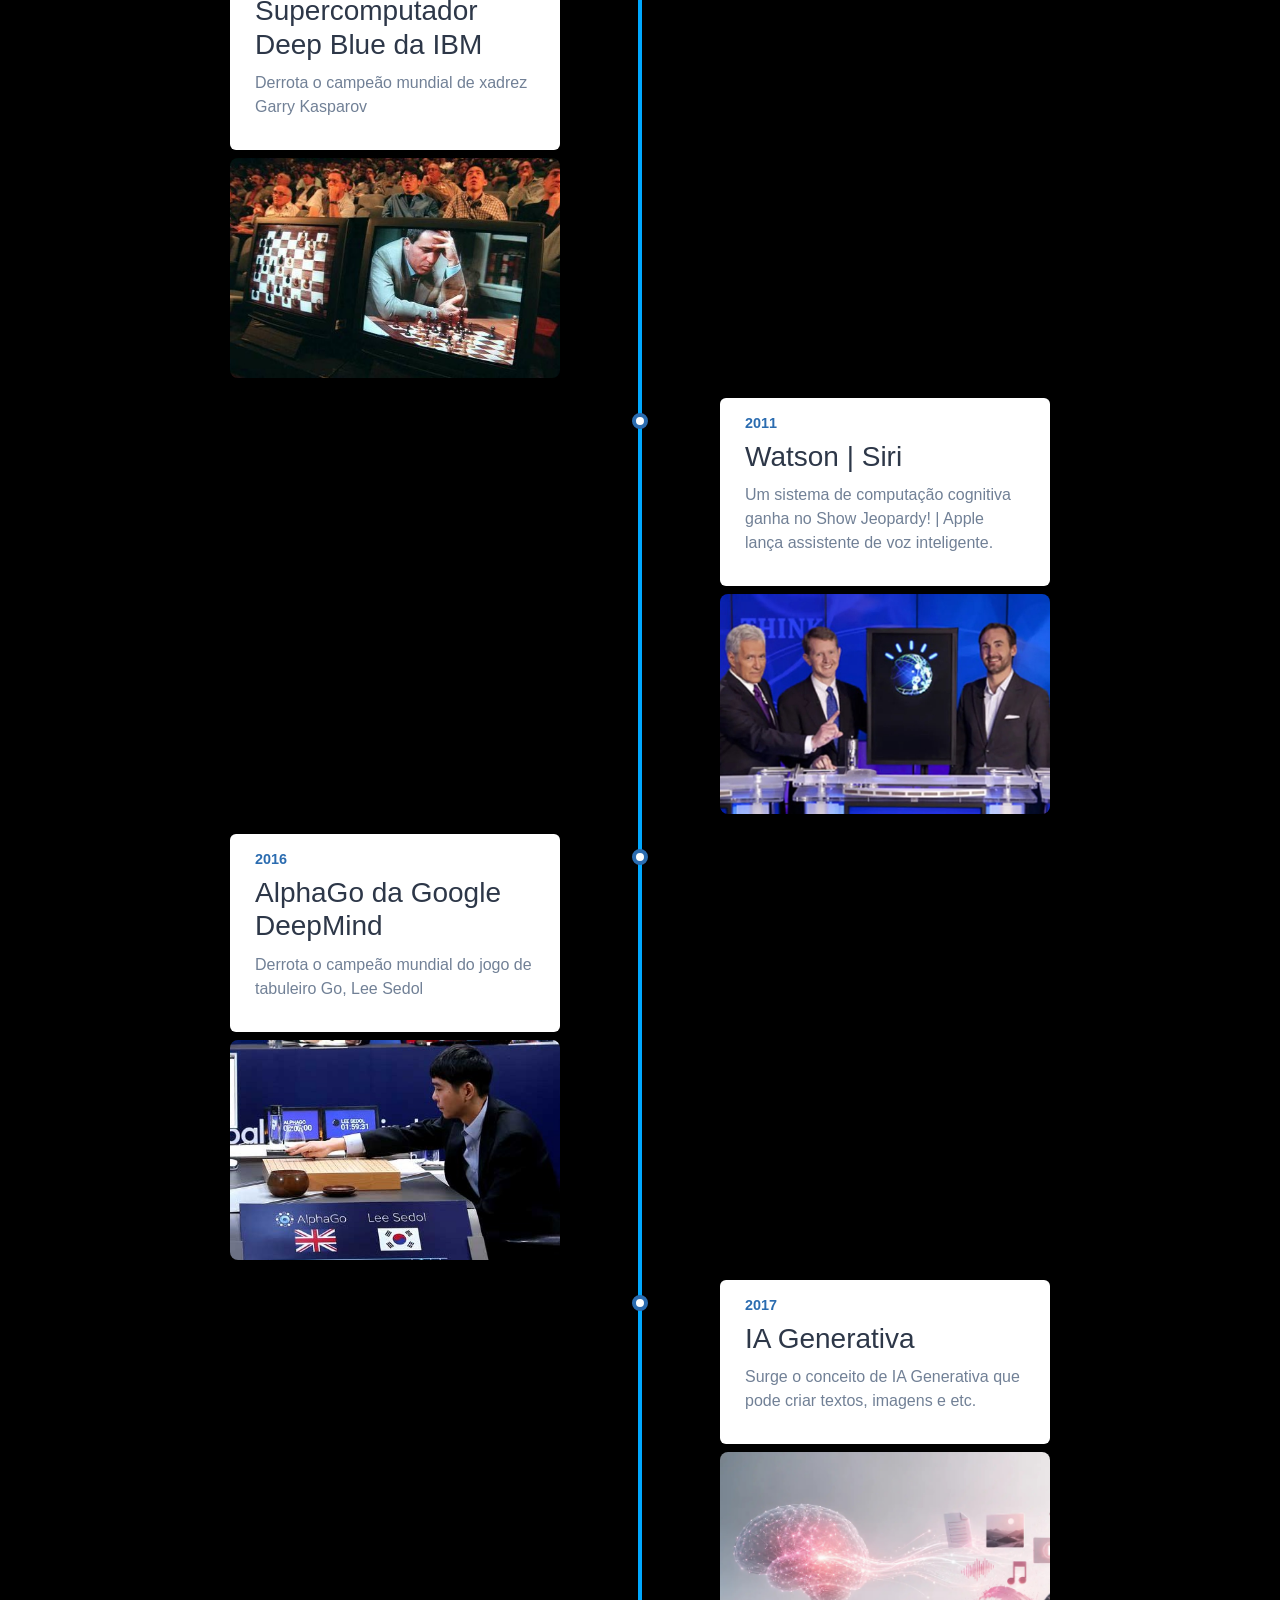
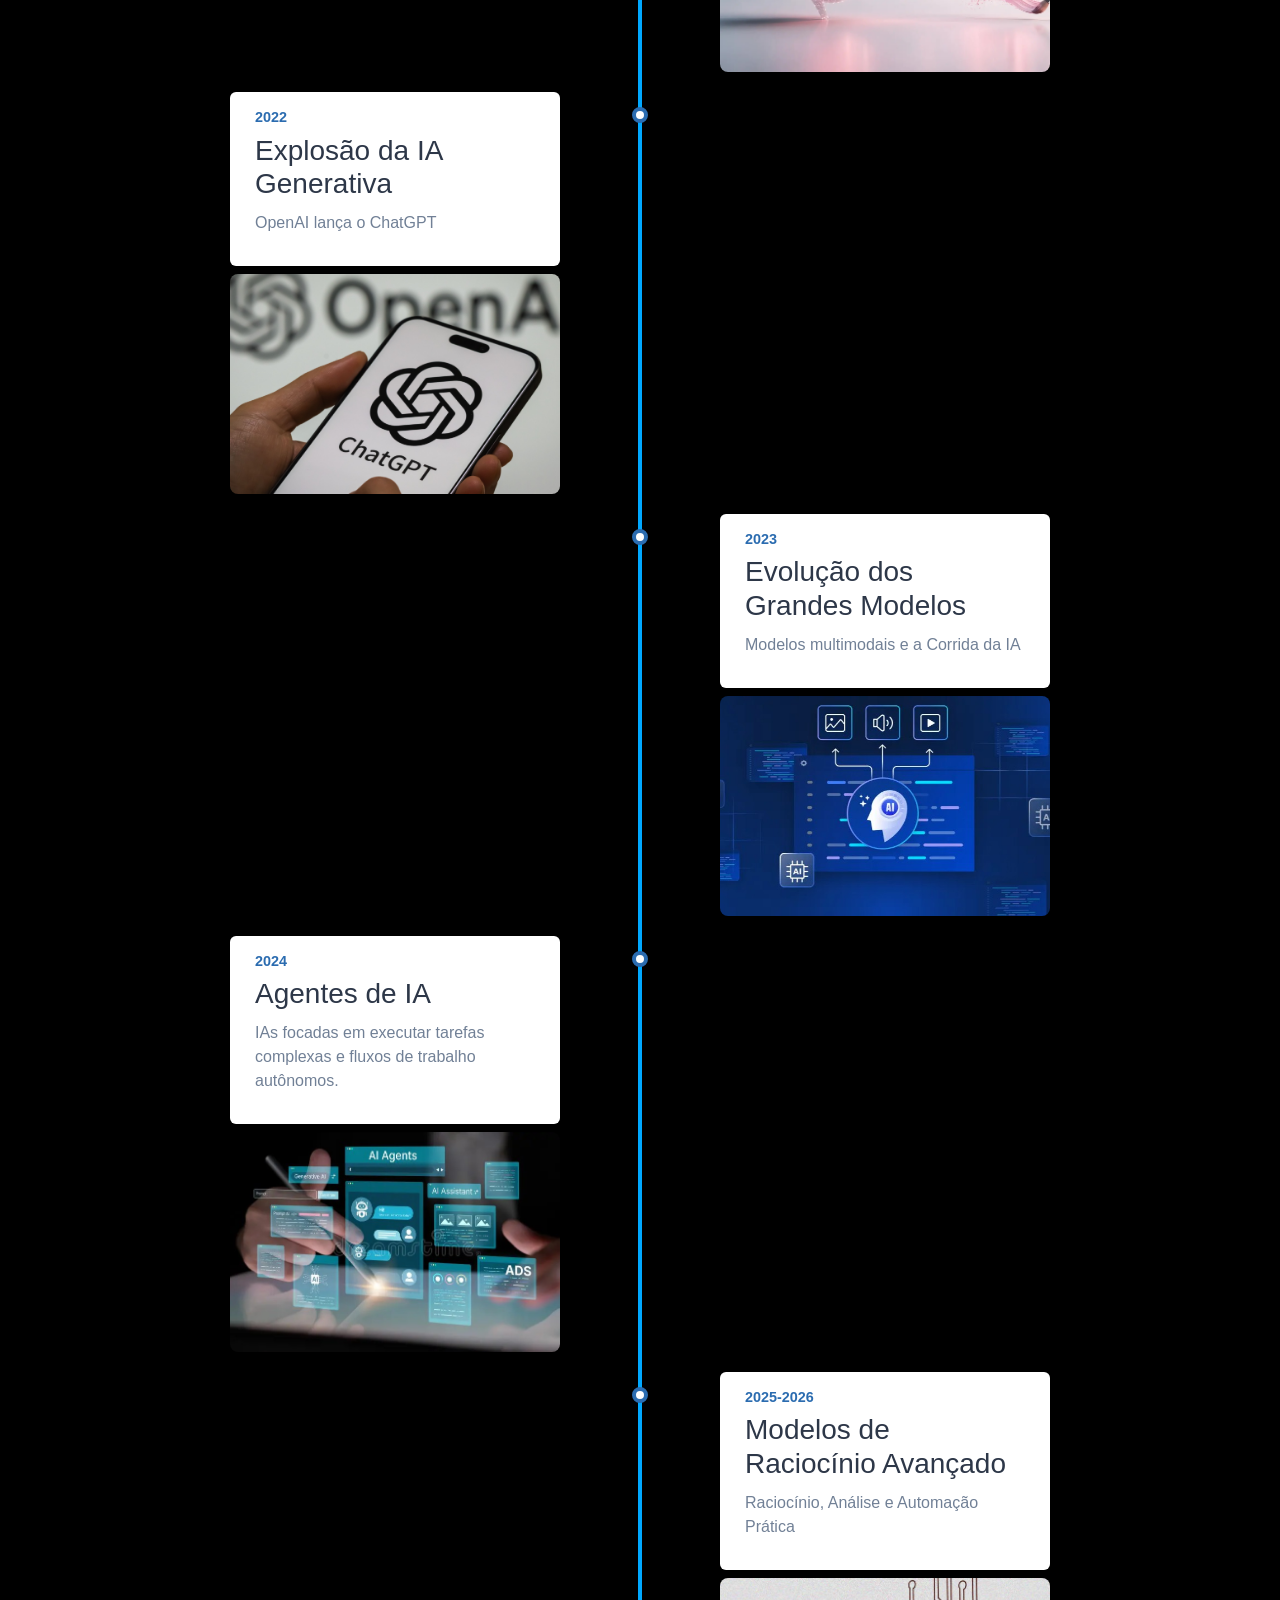
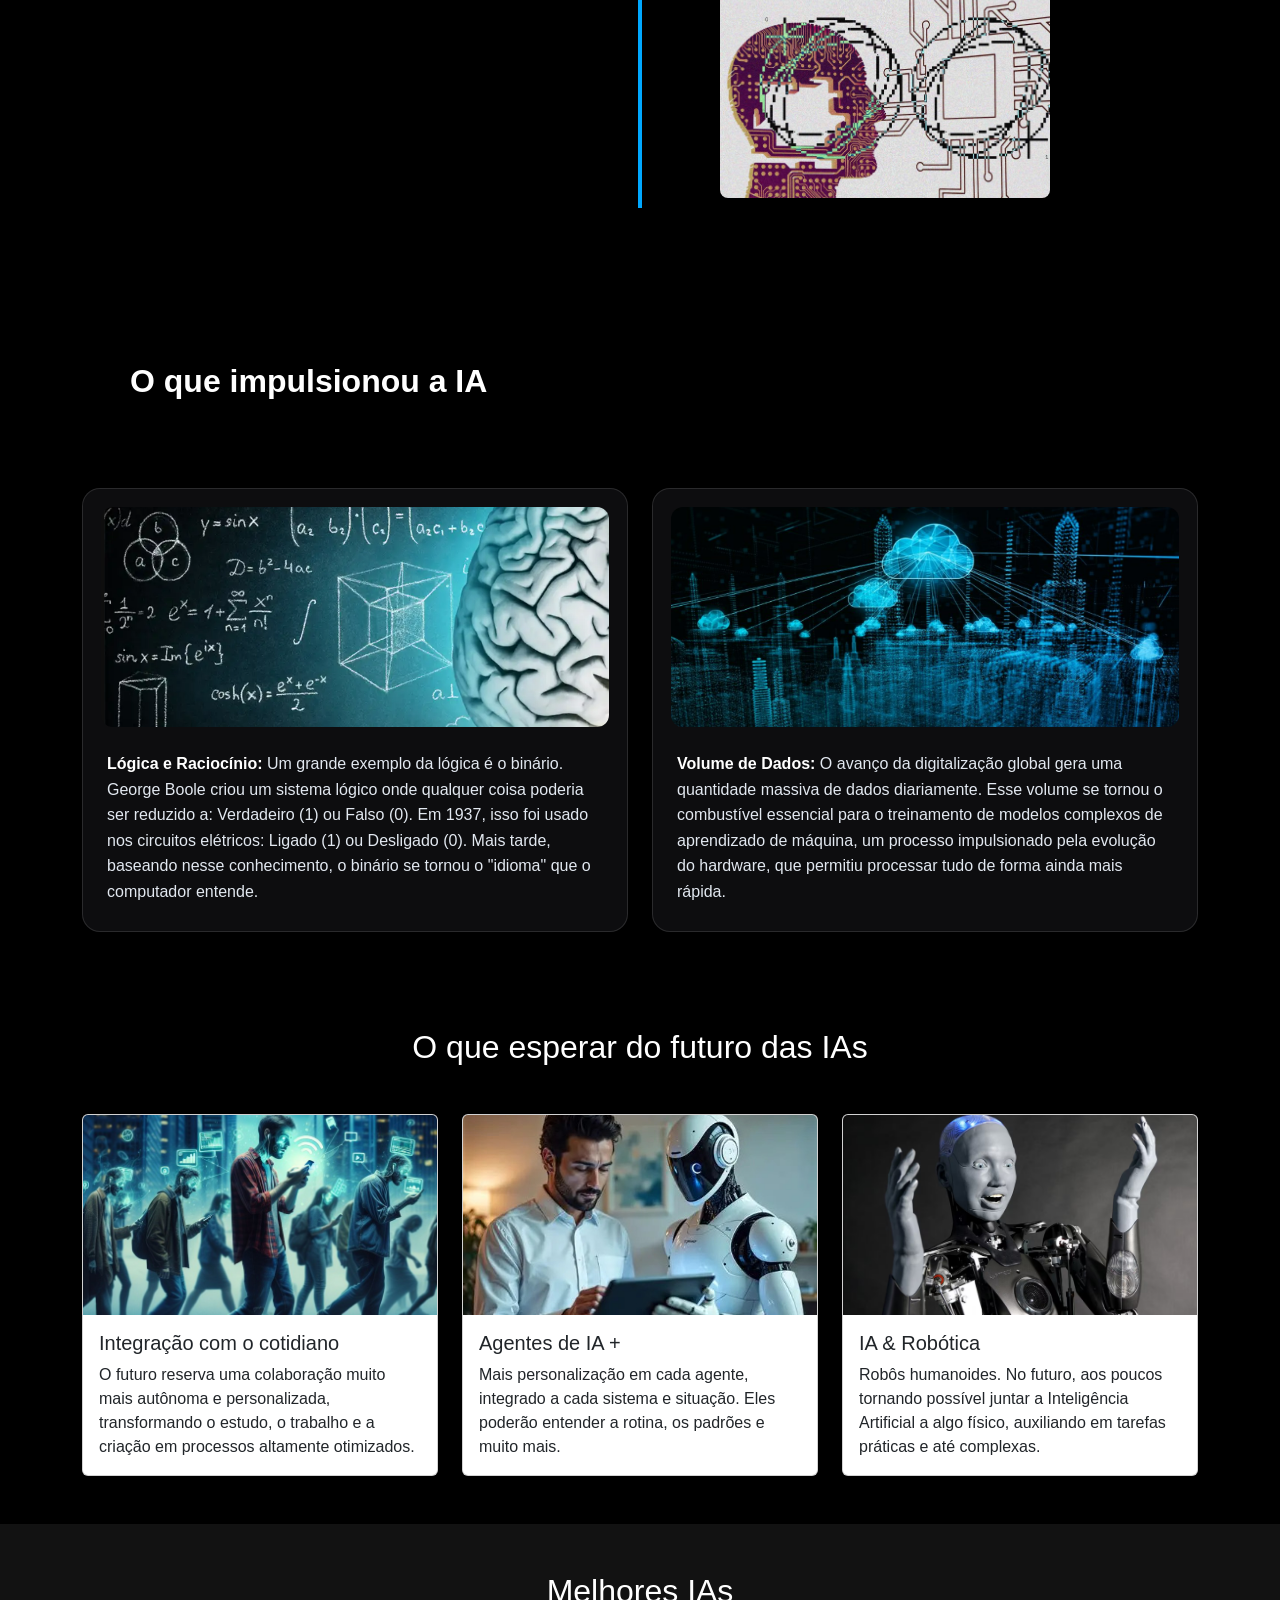
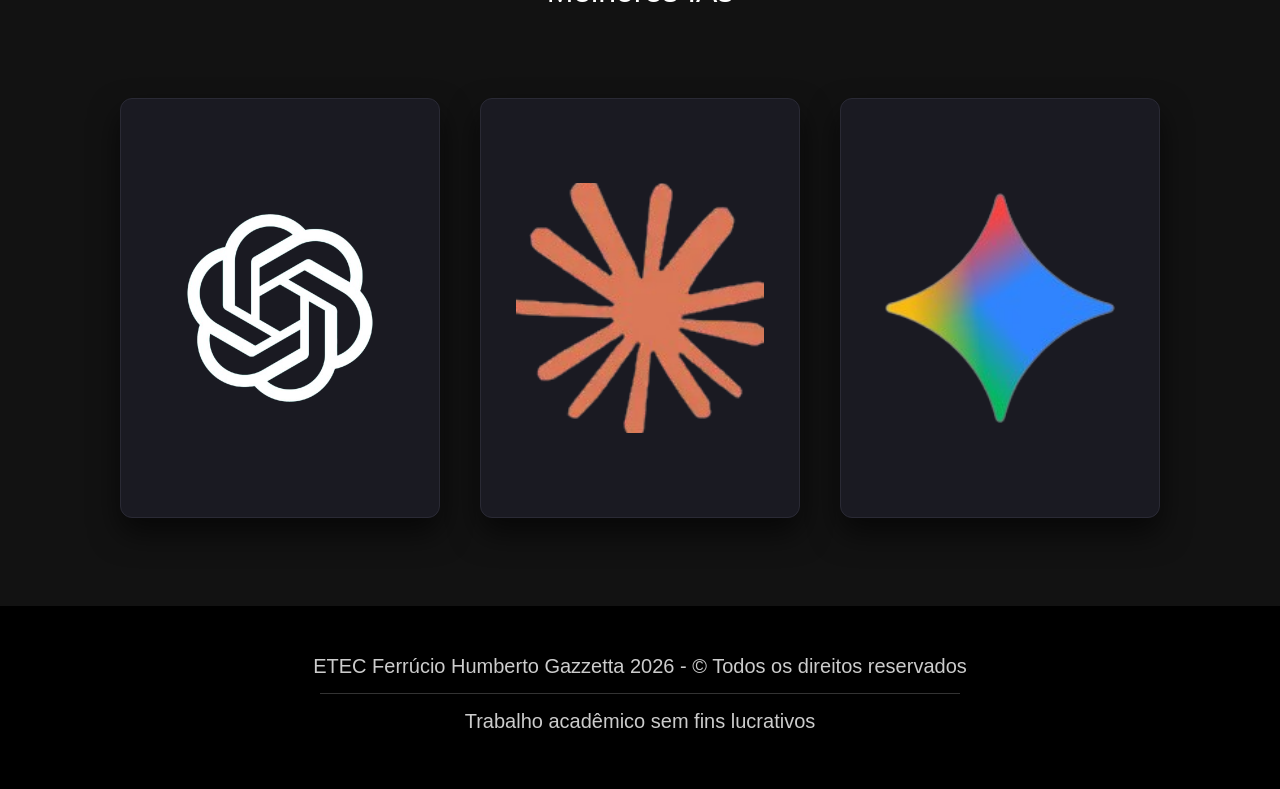
<file: sobre.html>
<!DOCTYPE html>
<html lang="pt-BR">
	<head>
		<meta charset="UTF-8">
		<meta name="viewport" content="width=device-width, initial-scale=1.0">
		<title>NoosIA - Conheça a tecnologia que está revolucionando o mundo.</title>
		<link rel="icon" type="image/png" href="img/icone.png">
		<link href="https://cdn.jsdelivr.net/npm/bootstrap@5.3.8/dist/css/bootstrap.min.css" rel="stylesheet" integrity="sha384-sRIl4kxILFvY47J16cr9ZwB07vP4J8+LH7qKQnuqkuIAvNWLzeN8tE5YBujZqJLB" crossorigin="anonymous">
		<link rel="stylesheet" href="style.css">
	</head>
	<body id="topo">
		<header class="header">
			<div class="nav-container">
				<div class="logo">
					<a href="#">Noos<span>IA</span></a>
				</div>
				<button class="menu-toggle" id="menuToggle" aria-label="Abrir Menu">
					<span></span>
					<span></span>
					<span></span>
				</button>
				<nav class="nav-menu" id="navMenu">
					<ul>
						<li><a href="index.html">HOME</a></li>

						<li class="dropdown">
							<a href="sobre.html" class="dropdown-toggle active">SOBRE</a>
							<ul class="dropdown-menu">
								<li><a href="sobre.html#o-que-e">Definição</a></li>
								<li><a href="sobre.html#como-funciona">Funcionamento</a></li>
								<li><a href="sobre.html#evolucao-ias">Evolução</a></li>
								<li><a href="sobre.html#melhores-ias">Melhores</a></li>
							</ul>
								</li>
								<li><a href="aplicacoes.html">APLICAÇÕES</a></li>
								<li class="dropdown">
									<a href="impactos.html" class="dropdown-toggle">IMPACTOS</a>
									<ul class="dropdown-menu">
								<li><a href="impactos.html#negativos">Negativos</a></li>
								<li><a href="impactos.html#positivos">Positivos</a></li>
									</ul>
										</li>
										<li><a href="bibliografias.html">BIBLIOGRAFIA</a></li>
										<li class="dropdown">
											<a href="creditos.html" class="dropdown-toggle">CRÉDITOS</a>
											<ul class="dropdown-menu">
												<li><a href="creditos.html#desenvolvedores">Desenvolvedores</a></li>
												<li><a href="creditos.html#orientadores">Orientadores</a></li>
											</ul>
												</li>
												<li><a href="contato.html">CONTATO</a></li>
												<li class="dropdown lang-picker">
													<a href="javascript:void(0)" class="dropdown-toggle lang-link">
														<img src="img/BR.jpg" alt="Bandeira do Brasil" class="flag-img"> PT-BR
													</a>
													<ul class="dropdown-menu">
														<li>
														<a href="sobre_ingles.html">
															<img src="img/USA.jpg" alt="Bandeira dos EUA" class="flag-img"> EN-US
														</a>
								</li>
							</ul>
						</li>
					</ul>
				</nav>
			</div>
		</header>

<main>
<section class="py-5 bg-dark text-white">
<div class="container">
<div class="row justify-content-start">
<div class="col-lg-8 col-md-10 text-start">
<div class="intro-box p-4 p-md-5 rounded-3">
<h2 class="fw-bold mb-3">O que você vai encontrar aqui</h2>
<p class="text-secondary fs-5 mb-0">
Vamos demonstrar uma visão ampla sobre as inteligências artificiais, definindo o que são, explorando suas principais formas de aplicação e demonstrando como o uso dessas tecnologias impactam diretamente o nosso dia a dia.
</p>
</div>
</div>
</div>
</div>
</section>
<section class="py-5">
<div class="container">
<div class="row justify-content-start">
<div class="col-lg-8 col-md-10 text-start">
<div class="intro-box p-4 p-md-5 rounded-3">
<h2 class="fw-bold mb-3">Principais Pilares</h2>
</div>
</div>
</div>
</div>
<div class="home-cards-container">
<div class="custom-card">
<a href="sobre.html" class="card-img-wrapper-home">
<img src="img/card2.jpg" class="zoom-img" alt="O que é a IA">
</a>
<details class="card-details">
<summary class="card-toggle">O que é a IA</summary>
<div class="card-content">
<p>Uma tecnologia que vem transformando o mundo. Nesse site, vamos ver o que é a IA, como ela funciona, sua evolução ao longo do tempo e as mais utilizadas.</p>
</div>
</details>
</div>
<div class="custom-card">
<a href="aplicacoes.html" class="card-img-wrapper-home">
<img src="img/Card1.jpg" class="zoom-img" alt="Aplicações">
</a>
<details class="card-details">
<summary class="card-toggle">Aplicações</summary>
<div class="card-content">
<p>A inteligência artificial está presente em diferentes áreas e situações. Descubra como essa tecnologia vem sendo aplicada na saúde, na educação e na indústria.</p>
</div>
</details>
</div>
<div class="custom-card">
<a href="impactos.html" class="card-img-wrapper-home">
<img src="img/card3.jpg" class="zoom-img" alt="Impactos">
</a>
<details class="card-details">
<summary class="card-toggle">Impactos</summary>
<div class="card-content">
<p>Analise os efeitos sociais, econômicos e éticos da IA. Discuta o futuro do trabalho e a responsabilidade no desenvolvimento tecnológico.</p>
</div>
</details>
</div>

</div>
</section>

<section class="py-5 bg-dark text-white">
  <div class="container" id="o-que-e">
    <div class="row align-items-center g-4">
     
      <div class="col-lg-5 col-md-12">
        <div class="oque-texto-card p-4 rounded-4 bg-secondary bg-opacity-10 border border-secondary border-opacity-25 shadow-sm d-flex flex-column align-items-center">
          <img src="img/o.jpeg" alt="Inteligência Artificial" class="img-fluid rounded-3 mb-3 oque-left-img">
          <div class="text-start">
            <p class="m-0 text-light opacity-90">
              A Inteligência Artificial é o campo da ciência da computação focado no estudo e desenvolvimento de sistemas. Cria máquinas e programas capazes de reproduzir o comportamento humano em decisões e tarefas, das simples às complexas.
            </p>
          </div>
        </div>
      </div>

      <div class="col-lg-7 col-md-12">
        <div class="row row-cols-1 row-cols-sm-2 g-4 justify-content-center">
        
          <div class="col">
            <div class="card-hover-slide">
              <div class="slide slide1">
                <div class="content">
                  <div class="icon">
                    <img src="img/ol.jpeg" alt="A arquitetura por trás dos dados" class="slide-img">
                  </div>
                </div>
              </div>
              <div class="slide slide2">
                <div class="content">
                  <h3>A arquitetura por trás dos dados</h3>
                  <p>Sem magia: a IA é pura matemática e estatística. Ela analisa bilhões de dados com algoritmos para identificar padrões e calcular a resposta ideal em milissegundos.</p>
                </div>
              </div>
            </div>
          </div>

          <div class="col">
            <div class="card-hover-slide">
              <div class="slide slide1">
                <div class="content">
                  <div class="icon">
                    <img src="img/j.jpeg" alt="Como está presente no dia a dia" class="slide-img">
                  </div>
                </div>
              </div>
              <div class="slide slide2">
                <div class="content">
                  <h3>Como está presente no dia a dia</h3>
                  <p>Já pensou em só digitar suas cores favoritas e a IA já montar os looks perfeitos pra você comprar? Uma marca nos EUA faturou 295 bilhões de dólares só com essa ideia no site! A IA já tá no nosso dia a dia deixando tudo mais simples.</p>
                </div>
              </div>
            </div>
          </div>

        </div>
      </div>

    </div>
  </div>
</section>

    <section class="como-funciona" id="como-funciona">
    <h3 class="title">O funcionamento dos modelos de Inteligência Artificial pode ser resumido em quatro passos:</h3>

    <div class="steps">
      <div class="container my-5">
        <div class="position-relative d-flex align-items-center justify-content-center">
          
          <div class="timeline-line"></div>
      
          <div class="row row-cols-1 row-cols-md-4 g-5 text-center w-100 position-relative" style="z-index: 1;">
            <div class="col">
              <div class="card h-100 shadow-sm border-0 bg-light">
                <div class="card-body py-4">
                  <div class="step-badge bg-primary text-white mb-3">1</div>
                  <h3 class="card-title h5">Web Scraping</h3>
                  <p class="card-text text-muted small mb-0">As empresas coletam dados de sites públicos, livros, revistas, fóruns e artigos que servirão de base para o treinamento dos modelos.</p>
                </div>
              </div>
            </div>
            
            <div class="col">
              <div class="card h-100 shadow-sm border-0 bg-light">
                <div class="card-body py-4">
                  <div class="step-badge bg-primary text-white mb-3">2</div>
                  <h3 class="card-title h5">Aprendizado</h3>
                  <p class="card-text text-muted small mb-0">A IA analisa e aprende com os dados fornecidos, identificando diversos padrões nesses grandes volumes de dados, em um processo de aprendizado constante e evolução contínua.</p>
                </div>
              </div>
            </div>
            
            <div class="col">
              <div class="card h-100 shadow-sm border-0 bg-light">
                <div class="card-body py-4">
                  <div class="step-badge bg-primary text-white mb-3">3</div>
                  <h3 class="card-title h5">Deep Learning</h3>
                  <p class="card-text text-muted small mb-0">IA utiliza de redes neurais para emular o cérebro humano e processar dados complexos, fornecendo soluções para problemas apresentados</p>
                </div>
              </div>
            </div>

            <div class="col">
              <div class="card h-100 shadow-sm border-0 bg-light">
                <div class="card-body py-4">
                  <div class="step-badge bg-primary text-white mb-3">4</div>
                  <h3 class="card-title h5">Resultado Final</h3>
                  <p class="card-text text-muted small mb-0">Nesse ponto, a IA aprendeu a mimetizar o comportamento humano e identificar padrões e consegue prover respostas rápidas e concisas a diversos problemas e perguntas.</p>
                </div>
              </div>
            </div>
          </div>
      
        </div>
      </div>
    </div>
    </section>

			<section id="evolucao-ias" class="py-5 bg-dark text-white">
				<div class="container">
					<div class="row justify-content-start">
						<div class="col-lg-8 col-md-10 text-start">
							<div class="intro-box p-4 p-md-5 rounded-3">
								<h2 class="fw-bold mb-3">Evolução - Linha do Tempo</h2>
							</div>
						</div>
					</div>
				</div>
				<div class="timeline-container">
					<div class="timeline">						
						<div class="timeline-item left">
							<div class="timeline-dot"></div>
							<div class="timeline-content">
								<span class="date">1943</span>
								<h3>Warren McCulloch e Walter Pitts</h3>
								<p>Introdução ao conceito de redes neurais artificiais</p>
							</div>
							<div class="timeline-image mt-2">
								<img src="img/linhadotempo1.jpeg" class="img-fluid rounded-3" alt="1943">
							</div>
						</div>	
									

						<div class="timeline-item right">
							<div class="timeline-dot"></div>
							<div class="timeline-content">
								<span class="date">1950</span>
								<h3>O Teste de Turing</h3>
								<p>'As máquinas pensam'</p>
							</div>
							<div class="timeline-image mt-2">
								<img src="img/linhadotempo2.jpeg" class="img-fluid rounded-3" alt="1950">
							</div>
						</div>

						<div class="timeline-item left">
							<div class="timeline-dot"></div>
							<div class="timeline-content">
								<span class="date">1956</span>
								<h3>Termo 'Inteligência Artificial'</h3>
								<p>Conferência de Dartmouth</p>
							</div>
							<div class="timeline-image mt-2">
								<img src="img/linhadotempo3.jpeg" class="img-fluid rounded-3" alt="1956">
							</div>
						</div>
						
						<div class="timeline-item right">
							<div class="timeline-dot"></div>
							<div class="timeline-content">
								<span class="date">1964</span>
								<h3>Primeiro Chatbot</h3>
								<p>ELIZA</p>
							</div>
							<div class="timeline-image mt-2">
								<img src="img/linhadotempo4.jpeg" class="img-fluid rounded-3" alt="1964">
							</div>
						</div>
						
						<div class="timeline-item left">
							<div class="timeline-dot"></div>
							<div class="timeline-content">
								<span class="date">1970 - 1980</span>
								<h3>Inverno da IA</h3>
								<p>Período de ceticismo e cortes acadêmicos</p>
							</div>
							<div class="timeline-image mt-2">
								<img src="img/linhadotempo5.jpeg" class="img-fluid rounded-3" alt="1970">
							</div>
						</div>
						
						<div class="timeline-item right">
							<div class="timeline-dot"></div>
							<div class="timeline-content">
								<span class="date">1990</span>
								<h3>Surgimento do Machine Learning</h3>
								<p>De regras a dados</p>
							</div>
							<div class="timeline-image mt-2">
								<img src="img/linhadotempo6.jpeg" class="img-fluid rounded-3" alt="1990">
							</div>
						</div>
						
						<div class="timeline-item left">
							<div class="timeline-dot"></div>
							<div class="timeline-content">
								<span class="date">1997</span>
								<h3>Supercomputador Deep Blue da IBM</h3>
								<p>Derrota o campeão mundial de xadrez Garry Kasparov</p>
							</div>
							<div class="timeline-image mt-2">
								<img src="img/linhadotempo7.jpeg" class="img-fluid rounded-3" alt="1997">
							</div>
						</div>
						
						<div class="timeline-item right">
							<div class="timeline-dot"></div>
							<div class="timeline-content">
								<span class="date">2011</span>
								<h3>Watson | Siri</h3>
								<p>Um sistema de computação cognitiva ganha no Show Jeopardy! | Apple lança assistente de voz inteligente.</p>
							</div>
							<div class="timeline-image mt-2">
								<img src="img/linhadotempo8.jpeg" class="img-fluid rounded-3" alt="2011">
							</div>
						</div>
						
						<div class="timeline-item left">
							<div class="timeline-dot"></div>
							<div class="timeline-content">
								<span class="date">2016</span>
								<h3>AlphaGo da Google DeepMind</h3>
								<p>Derrota o campeão mundial do jogo de tabuleiro Go, Lee Sedol</p>
							</div>
							<div class="timeline-image mt-2">
								<img src="img/linhadotempo9.jpeg" class="img-fluid rounded-3" alt="2016">
							</div>
						</div>
						
						<div class="timeline-item right">
							<div class="timeline-dot"></div>
							<div class="timeline-content">
								<span class="date">2017</span>
								<h3>IA Generativa</h3>
								<p>Surge o conceito de IA Generativa que pode criar textos, imagens e etc.</p>
							</div>
							<div class="timeline-image mt-2">
								<img src="img/linhadotempo10.jpeg" class="img-fluid rounded-3" alt="2017">
							</div>
						</div>
						
						<div class="timeline-item left">
							<div class="timeline-dot"></div>
							<div class="timeline-content">
								<span class="date">2022</span>
								<h3>Explosão da IA Generativa</h3>
								<p>OpenAI lança o ChatGPT</p>
							</div>
							<div class="timeline-image mt-2">
								<img src="img/linhadotempo11.jpeg" class="img-fluid rounded-3" alt="2022">
							</div>
						</div>
						
						<div class="timeline-item right">
							<div class="timeline-dot"></div>
							<div class="timeline-content">
								<span class="date">2023</span>
								<h3>Evolução dos Grandes Modelos</h3>
								<p>Modelos multimodais e a Corrida da IA</p>
							</div>
							<div class="timeline-image mt-2">
								<img src="img/linhadotempo12.jpeg" class="img-fluid rounded-3" alt="2023">
							</div>
						</div>
						
						<div class="timeline-item left">
							<div class="timeline-dot"></div>
							<div class="timeline-content">
								<span class="date">2024</span>
								<h3>Agentes de IA</h3>
								<p>IAs focadas em executar tarefas complexas e fluxos de trabalho autônomos.</p>
							</div>
							<div class="timeline-image mt-2">
								<img src="img/linhadotempo13.jpeg" class="img-fluid rounded-3" alt="2024">
							</div>
						</div>
						
						<div class="timeline-item right">
							<div class="timeline-dot"></div>
							<div class="timeline-content">
								<span class="date">2025-2026</span>
								<h3>Modelos de Raciocínio Avançado</h3>
								<p>Raciocínio, Análise e Automação Prática</p>
							</div>
							<div class="timeline-image mt-2">
								<img src="img/linhadotempo14.jpeg" class="img-fluid rounded-3" alt="2025-2026">
							</div>
						</div>
					</div>
				</div>
			</section>
			
			<section class="py-5 bg-dark text-white">
				<div class="container">
    
    <div class="row justify-content-start mb-4">
      <div class="col-lg-8 col-md-10 text-start">
        <div class="intro-box p-4 p-md-5 rounded-3">
          <h2 class="fw-bold mb-3">O que impulsionou a IA</h2>
        </div>
      </div>
    </div>

    <div class="row g-4 justify-content-center">
      
      <div class="col-12 col-md-6">
        <div class="card-impulso-modelo">
          <div class="card-impulso-img-wrapper">
            <img src="img/log.png" alt="Lógica e Raciocínio na IA" class="card-impulso-img">
          </div>
          <p class="card-impulso-texto">
            <strong>Lógica e Raciocínio:</strong> Um grande exemplo da lógica é o binário. George Boole criou um sistema lógico onde qualquer coisa poderia ser reduzido a: Verdadeiro (1) ou Falso (0). Em 1937, isso foi usado nos circuitos elétricos: Ligado (1) ou Desligado (0). Mais tarde, baseando nesse conhecimento, o binário se tornou o "idioma" que o computador entende.
          </p> 
        </div>
      </div>
      <div class="col-12 col-md-6">
        <div class="card-impulso-modelo">
          <div class="card-impulso-img-wrapper">
            <img src="img/dad.png" alt="Dados e Informação na IA" class="card-impulso-img">
          </div>
          <p class="card-impulso-texto">
            <strong>Volume de Dados:</strong> O avanço da digitalização global gera uma quantidade massiva de dados diariamente. Esse volume se tornou o combustível essencial para o treinamento de modelos complexos de aprendizado de máquina, um processo impulsionado pela evolução do hardware, que permitiu processar tudo de forma ainda mais rápida.
          </p>
        </div>
      </div>

    </div>
  </div>
</section>
			
			<section class="py-5 bg-dark text-white">
			<div class="container">
			<h2 class="text-center mb-5" >O que esperar do futuro das IAs</h2>
			<div class="row row-cols-1 row-cols-md-3 g-4">
			<div class="col-sobre">
			<div class="card h-100 shadow-sm text-dark">
			<img src="img/ia.jpg" class="card-img-top object-fit-cover" style="height: 200px;" alt="Integração com o cotidiano">
			<div class="card-body">
			<h5 class="card-title">Integração com o cotidiano</h5>
			<p class="card-text">O futuro reserva uma colaboração muito mais autônoma e personalizada, transformando o estudo, o trabalho e a criação em processos altamente otimizados.</p>
			</div>
			</div>
			</div>
			
			<div class="co1-sobre">
			<div class="card h-100 shadow-sm text-dark">
			<img src="img/agent.jpg" class="card-img-top object-fit-cover" style="height: 200px;" alt="Agentes de IA">
			<div class="card-body">
			<h5 class="card-title">Agentes de IA +</h5>
			<p class="card-text">Mais personalização em cada agente, integrado a cada sistema e situação. Eles poderão entender a rotina, os padrões e muito mais.</p>
			</div>
			</div>
			</div>
			
			<div class="col-sobre">
			<div class="card h-100 shadow-sm text-dark">
			<img src="img/human.avif" class="card-img-top object-fit-cover" style="height: 200px;" alt="IA e Robótica">
			<div class="card-body">
			<h5 class="card-title">IA &amp; Robótica</h5>
			<p class="card-text">Robôs humanoides. No futuro, aos poucos tornando possível juntar a Inteligência Artificial a algo físico, auxiliando em tarefas práticas e até complexas.</p>
			</div>
			</div>
			</div>
			</div>
			</div>
			</section>
			
			<section class="container my-5">
			<h2 class="text-center mb-5" id="melhores-ias">Melhores IAs</h2>
			
			<div class="cards-container">
			<div class="card-hover-effect">
			<div class="face face1">
			<div class="content">
			<h2>ChatGPT</h2>
			<p>ChatGPT: Se destaca pela sua geração de texto e criação de respostas coerentes.</p>
			</div>
			</div>
			<div class="face face2">
			<div class="card-img-wrapper">
			<img src="img/chat.png" alt="ChatGPT">
			</div>
			</div>
			</div>
			
			<div class="card-hover-effect">
			<div class="face face1">
			<div class="content">
			<h2>Claude</h2>
			<p>Claude: Bom em trabalhar com grandes volumes de texto e documentos extensos.</p>
			</div>
			</div>
			<div class="face face2">
			<div class="card-img-wrapper">
			<img src="img/claude.png" alt="Claude">
			</div>
			</div>
			</div>
			
			<div class="card-hover-effect">
			<div class="face face1">
			<div class="content">
			<h2>Gemini</h2>
			<p>Gemini: Se destaca na produção de conteúdo e familiarização do Google Workspace.</p>
			</div>
			</div>
			<div class="face face2">
			<div class="card-img-wrapper">
			<img src="img/gemini.png" alt="Gemini">
			</div>
			</div>
			</div>
			</div>
			</section> 
			
			<a href="#topo" id="btn-ancora" class="btn-ancora" title="Voltar ao topo">
			<img src="img/ancora.png" alt="Voltar ao topo">
			</a>
			
			<section class="py-5 bg-dark text-white">
				<footer>
					<h5>ETEC Ferrúcio Humberto Gazzetta 2026 - &copy; Todos os direitos reservados</h5>
					<hr>
					<h5>Trabalho acadêmico sem fins lucrativos</h5>
				</footer>
			</section>
</main>

		<script>
			window.addEventListener('scroll', function () { 
				const btnAncora = document.getElementById('btn-ancora');
				if (window.scrollY > 150) { 
					btnAncora.classList.add('visivel'); 
				} else { 
					btnAncora.classList.remove('visivel');
				} 
			});
		</script>
		<script src="https://cdn.jsdelivr.net/npm/bootstrap@5.3.8/dist/js/bootstrap.bundle.min.js" integrity="sha384-FKyoEForCGlyvwx9Hj09JcYn3nv7wiPVlz7YYwJrWVcXK/BmnVDxM+D2scQbITxI" crossorigin="anonymous"></script>
		<script src="script.js"></script>
	</body>
</html>
</file>
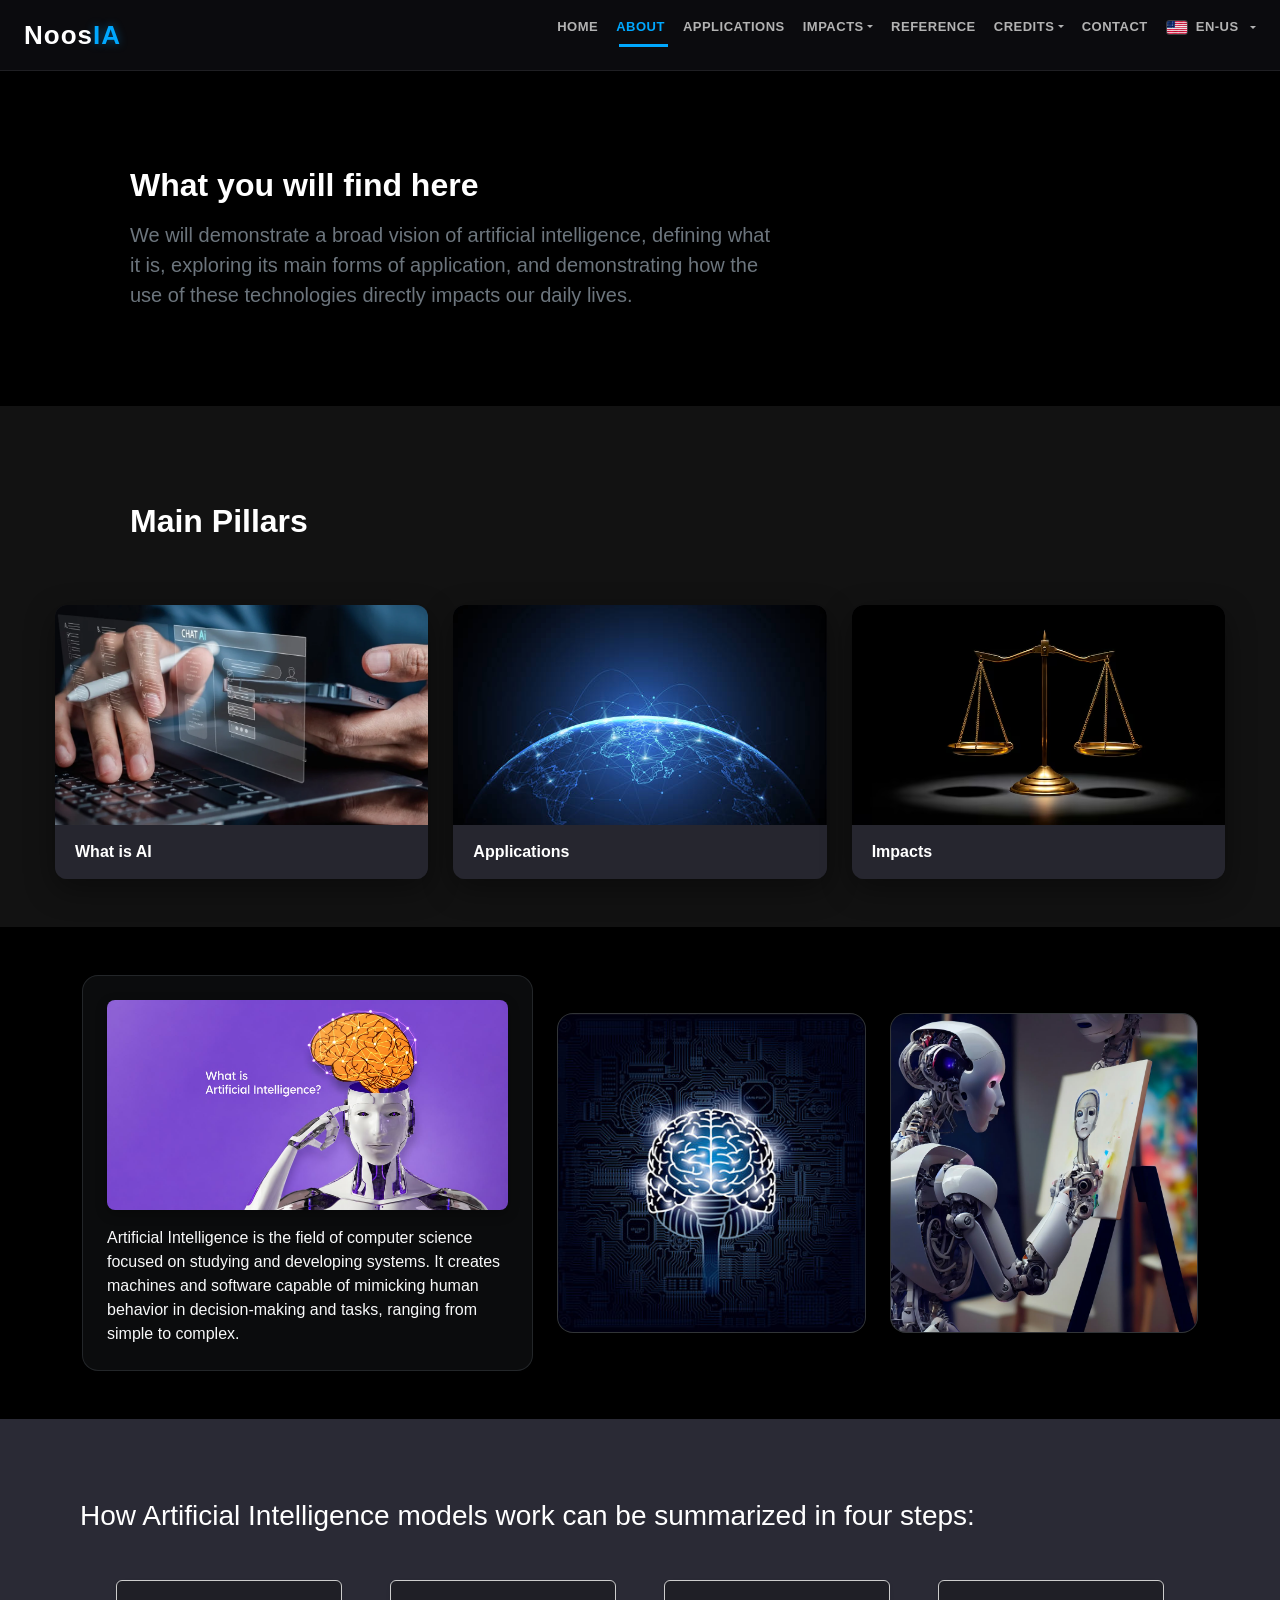
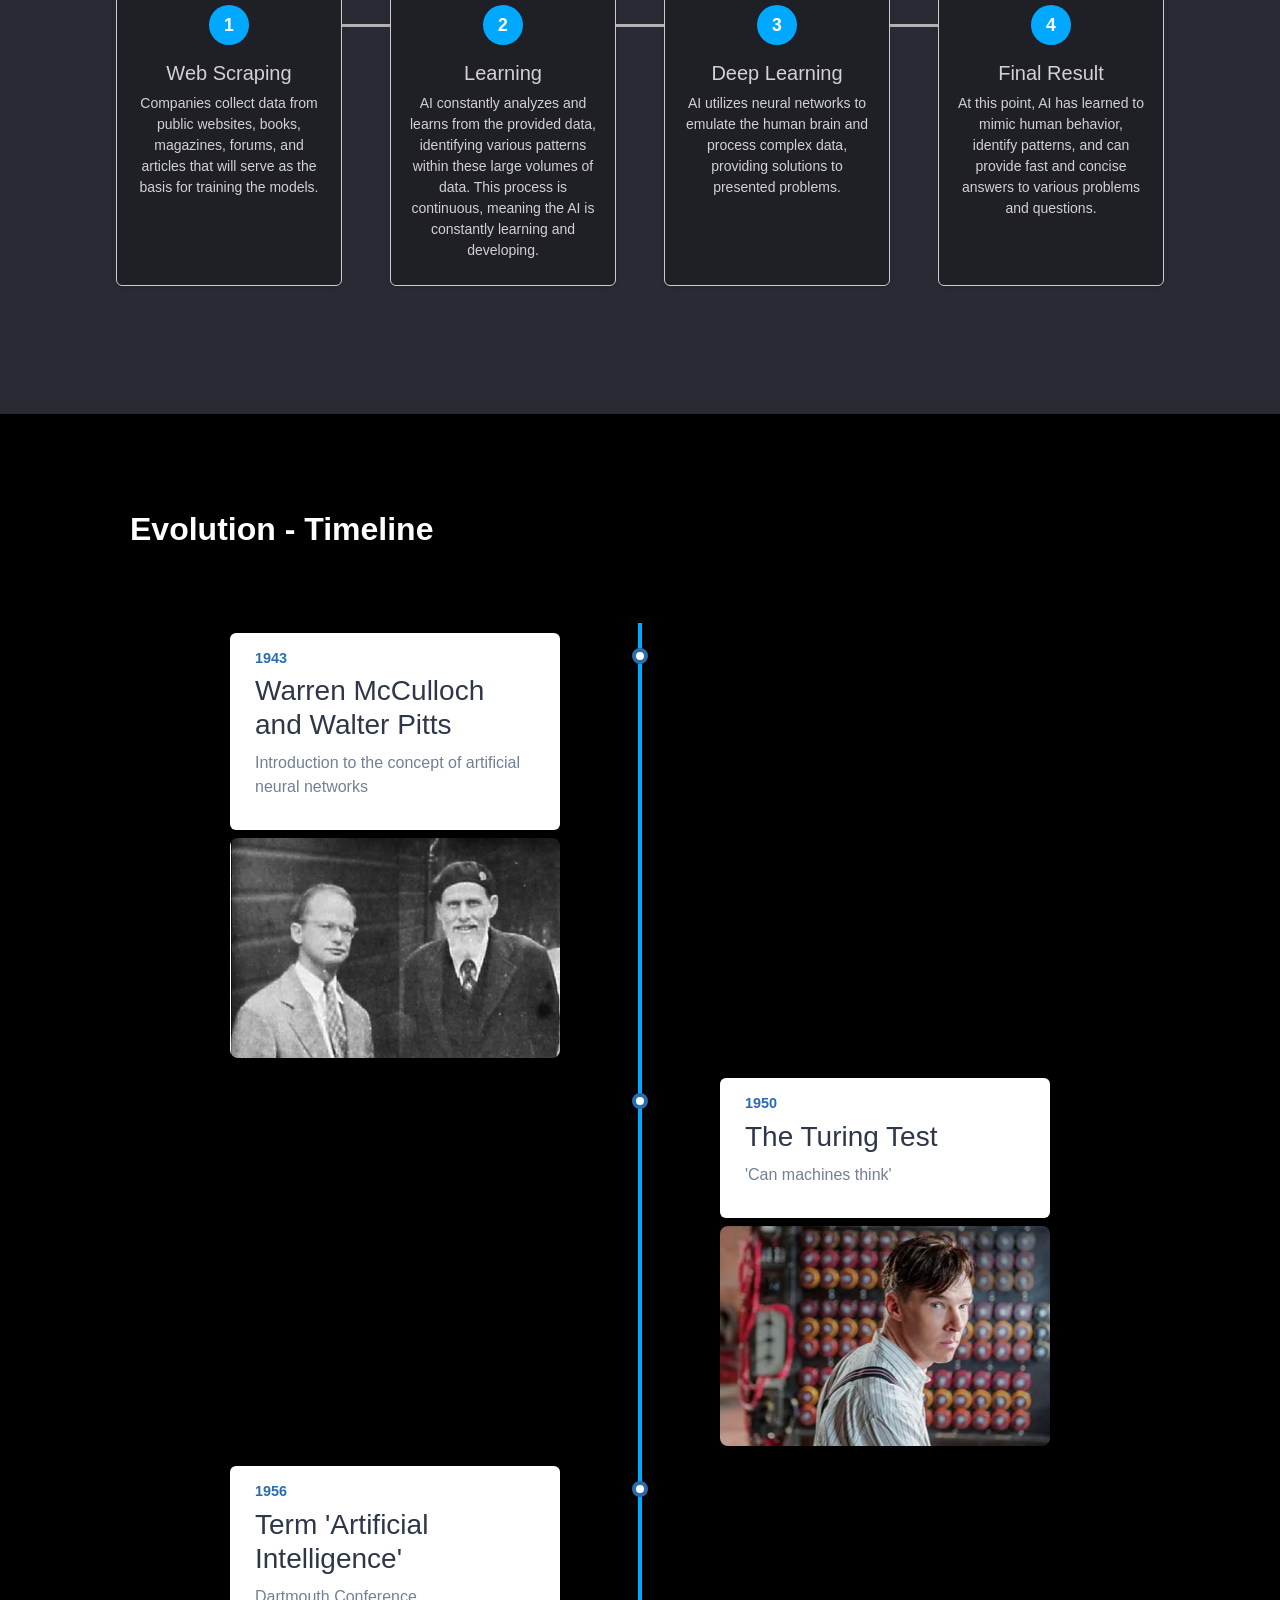
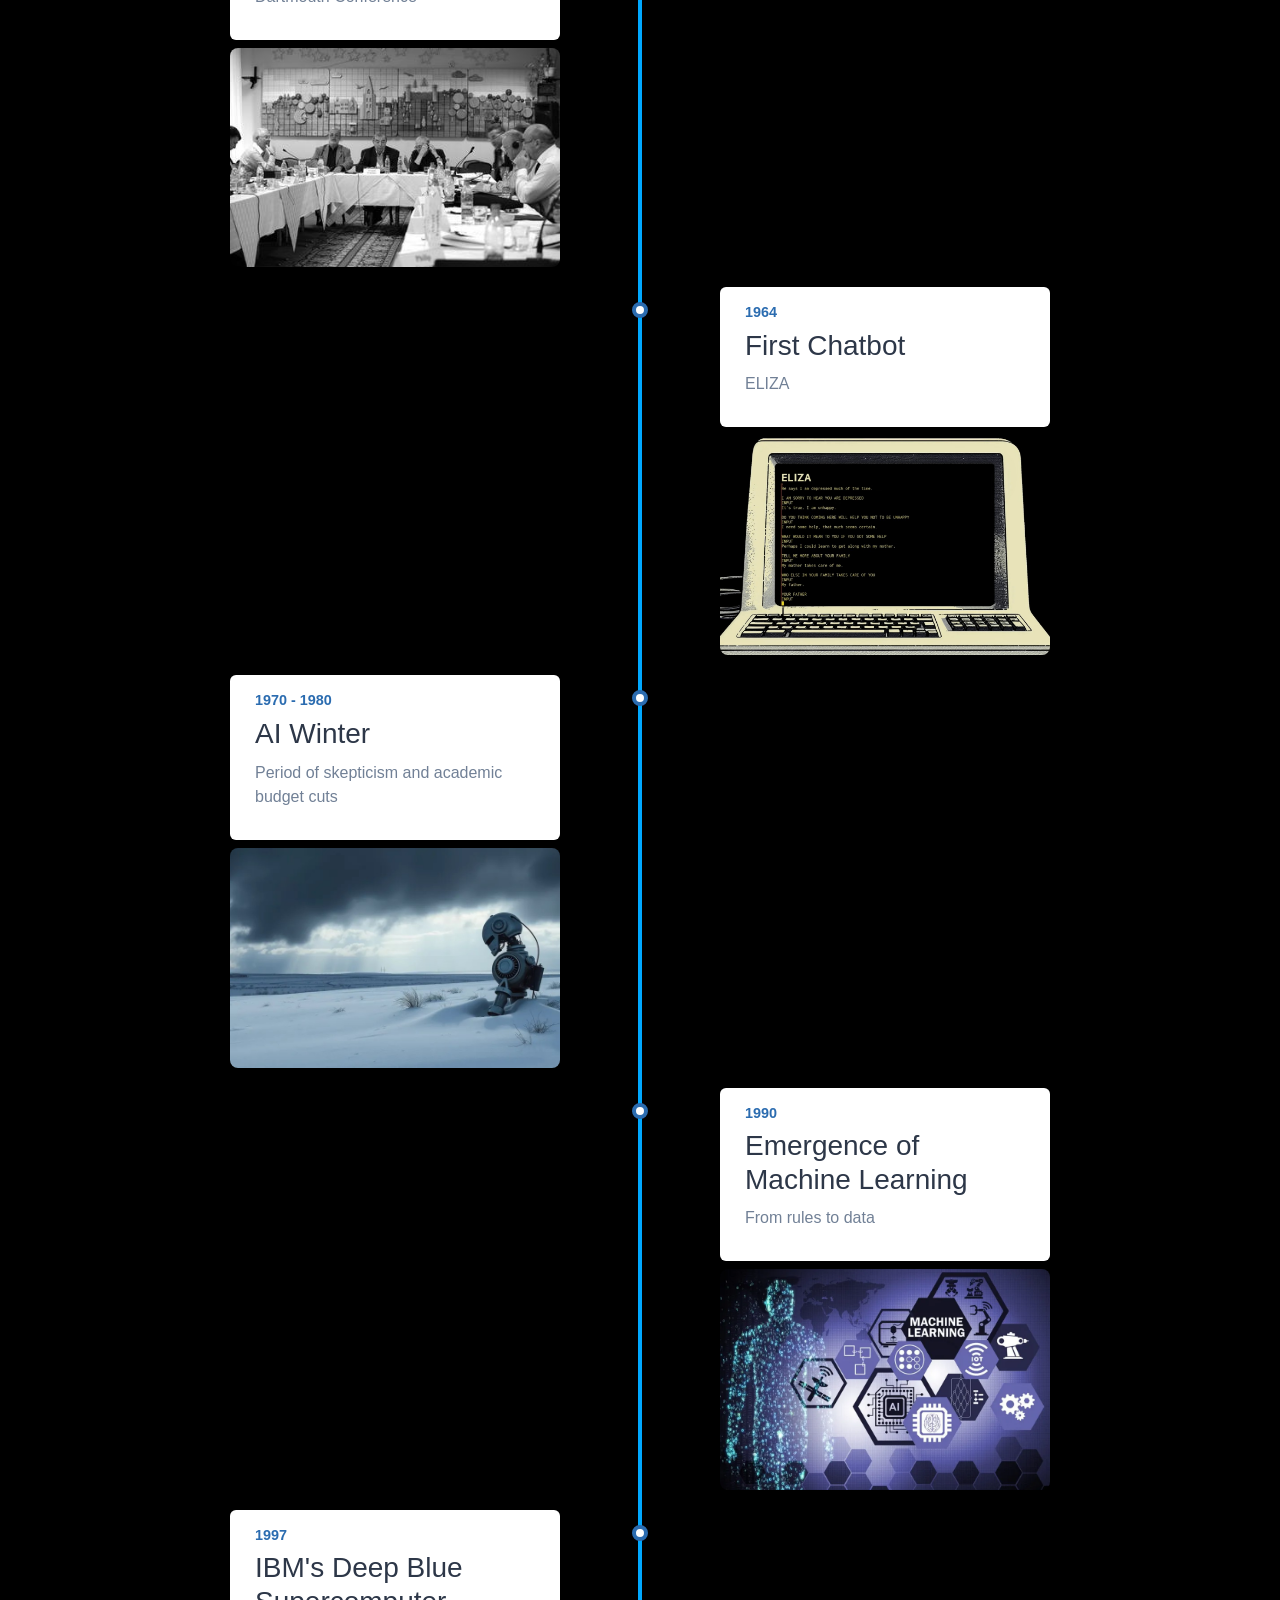
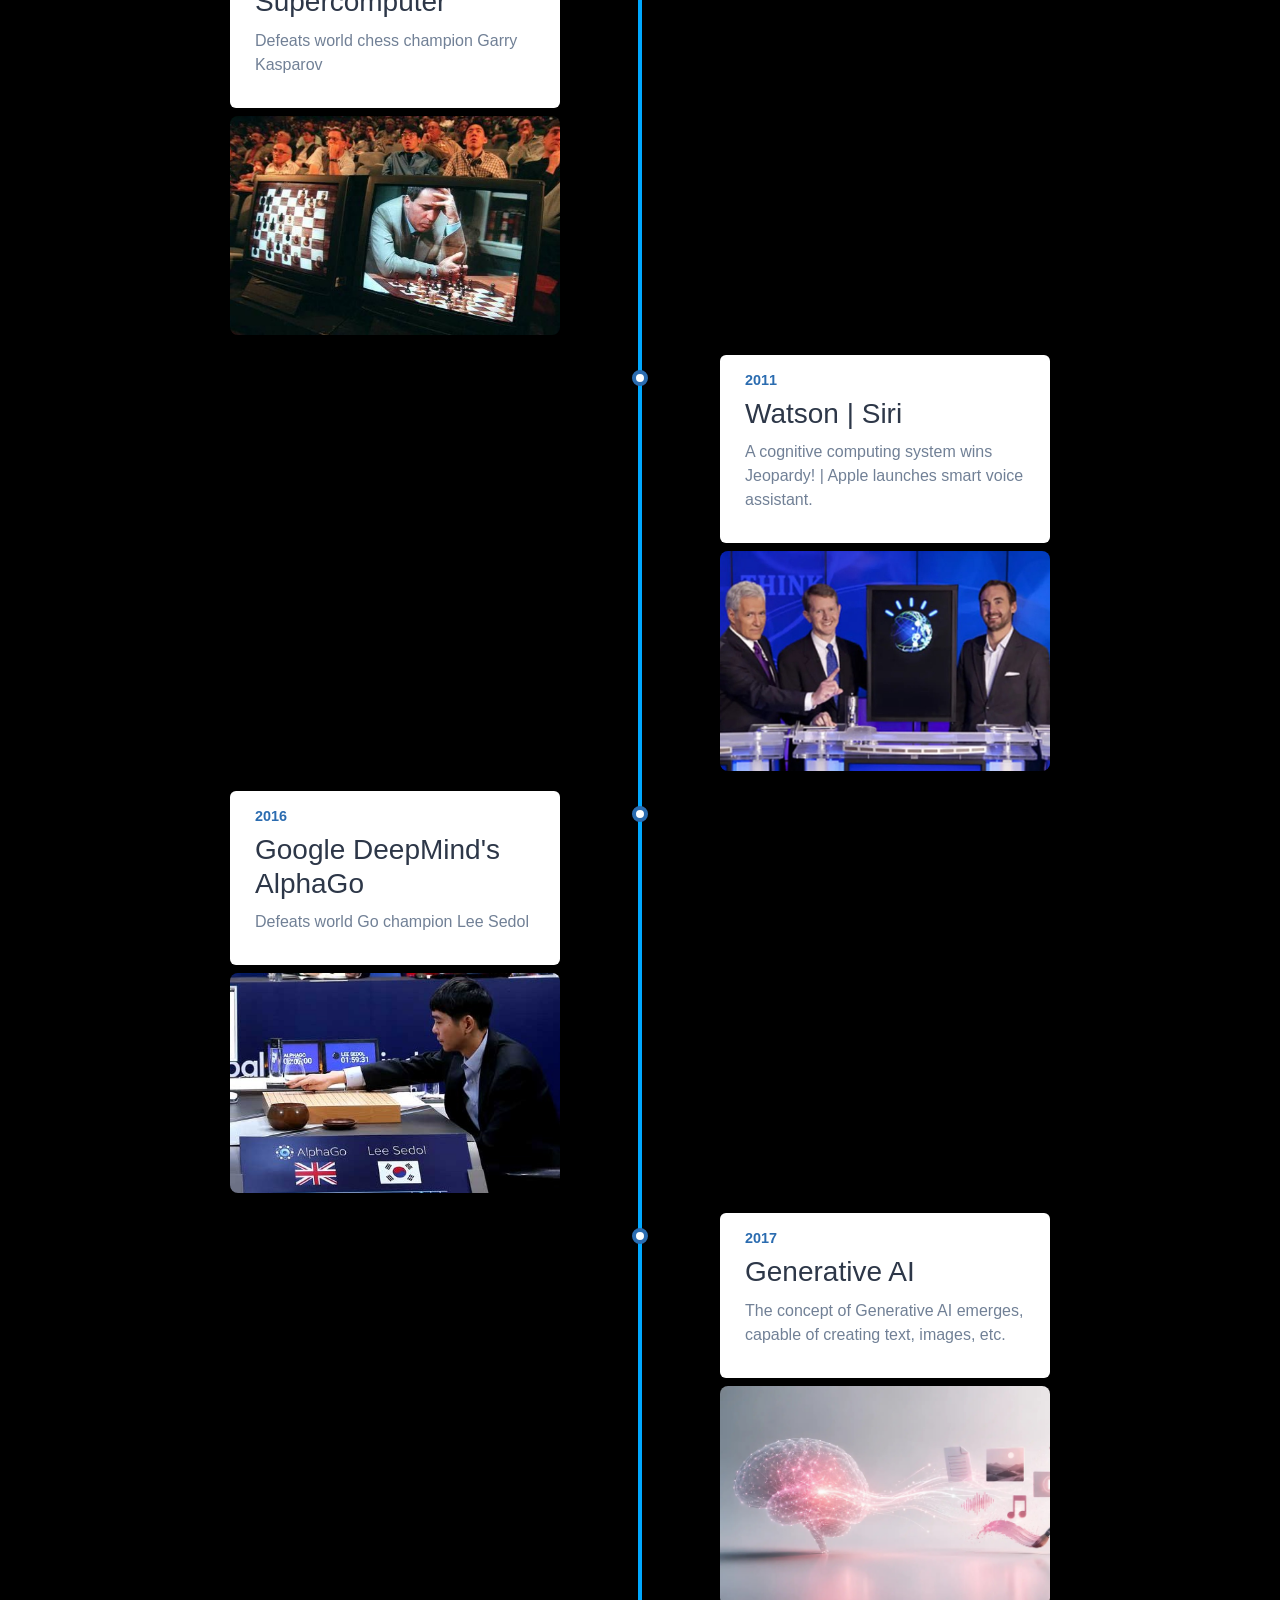
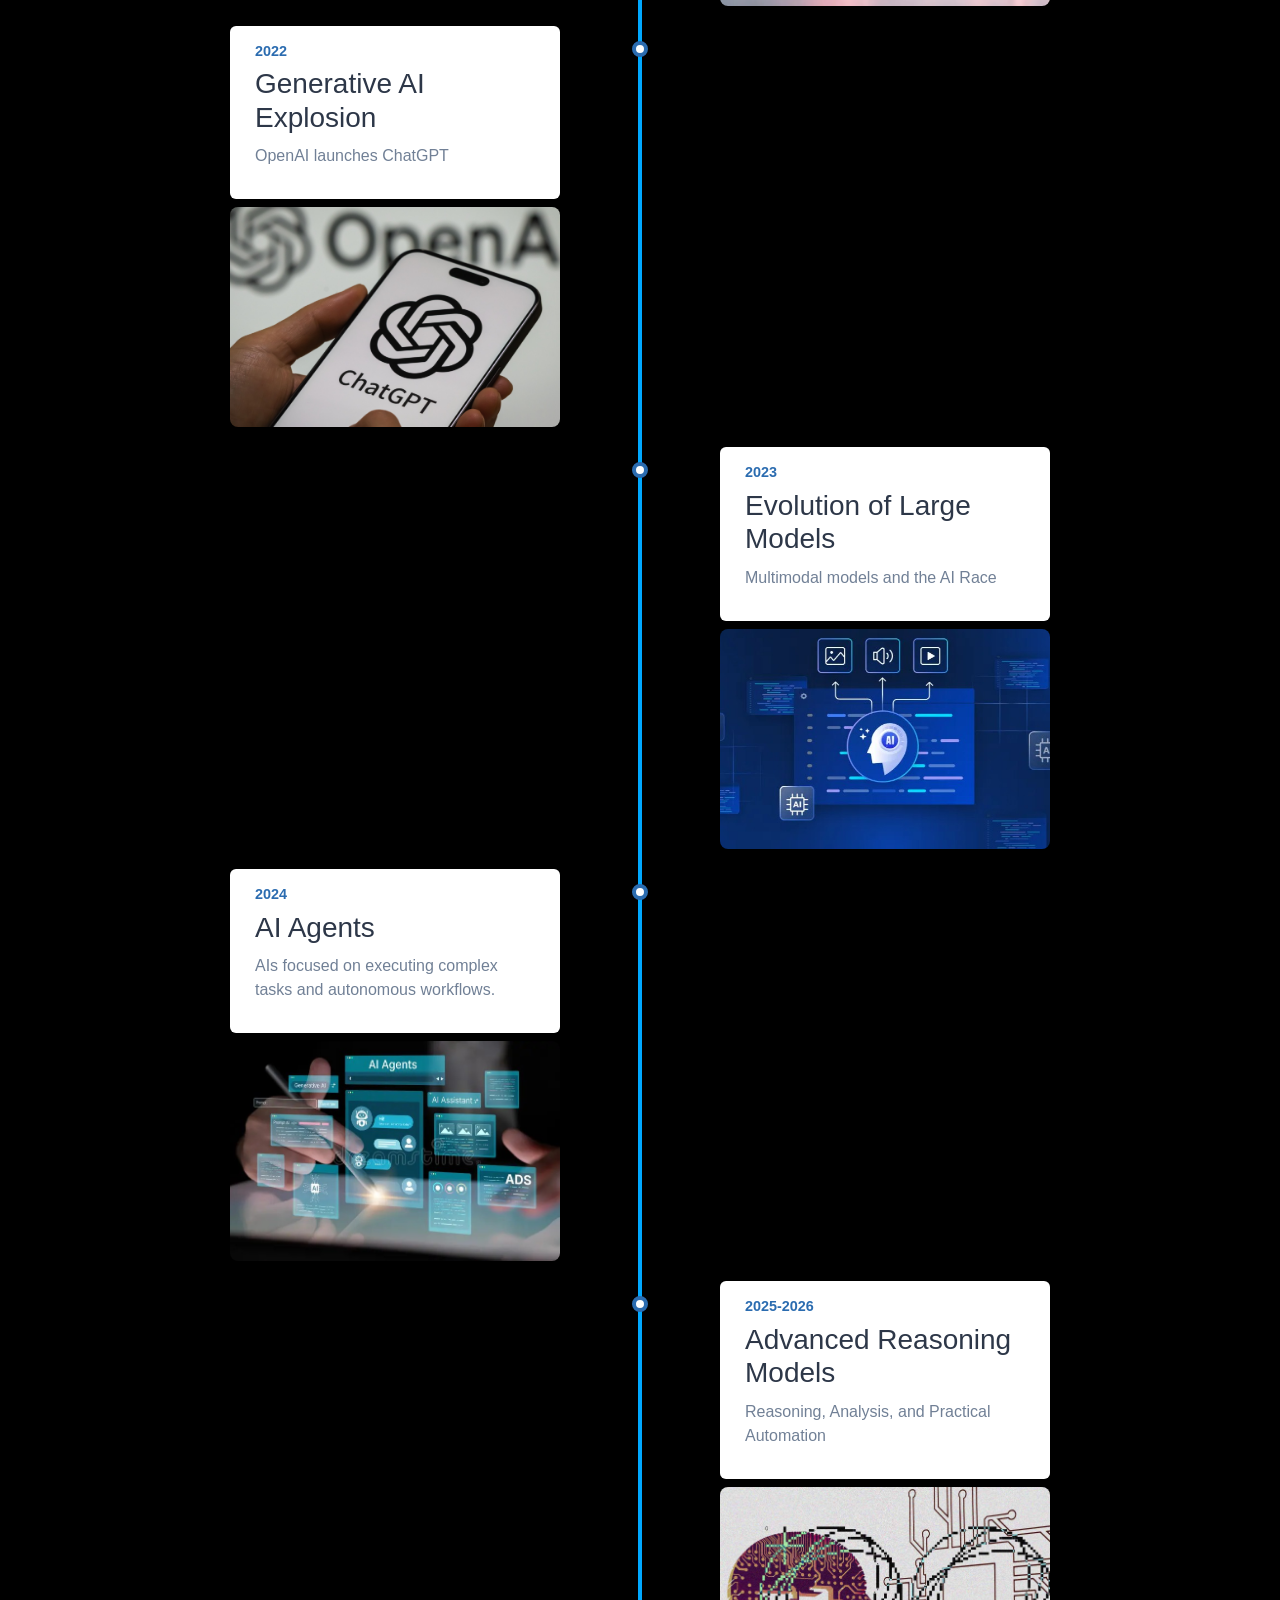
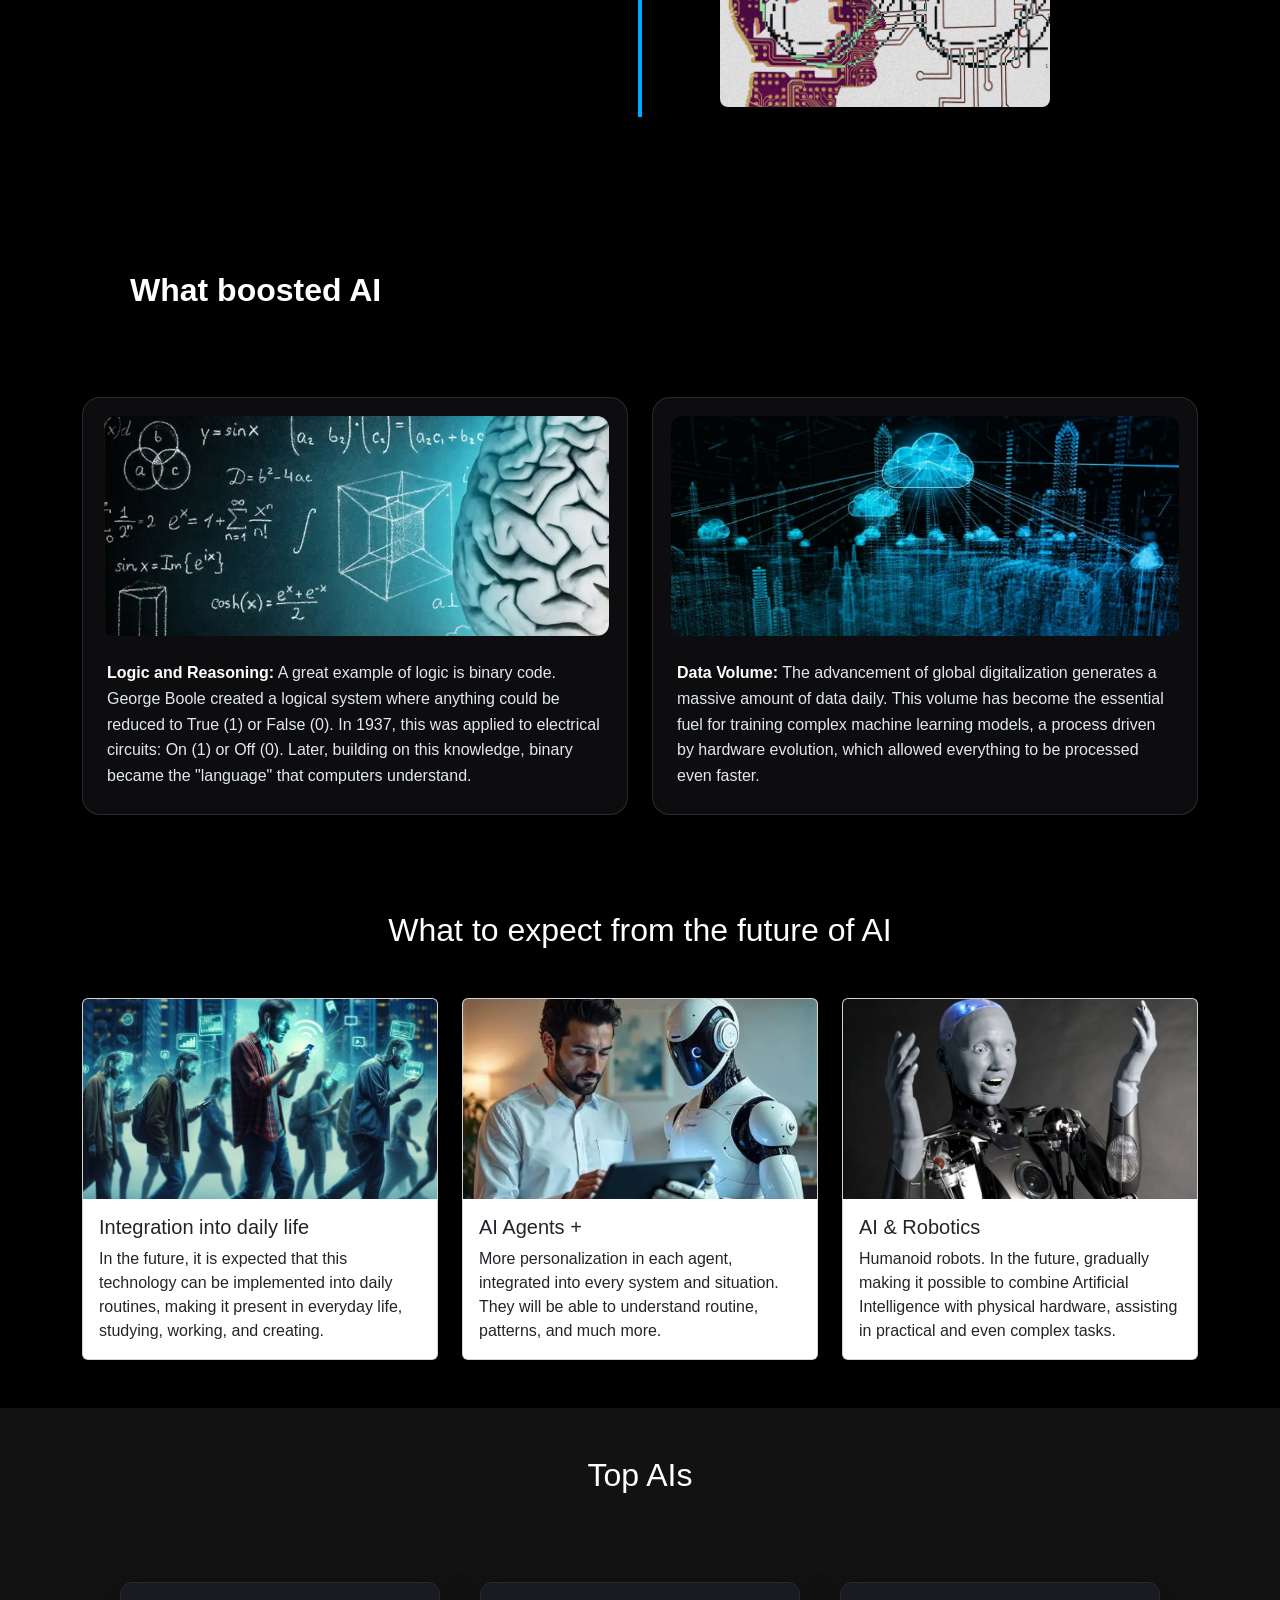
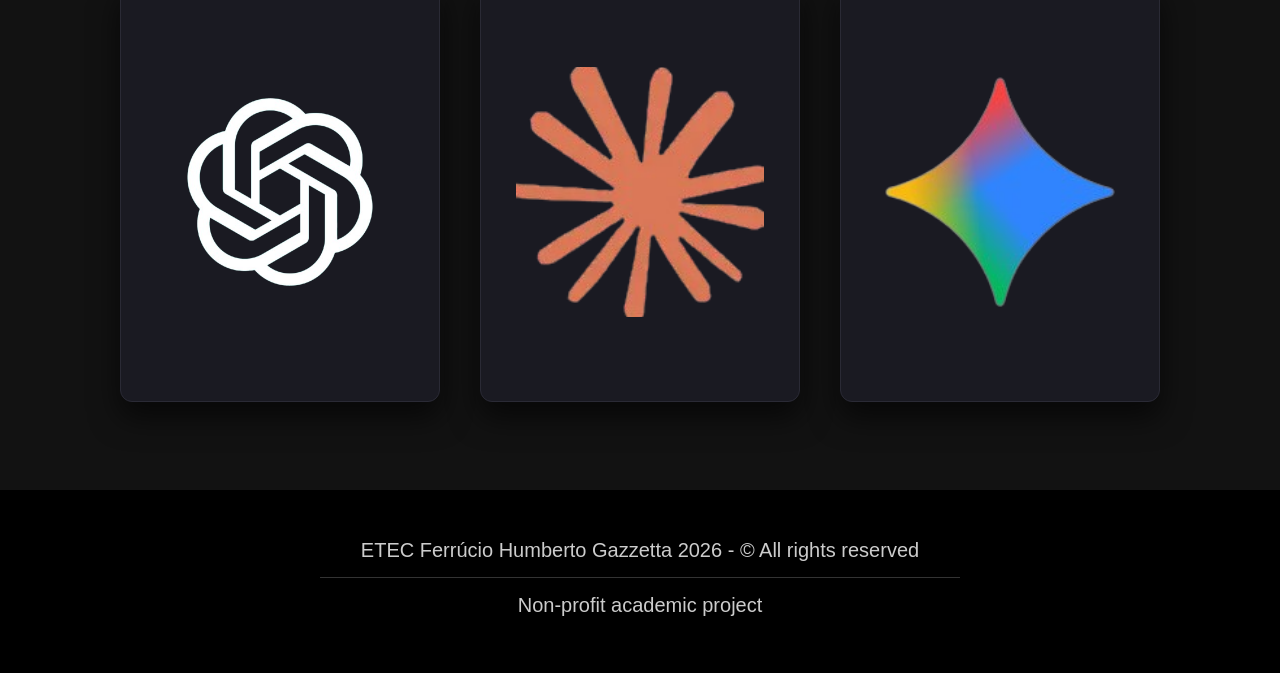
<file: sobre_ingles.html>
<!DOCTYPE html>
<html lang="en">
	<head>
		<meta charset="UTF-8">
		<meta name="viewport" content="width=device-width, initial-scale=1.0">
		<title>NoosIA - Discover the technology that is revolutionizing the world.</title>
		<link rel="icon" type="image/png" href="img/icone.png">
		<link href="https://cdn.jsdelivr.net/npm/bootstrap@5.3.8/dist/css/bootstrap.min.css" rel="stylesheet" integrity="sha384-sRIl4kxILFvY47J16cr9ZwB07vP4J8+LH7qKQnuqkuIAvNWLzeN8tE5YBujZqJLB" crossorigin="anonymous">
		<link rel="stylesheet" href="style.css">
	</head>
	<body id="topo">
		<header class="header">
			<div class="nav-container">
				<div class="logo">
					<a href="#">Noos<span>IA</span></a>
				</div>
				<button class="menu-toggle" id="menuToggle" aria-label="Open Menu">
					<span></span>
					<span></span>
					<span></span>
				</button>
				<nav class="nav-menu" id="navMenu">
					<ul>
						<li><a href="index_ingles.html">HOME</a></li>
						
						<li class="dropdown">
							<a href="sobre_ingles.html" class="dropdown-toggle active">ABOUT</a>
							<ul class="dropdown-menu">
								<li><a href="sobre_ingles.html#o-que-e">Definition</a></li>
								<li><a href="sobre_ingles.html#como-funciona">Operation</a></li>
								<li><a href="sobre_ingles.html#evolucao-ias">Evolution</a></li>
								<li><a href="sobre_ingles.html#melhores-ias">Best </a></li>
							</ul>
						</li>
						<li><a href="aplicacoes_ingles.html">APPLICATIONS</a></li>
						<li class="dropdown">
							<a href="impactos_ingles.html" class="dropdown-toggle">IMPACTS</a>
							<ul class="dropdown-menu">
								<li><a href="impactos_ingles.html#negativos">Negative</a></li>
								<li><a href="impactos_ingles.html#positivos">Positive</a></li>
							</ul>
						</li>
						<li><a href="bibliografias_ingles.html">REFERENCE</a></li>
						<li class="dropdown">
							<a href="creditos_ingles.html" class="dropdown-toggle">CREDITS</a>
							<ul class="dropdown-menu">
								<li><a href="creditos_ingles.html#orientadores">Advisors</a></li>
								<li><a href="creditos_ingles.html#desenvolvedores">Developers</a></li>
							</ul>
						</li>
						<li><a href="contato_ingles.html">CONTACT</a></li>
						<li class="dropdown lang-picker">
							<a href="javascript:void(0)" class="dropdown-toggle lang-link">
								<img src="img/USA.jpg" alt="US Flag" class="flag-img"> EN-US
							</a>
							<ul class="dropdown-menu">
								<li>
									<a href="sobre.html">
										<img src="img/BR.jpg" alt="Brazil Flag" class="flag-img"> PT-BR
									</a>
								</li>
							</ul>
						</li>
					</ul>
				</nav>
			</div>
		</header>
		
		<main>
		<section class="py-5 bg-dark text-white">
				<div class="container">
					<div class="row justify-content-start">
						<div class="col-lg-8 col-md-10 text-start">
							<div class="intro-box p-4 p-md-5 rounded-3">
								<h2 class="fw-bold mb-3">What you will find here</h2>
								<p class="text-secondary fs-5 mb-0">
									We will demonstrate a broad vision of artificial intelligence, defining what it is, exploring its main forms of application, and demonstrating how the use of these technologies directly impacts our daily lives.
								</p>
							</div>
						</div>
					</div>
				</div>
			</section>
			<section class="py-5">
				<div class="container">
					<div class="row justify-content-start">
						<div class="col-lg-8 col-md-10 text-start">
							<div class="intro-box p-4 p-md-5 rounded-3">
								<h2 class="fw-bold mb-3">Main Pillars</h2>
							</div>
						</div>
					</div>
				</div>
				<div class="home-cards-container">
					<div class="custom-card">
						<a href="sobre.html" class="card-img-wrapper-home">
							<img src="img/card2.jpg" class="zoom-img">
						</a>
						<details class="card-details">
							<summary class="card-toggle">What is AI</summary>
							<div class="card-content">
								<p>A technology that is transforming the world. On this site, we will see what AI is, how it works, its evolution over time, and the best ones on the market.</p>
							</div>
						</details>
					</div>
					<div class="custom-card">
						<a href="aplicacoes.html" class="card-img-wrapper-home">
							<img src="img/Card1.jpg" class="zoom-img">
						</a>
						<details class="card-details">
							<summary class="card-toggle">Applications</summary>
							<div class="card-content">
								<p>Artificial intelligence is present in different areas and situations. Discover how this technology is being applied in healthcare, education, and industry.</p>
							</div>
						</details>
					</div>
					<div class="custom-card">
						<a href="impactos.html" class="card-img-wrapper-home">
							<img src="img/card3.jpg" class="zoom-img">
						</a>
						<details class="card-details">
							<summary class="card-toggle">Impacts</summary>
							<div class="card-content">
								<p>Analyze the social, economic, and ethical effects of AI. Discuss the future of work and responsibility in technological development.</p>
							</div>
						</details>
					</div>

				</div>
			</section>
			
			<section class="py-5 bg-dark text-white">
<div class="container" id="o-que-e">
<div class="row align-items-center g-4">
<div class="col-lg-5 col-md-12">
<div class="oque-texto-card p-4 rounded-4 bg-secondary bg-opacity-10 border border-secondary border-opacity-25 shadow-sm d-flex flex-column align-items-center">
<img src="img/ok.jpeg" alt="Artificial Intelligence" class="img-fluid rounded-3 mb-3 oque-left-img">
<div class="text-start">
<p class="m-0 text-light opacity-90">
Artificial Intelligence is the field of computer science focused on studying and developing systems. It creates machines and software capable of mimicking human behavior in decision-making and tasks, ranging from simple to complex.
</p>
</div>
</div>
</div>

<div class="col-lg-7 col-md-12">
<div class="row row-cols-1 row-cols-sm-2 g-4 justify-content-center">
<div class="col">
<div class="card-hover-slide">
<div class="slide slide1">
<div class="content">
<div class="icon">
<img src="img/ol.jpeg" alt="The architecture behind data" class="slide-img">
</div>
</div>
</div>
<div class="slide slide2">
<div class="content">
<h3>The architecture behind data</h3>
<p>No magic: AI is pure mathematics and statistics. It analyzes billions of data points using algorithms to identify patterns and calculate the optimal answer in milliseconds.</p>
</div>
</div>
</div>
</div>

<div class="col">
<div class="card-hover-slide">
<div class="slide slide1">
<div class="content">
<div class="icon">
<img src="img/j.jpeg" alt="How it is present in everyday life" class="slide-img">
</div>
</div>
</div>
<div class="slide slide2">
<div class="content">
<h3>How it is present in everyday life</h3>
<p>Have you ever thought about just typing your favorite colors and having AI build the perfect outfits for you to buy? A US brand revenue reached 295 billion dollars with just this feature on their website! AI is already in our daily lives making everything simpler.</p>
</div>
</div>
</div>
</div>
</div>
</div>
</div>
</div>
</section>
			<section class="como-funciona" id="como-funciona">
				<h3 class="title">How Artificial Intelligence models work can be summarized in four steps:</h3>

				<div class="steps">
					<div class="container my-5">
						<div class="position-relative d-flex align-items-center justify-content-center">

							<div class="timeline-line"></div>
							
							<div class="row row-cols-1 row-cols-md-4 g-5 text-center w-100 position-relative" style="z-index: 1;">
								<div class="col">
									<div class="card h-100 shadow-sm border-0 bg-light">
										<div class="card-body py-4">
											<div class="step-badge bg-primary text-white mb-3">1</div>
											<h3 class="card-title h5">Web Scraping</h3>
											<p class="card-text text-muted small mb-0">Companies collect data from public websites, books, magazines, forums, and articles that will serve as the basis for training the models.</p>
										</div>
									</div>
								</div>
								
								<div class="col">
									<div class="card h-100 shadow-sm border-0 bg-light">
										<div class="card-body py-4">
											<div class="step-badge bg-primary text-white mb-3">2</div>
											<h3 class="card-title h5">Learning</h3>
											<p class="card-text text-muted small mb-0">AI constantly analyzes and learns from the provided data, identifying various patterns within these large volumes of data. This process is continuous, meaning the AI ​​is constantly learning and developing.</p>
										</div>
									</div>
								</div>
								
								<div class="col">
									<div class="card h-100 shadow-sm border-0 bg-light">
										<div class="card-body py-4">
											<div class="step-badge bg-primary text-white mb-3">3</div>
											<h3 class="card-title h5">Deep Learning</h3>
											<p class="card-text text-muted small mb-0">AI utilizes neural networks to emulate the human brain and process complex data, providing solutions to presented problems.</p>
										</div>
									</div>
								</div>

								<div class="col">
									<div class="card h-100 shadow-sm border-0 bg-light">
										<div class="card-body py-4">
											<div class="step-badge bg-primary text-white mb-3">4</div>
											<h3 class="card-title h5">Final Result</h3>
											<p class="card-text text-muted small mb-0">At this point, AI has learned to mimic human behavior, identify patterns, and can provide fast and concise answers to various problems and questions.</p>
										</div>
									</div>
								</div>
							</div>
							
						</div>
					</div>
				</div>
			</section>

			<section id="evolucao-ias" class="py-5 bg-dark text-white">
				<div class="container">
					<div class="row justify-content-start">
						<div class="col-lg-8 col-md-10 text-start">
							<div class="intro-box p-4 p-md-5 rounded-3">
								<h2 class="fw-bold mb-3">Evolution - Timeline</h2>
							</div>
						</div>
					</div>
				</div>
				<div class="timeline-container">
					<div class="timeline">
						<div class="timeline-item left">
							<div class="timeline-dot"></div>
							<div class="timeline-content">
								<span class="date">1943</span>
								<h3>Warren McCulloch and Walter Pitts</h3>
								<p>Introduction to the concept of artificial neural networks</p>
							</div>
							<div class="timeline-image mt-2">
								<img src="img/linhadotempo1.jpeg" class="img-fluid rounded-3" alt="1943">
							</div>
						</div>

						<div class="timeline-item right">
							<div class="timeline-dot"></div>
							<div class="timeline-content">
								<span class="date">1950</span>
								<h3>The Turing Test</h3>
								<p>'Can machines think'</p>
							</div>
							<div class="timeline-image mt-2">
								<img src="img/linhadotempo2.jpeg" class="img-fluid rounded-3" alt="1950">
							</div>
						</div>

						<div class="timeline-item left">
							<div class="timeline-dot"></div>
							<div class="timeline-content">
								<span class="date">1956</span>
								<h3>Term 'Artificial Intelligence'</h3>
								<p>Dartmouth Conference</p>
							</div>
							<div class="timeline-image mt-2">
								<img src="img/linhadotempo3.jpeg" class="img-fluid rounded-3" alt="1956">
							</div>
						</div>
						
						<div class="timeline-item right">
							<div class="timeline-dot"></div>
							<div class="timeline-content">
								<span class="date">1964</span>
								<h3>First Chatbot</h3>
								<p>ELIZA</p>
							</div>
							<div class="timeline-image mt-2">
								<img src="img/linhadotempo4.jpeg" class="img-fluid rounded-3" alt="1964">
							</div>
						</div>
						
						<div class="timeline-item left">
							<div class="timeline-dot"></div>
							<div class="timeline-content">
								<span class="date">1970 - 1980</span>
								<h3>AI Winter</h3>
								<p>Period of skepticism and academic budget cuts</p>
							</div>
							<div class="timeline-image mt-2">
								<img src="img/linhadotempo5.jpeg" class="img-fluid rounded-3" alt="1970">
							</div>
						</div>
						
						<div class="timeline-item right">
							<div class="timeline-dot"></div>
							<div class="timeline-content">
								<span class="date">1990</span>
								<h3>Emergence of Machine Learning</h3>
								<p>From rules to data</p>
							</div>
							<div class="timeline-image mt-2">
								<img src="img/linhadotempo6.jpeg" class="img-fluid rounded-3" alt="1990">
							</div>
						</div>
						
						<div class="timeline-item left">
							<div class="timeline-dot"></div>
							<div class="timeline-content">
								<span class="date">1997</span>
								<h3>IBM's Deep Blue Supercomputer</h3>
								<p>Defeats world chess champion Garry Kasparov</p>
							</div>
							<div class="timeline-image mt-2">
								<img src="img/linhadotempo7.jpeg" class="img-fluid rounded-3" alt="1997">
							</div>
						</div>
						
						<div class="timeline-item right">
							<div class="timeline-dot"></div>
							<div class="timeline-content">
								<span class="date">2011</span>
								<h3>Watson | Siri</h3>
								<p>A cognitive computing system wins Jeopardy! | Apple launches smart voice assistant.</p>
							</div>
							<div class="timeline-image mt-2">
								<img src="img/linhadotempo8.jpeg" class="img-fluid rounded-3" alt="2011">
							</div>
						</div>
						
						<div class="timeline-item left">
							<div class="timeline-dot"></div>
							<div class="timeline-content">
								<span class="date">2016</span>
								<h3>Google DeepMind's AlphaGo</h3>
								<p>Defeats world Go champion Lee Sedol</p>
							</div>
							<div class="timeline-image mt-2">
								<img src="img/linhadotempo9.jpeg" class="img-fluid rounded-3" alt="2016">
							</div>
						</div>
						
						<div class="timeline-item right">
							<div class="timeline-dot"></div>
							<div class="timeline-content">
								<span class="date">2017</span>
								<h3>Generative AI</h3>
								<p>The concept of Generative AI emerges, capable of creating text, images, etc.</p>
							</div>
							<div class="timeline-image mt-2">
								<img src="img/linhadotempo10.jpeg" class="img-fluid rounded-3" alt="2017">
							</div>
						</div>
						
						<div class="timeline-item left">
							<div class="timeline-dot"></div>
							<div class="timeline-content">
								<span class="date">2022</span>
								<h3>Generative AI Explosion</h3>
								<p>OpenAI launches ChatGPT</p>
							</div>
							<div class="timeline-image mt-2">
								<img src="img/linhadotempo11.jpeg" class="img-fluid rounded-3" alt="2022">
							</div>
						</div>
						
						<div class="timeline-item right">
							<div class="timeline-dot"></div>
							<div class="timeline-content">
								<span class="date">2023</span>
								<h3>Evolution of Large Models</h3>
								<p>Multimodal models and the AI Race</p>
							</div>
							<div class="timeline-image mt-2">
								<img src="img/linhadotempo12.jpeg" class="img-fluid rounded-3" alt="2023">
							</div>
						</div>
						
						<div class="timeline-item left">
							<div class="timeline-dot"></div>
							<div class="timeline-content">
								<span class="date">2024</span>
								<h3>AI Agents</h3>
								<p>AIs focused on executing complex tasks and autonomous workflows.</p>
							</div>
							<div class="timeline-image mt-2">
								<img src="img/linhadotempo13.jpeg" class="img-fluid rounded-3" alt="2024">
							</div>
						</div>
						
						<div class="timeline-item right">
							<div class="timeline-dot"></div>
							<div class="timeline-content">
								<span class="date">2025-2026</span>
								<h3>Advanced Reasoning Models</h3>
								<p>Reasoning, Analysis, and Practical Automation</p>
							</div>
							<div class="timeline-image mt-2">
								<img src="img/linhadotempo14.jpeg" class="img-fluid rounded-3" alt="2025-2026">
							</div>
						</div>
					</div>
				</div>
			</section>

			<section class="py-5 bg-dark text-white">
				<div class="container">
    
    <div class="row justify-content-start mb-4">
      <div class="col-lg-8 col-md-10 text-start">
        <div class="intro-box p-4 p-md-5 rounded-3">
          <h2 class="fw-bold mb-3">What boosted AI</h2>
        </div>
      </div>
    </div>

    <div class="row g-4 justify-content-center">
      
      <div class="col-12 col-md-6">
        <div class="card-impulso-modelo">
          <div class="card-impulso-img-wrapper">
            <img src="img/log.png" alt="Logic and Reasoning in AI" class="card-impulso-img">
          </div>
          <p class="card-impulso-texto">
            <strong>Logic and Reasoning:</strong> A great example of logic is binary code. George Boole created a logical system where anything could be reduced to True (1) or False (0). In 1937, this was applied to electrical circuits: On (1) or Off (0). Later, building on this knowledge, binary became the "language" that computers understand.
          </p>
        </div>
      </div>
      <div class="col-12 col-md-6">
        <div class="card-impulso-modelo">
          <div class="card-impulso-img-wrapper">
            <img src="img/dad.png" alt="Data and Information in AI" class="card-impulso-img">
          </div>
          <p class="card-impulso-texto">
            <strong>Data Volume:</strong> The advancement of global digitalization generates a massive amount of data daily. This volume has become the essential fuel for training complex machine learning models, a process driven by hardware evolution, which allowed everything to be processed even faster.
          </p>
        </div>
      </div>

    </div>
  </div>
</section>

			<section class="py-5 bg-dark text-white">
				<div class="container">
					<h2 class="text-center mb-5">What to expect from the future of AI</h2>
					<div class="row row-cols-1 row-cols-md-3 g-4">
						<div class="col-sobre">
							<div class="card h-100 shadow-sm text-dark">
								<img src="img/ia.jpg" class="card-img-top object-fit-cover" style="height: 200px;" alt="Integration into daily life">
								<div class="card-body">
									<h5 class="card-title">Integration into daily life</h5>
									<p class="card-text">In the future, it is expected that this technology can be implemented into daily routines, making it present in everyday life, studying, working, and creating.</p>
								</div>
							</div>
						</div>

						<div class="co1-sobre">
							<div class="card h-100 shadow-sm text-dark">
								<img src="img/agent.jpg" class="card-img-top object-fit-cover" style="height: 200px;" alt="AI Agents">
								<div class="card-body">
									<h5 class="card-title">AI Agents +</h5>
									<p class="card-text">More personalization in each agent, integrated into every system and situation. They will be able to understand routine, patterns, and much more.</p>
								</div>
							</div>
						</div>

						<div class="col-sobre">
							<div class="card h-100 shadow-sm text-dark">
								<img src="img/human.avif" class="card-img-top object-fit-cover" style="height: 200px;" alt="AI and Robotics">
								<div class="card-body">
									<h5 class="card-title">AI &amp; Robotics</h5>
									<p class="card-text">Humanoid robots. In the future, gradually making it possible to combine Artificial Intelligence with physical hardware, assisting in practical and even complex tasks.</p>
								</div>
							</div>
						</div>
					</div>
				</div>
			</section>
			
			<section class="container my-5">
				<h2 class="text-center mb-5" id="melhores-ias">Top AIs</h2>

				<div class="cards-container">
					<div class="card-hover-effect">
						<div class="face face1">
							<div class="content">
								<h2>ChatGPT</h2>
								<p>ChatGPT: Stands out for its text generation and coherent response creation.</p>
							</div>
						</div>
						<div class="face face2">
							<div class="card-img-wrapper">
								<img src="img/chat.png" alt="ChatGPT">
							</div>
						</div>
					</div>

					<div class="card-hover-effect">
						<div class="face face1">
							<div class="content">
								<h2>Claude</h2>
								<p>Claude: Great at working with large volumes of text and extensive documents.</p>
							</div>
						</div>
						<div class="face face2">
							<div class="card-img-wrapper">
								<img src="img/claude.png" alt="Claude">
							</div>
						</div>
					</div>

					<div class="card-hover-effect">
						<div class="face face1">
							<div class="content">
								<h2>Gemini</h2>
								<p>Gemini: Stands out in content creation and Google Workspace integration.</p>
							</div>
						</div>
						<div class="face face2">
							<div class="card-img-wrapper">
								<img src="img/gemini.png" alt="Gemini">
							</div>
						</div>
					</div>
				</div>
			</section>
			
			<a href="#topo" id="btn-ancora" class="btn-ancora" title="Back to top">
				<img src="img/ancora.png" alt="Back to top">
			</a>
			
			<section class="py-5 bg-dark text-white">
				<footer>
					<h5>ETEC Ferrúcio Humberto Gazzetta 2026 - &copy; All rights reserved</h5>
					<hr>
					<h5>Non-profit academic project</h5>
				</footer>
			</section>
		</main>
		<script> 
			window.addEventListener('scroll', function () { const btnAncora = document.getElementById('btn-ancora'); 
			if (window.scrollY > 150) { btnAncora.classList.add('visivel'); } else { btnAncora.classList.remove('visivel');
			} }); 
		</script>
		<script src="https://cdn.jsdelivr.net/npm/bootstrap@5.3.8/dist/js/bootstrap.bundle.min.js" integrity="sha384-FKyoEForCGlyvwx9Hj09JcYn3nv7wiPVlz7YYwJrWVcXK/BmnVDxM+D2scQbITxI" crossorigin="anonymous"></script>
		<script src="script.js"></script>
	</body>
</html>
</file>
<file: style.css>
* {
    margin: 0;
    padding: 0;
}

body {
    background-color: #121212;
    color: #ffffff;
    box-sizing: border-box;
    font-family: 'Segoe UI', Verdana, sans-serif;
    padding-top: 70px; 
}
/*-------------------HEADER---------------------*/
.header {
    position: fixed;
    top: 0;
    left: 0;
    width: 100%;
    background-color: #0b0b0e;
    border-bottom: 1px solid #1f1f23;
    z-index: 1000;
}

.nav-container {
    max-width: 1300px;
    margin: 0 auto;
    padding: 0 24px;
    height: 70px;
    display: flex;
    justify-content: space-between;
    align-items: center;
}

.logo a {
    font-size: 26px;
    font-weight: 800;
    text-decoration: none;
    color: #ffffff;
    letter-spacing: 1px;
}

.logo span {
    color: #00a8ff;
    text-shadow: 0 0 10px rgba(0, 168, 255, 0.4);
}

.nav-menu ul {
    list-style: none;
    display: flex;
    align-items: center;
    gap: 18px;
}

.nav-menu a {
    text-decoration: none;
    color: #b3b3b3;
    font-size: 13px;
    font-weight: 600;
    letter-spacing: 0.5px;
    transition: color 0.3s ease;
    padding: 10px 0;
    display: block;
}

.nav-menu a:hover,
.nav-menu a.active {
    color: #00a8ff;
}

.nav-menu a.active {
    position: relative;
}

.nav-menu a.active::after {
    content: '';
    position: absolute;
    bottom: 0;
    left: 0;
    width: 100%;
    height: 2px;
    background-color: #00a8ff;
}

.dropdown-link-wrapper {
    display: flex;
    align-items: center;
    gap: 4px;
    cursor: pointer;
}

.dropdown-link-wrapper:hover .arrow,
.dropdown-link-wrapper:hover a {
    color: #00a8ff;
}

.dropdown {
    position: relative;
}

.dropdown-menu {
    position: absolute;
    top: 100%;
    left: 0;
    background-color: #16161a;
    min-width: 180px;
    box-shadow: 0 8px 16px rgba(0,0,0,0.4);
    display: none; 
    flex-direction: column;
    border-radius: 4px;
    border: 1px solid #222228;
    padding: 8px 0;
}

.dropdown-menu li a {
    padding: 8px 16px;
    color: #b3b3b3;
    white-space: nowrap;
}

.dropdown-menu li a:hover {
    background-color: #1f1f26;
    color: #00a8ff;
}

.dropdown > .dropdown-menu {
    display: none;
}

.dropdown:hover > .dropdown-menu {
    display: flex;
}

.dropdown:hover .arrow {
    transform: rotate(180deg);
}

.menu-toggle {
    display: none;
    background: none;
    border: none;
    cursor: pointer;
    flex-direction: column;
    gap: 5px;
}

.menu-toggle span {
    display: block;
    width: 25px;
    height: 3px;
    background-color: #ffffff;
    transition: 0.3s;
    border-radius: 2px;
}

@media (max-width: 968px) {
    .menu-toggle {
        display: flex;
    }

    .nav-menu {
        position: absolute;
        top: 70px;
        left: -100%;
        width: 100%;
        background-color: #0b0b0e;
        border-bottom: 1px solid #1f1f23;
        transition: 0.3s ease-in-out;
        box-shadow: 0 10px 20px rgba(0,0,0,0.5);
    }

    .nav-menu.active {
        left: 0;
    }

    .nav-menu ul {
        flex-direction: column;
        align-items: flex-start;
        padding: 20px 24px;
        gap: 15px;
    }

    .dropdown:hover > .dropdown-menu {
        display: none;
    }

    .dropdown.active-dropdown > .dropdown-menu {
        display: flex;
        position: static;
        box-shadow: none;
        background-color: transparent;
        border: none;
        padding-left: 15px;
    }

    .dropdown.active-dropdown .arrow {
        transform: rotate(180deg);
    }

    .dropdown-link-wrapper {
        width: 100%;
        justify-content: space-between;
    }
}

.lang-link, .lang-picker .dropdown-menu a {
    display: flex !important;
    align-items: center;
    gap: 8px;
}

.flag-img {
    width: 22px;
    height: 15px;
    object-fit: cover;
    border-radius: 3px;
    border: 1px solid rgba(255, 255, 255, 0.2);
}

.lang-picker .dropdown-menu {
    min-width: 130px;
    right: 0;
    left: auto;
}

/*----------------------FIM HEADER----------------
-----------------CARROSSEL---------------------*/

.carousel-item {
    height: 700px; 
    background-color: #0b0b0e;
}

.carousel-item img {
    width: 100%;
    height: 100%;
    object-fit: cover; 
    object-position: center;
    filter: brightness(0.65);
}

.carousel-caption {
    position: absolute;
    top: 50%;
    transform: translateY(-50%);
    right: 20%;
    text-align: left;
    padding-bottom: 0;
}

.carousel-caption h5 {
    font-size: clamp(1.2rem, 3.5vw, 2.8rem);
    font-weight: 700;
    text-align: left !important;
    color: #ffffff;
    margin-bottom: 10px;
}

.carousel-caption p {
    font-size: clamp(0.85rem, 2vw, 1.15rem);
    color: #e0e0e0;
    margin-bottom: 15px;
}

@media (min-width: 1280px) and (max-width: 1366px) {
    .carousel-item img {
        object-fit: cover; 
        object-position: center; 
    }
	
}

.carousel-control-prev,
.carousel-control-next {
    width: 8%;
    z-index: 5;
}

/*---------------FIM CARROSSEL---------------------*/

.py-5.bg-dark {
    background-color: black !important; 
}

/*----------------------CARDS HOME---------------------*/
.home-cards-container {
    max-width: 1200px;
    width: 100%;
    display: grid;
    grid-template-columns: repeat(auto-fit, minmax(320px, 1fr));
    grid-gap: 25px;
    margin: 0 auto;
    padding: 0 15px;
    align-items: start; 
}

.custom-card {
    background: #1e1e24;
    border-radius: 12px;
    overflow: hidden;
    box-shadow: 0 10px 30px rgba(0, 0, 0, 0.4);
    display: flex;
    flex-direction: column;
}

.card-img-wrapper-home {
    width: 100%;
    height: 220px;
    overflow: hidden;
    display: block;
}

.zoom-img {
    width: 100%;
    height: 100%;
    object-fit: cover;
    transition: transform 0.5s ease;
}

.card-img-wrapper-home:hover .zoom-img {
    transform: scale(1.08);
}

.card-toggle {
    background-color: #26262f;
    color: #ffffff;
    font-weight: 600;
    padding: 15px 20px;
    cursor: pointer;
    list-style: none; 
    user-select: none;
    transition: background-color 0.3s;
}


.card-details[open] .card-toggle {
    background-color: #00a8ff;
}

.card-content {
    background-color: #16161a;
    color: #d1d1d1;
    padding: 20px;
    font-size: 0.95rem;
    line-height: 1.6;
}

/*-----------------------FIM CARDS HOME-------------------------*/


/*---------------------------LINHA DO TEMPO SOBRE---------------------------*/

.timeline-container {
  max-width: 1000px;
  margin: 0 auto;
  padding: 10px;
  position: relative;
}

.timeline {
  position: relative;
  width: 100%;
}

.timeline::after {
  content: '';
  position: absolute;
  width: 4px;
  background-color: #00a8ff;
  top: 0;
  bottom: 0;
  left: 50%;
  margin-left: -2px; 
}

.timeline-item {
  padding: 10px 80px;
  position: relative;
  width: 50%; 
}

.timeline-item.left {
  left: 0;
}

.timeline-item.right {
  left: 50%;
}


.timeline-dot {
  position: absolute;
  width: 16px;
  height: 16px;
  right: -8px; 
  background-color: #fff;
  border: 4px solid #2b6cb0;
  border-radius: 50%;
  top: 25px;
  z-index: 1;
}

.timeline-item.right .timeline-dot {
  left: -8px; 
}

.timeline-content {
  padding: 15px 25px;
  background-color: #fff;
  position: relative;
  border-radius: 6px;
  box-shadow: 0 4px 6px rgba(0,0,0,0.05);
}

.timeline-content .date {
  font-weight: bold;
  color: #2b6cb0;
  font-size: 0.9rem;
  display: block;
  margin-bottom: 5px;
}

.timeline-content h3 {
  margin-bottom: 10px;
  color: #2d3748;
}

.timeline-content p {
  color: #718096;
  line-height: 1.5;
}

@media screen and (max-width: 768px) {
  .timeline::after {
    left: 31px;
  }

  .timeline-item {
    width: 100%;
    padding-left: 55px;
    padding-right: 25px;
  }

  .timeline-item.right {
    left: 0%;
  }

  .timeline-dot {
    left: 23px !important;
    right: auto;
  }
}

/*--------------------------FIM LINHA DO TEMPO SOBRE-----------------*/

.titulo-impulso{
	color: #00a8ff; 
}

.impulsionado-container {
    max-width: 1100px;
}

.cards-duplos-wrapper {
    display: flex;
    justify-content: center;
    gap: 30px;
    flex-wrap: wrap; 
}

.card-item-custom {
    background-color: #16161a;
    border-radius: 12px;
    padding: 35px;
    flex: 1;
    min-width: 280px;
    max-width: 500px;
    box-shadow: 0 10px 30px rgba(0, 0, 0, 0.4);
    transition: transform 0.3s ease, border-color 0.3s ease;
}

.card-item-custom:hover {
    transform: translateY(-5px);
    border-color: #00a8ff;
}

.card-body-custom h3 {
    font-weight: 700;
}

@media (max-width: 768px) {
    .cards-duplos-wrapper {
        flex-direction: column;
        align-items: center;
    }
    
    .card-item-custom {
        max-width: 100%;
    }
}
/*principais IAs*/

.cards-container {
    display: flex;
    justify-content: center;
    align-items: center;
    flex-wrap: wrap;
    gap: 40px;
    padding: 40px 20px;
}

.card-hover-effect {
    position: relative;
    width: 320px;
    height: 420px;
    margin: 0;
}

.card-hover-effect .face {
    position: absolute;
    top: 0;
    left: 0;
    width: 100%;
    height: 100%;
    transition: 0.5s ease-in-out;
    border-radius: 12px;
    overflow: hidden;
}

.card-hover-effect .face.face1 {
    background: #16161a;
    border: 1px solid #2a2a35;
    display: flex;
    justify-content: center;
    align-items: center;
    padding: 30px;
    text-align: center;
    box-shadow: 0 15px 30px rgba(0, 0, 0, 0.6);
}

.card-hover-effect .face.face1 .content h2 {
    font-size: 24px;
    color: #00a8ff;
    margin-bottom: 15px;
    font-weight: 700;
}

.card-hover-effect .face.face1 .content p {
    font-size: 15px;
    color: #d1d1d6;
    line-height: 1.6;
}

.card-hover-effect .face.face2 {
    background: #1a1a22;
    border: 1px solid #2a2a35;
    display: flex;
    justify-content: center;
    align-items: center;
    box-shadow: 0 15px 30px rgba(0, 0, 0, 0.6);
}

.card-img-wrapper {
    width: 100%;
    height: 100%;
    display: flex;
    justify-content: center;
    align-items: center;
    padding: 35px;
}

.card-img-wrapper img {
    width: 100%;
    height: 100%;
    object-fit: contain;
    border-radius: 20px;
    transition: transform 0.5s ease;
}

.card-hover-effect:hover .face.face2 img {
    transform: scale(1.05);
}

.card-hover-effect:hover .face.face2 {
    transform: translateY(-100px) scale(0.95);
    opacity: 0;
}

.card-hover-effect .face.face1 {
    transform: translateY(100px);
    opacity: 0;
}

.card-hover-effect:hover .face.face1 {
    transform: translateY(0);
    opacity: 1;
}


/*-------------------------Creditos--------------------------------*/

.col-base {
    margin-top: 30%;
    background-color: #1f1f26;
    border-radius: 10px;
    border: 2px solid #00a8ff;
    height: 15rem;
}

.col-profile {
    color: #00a8ff;
    text-shadow: 0 0 100px #00a8ff;
}

.col-profile img {
    border-radius: 100%;
    border: 2px solid #00a8ff;
}

.col-profile p {
    font-weight: 500;
    color: #fff;
}

.col-profile a {
    color: #00a8ff;
}

.profile-div {
    position: absolute;
    place-self: center;
    bottom: 65%;
}

.col-about {
    border-left: 2px solid #00a8ff;
    overflow: visible;
}

.orientador {
    margin-top: 0 !important;
}

/*

/*Contato - Page*/


form.row {
    max-width: 1000px;
    margin: 0 auto;
    padding: 50px;
}

textarea {
    resize: none;
}

.btn-primary {
    background-color: #00a8ff;
    color: #ffffff;
    font-weight: 500;
    transition: all 0.3s ease;
}

.container-cont{
	padding-left:40px;
}
/*---------------------FOOTER------------------*/
footer {
    text-align: center;
    color: #cccccc; 
}
footer hr {
    width: 50%;            
    border: 0;             
    height: 1px;           
    background-color: #cccccc;
    margin: 15px auto;    
}

/*-----------------BANDEIRA-----------------*/
.language-switcher {
  position: relative;
  display: inline-block;
}

.lang-btn {
  display: flex;
  align-items: center;
  gap: 8px;
  padding: 8px 16px;
  background-color: #ffffff;
  border: 1px solid #cccccc;
  border-radius: 20px;
  cursor: pointer;
  font-size: 14px;
  font-weight: bold;
  color: #333333;
  transition: background-color 0.2s, border-color 0.2s;
}

.lang-btn:hover {
  background-color: #f0f0f0;
  border-color: #999999;
}

.flag-icon {
  width: 20px;
  height: 15px;
  border-radius: 2px;
  object-fit: cover;
}

.arrow {
  font-size: 10px;
  margin-left: 4px;
  transition: transform 0.2s;
}

.language-switcher.open .arrow {
  transform: rotate(180deg);
}

.lang-dropdown {
  display: none;
  position: absolute;
  top: 100%;
  right: 0;
  margin-top: 6px;
  background-color: #ffffff;
  border: 1px solid #dddddd;
  border-radius: 8px;
  box-shadow: 0px 4px 12px rgba(0,0,0,0.15);
  list-style: none;
  padding: 6px 0;
  min-width: 160px;
  z-index: 1000;
}

.language-switcher.open .lang-dropdown {
  display: block;
}

.lang-dropdown li {
  display: flex;
  align-items: center;
  gap: 10px;
  padding: 10px 16px;
  cursor: pointer;
  font-size: 14px;
  color: #333333;
  transition: background 0.2s;
}

.lang-dropdown li:hover {
  background-color: #f5f5f5;
}

/*---------IMPACTOS POSITIVOS----------*/



.intro-card-hover {
    background: #16161a;
    border: 1px solid #2a2a35;
    border-radius: 12px;
    padding: 25px;
    transition: all 0.4s ease-in-out;
    box-shadow: 0 15px 30px rgba(0, 0, 0, 0.6);
    height: 100%;
    display: flex;
    flex-direction: column;
    justify-content: center;
}

.intro-card-hover:hover {
    transform: translateY(-8px);
    border-color: #00a8ff;
    box-shadow: 0 20px 40px rgba(0, 168, 255, 0.2);
}

.intro-img-wrapper {
    width: 100%;
    height: 150px;
    overflow: hidden;
    border-radius: 8px;
    display: flex;
    justify-content: center;
    align-items: center;
}

.intro-img-wrapper img {
    width: 100%;
    height: 100%;
    object-fit: cover;
    transition: transform 0.5s ease;
}

.intro-card-hover:hover .intro-img-wrapper img {
    transform: scale(1.08);
}


.cards-container {
    display: flex;
    justify-content: center;
    align-items: center;
    flex-wrap: wrap;
    gap: 40px;
    padding: 40px 20px;
}

.card-hover-effect {
    position: relative;
    width: 320px;
    height: 420px;
    margin: 0;
}

.card-hover-effect .face {
    position: absolute;
    top: 0;
    left: 0;
    width: 100%;
    height: 100%;
    transition: 0.5s ease-in-out;
    border-radius: 12px;
    overflow: hidden;
}

.card-hover-effect .face.face1 {
    background: #16161a;
    border: 1px solid #2a2a35;
    display: flex;
    justify-content: center;
    align-items: center;
    padding: 30px;
    text-align: center;
    box-shadow: 0 15px 30px rgba(0, 0, 0, 0.6);
    transform: translateY(100px);
    opacity: 0;
}

.card-hover-effect:hover .face.face1 {
    transform: translateY(0);
    opacity: 1;
}

.card-hover-effect .face.face1 .content h2 {
    font-size: 24px;
    color: #00a8ff;
    margin-bottom: 15px;
    font-weight: 700;
}

.card-hover-effect .face.face1 .content p {
    font-size: 14px;
    color: #d1d1d6;
    line-height: 1.5;
}

.card-hover-effect .face.face2 {
    background: #1a1a22;
    border: 1px solid #2a2a35;
    display: flex;
    justify-content: center;
    align-items: center;
    box-shadow: 0 15px 30px rgba(0, 0, 0, 0.6);
}

.card-hover-effect:hover .face.face2 {
    transform: translateY(-100px) scale(0.95);
    opacity: 0;
}

.card-img-wrapper {
    width: 100%;
    height: 100%;
    display: flex;
    justify-content: center;
    align-items: center;
    padding: 35px;
}

.card-img-wrapper img {
    width: 100%;
    height: 100%;
    object-fit: contain;
    border-radius: 20px;
    transition: transform 0.5s ease;
}

.card-hover-effect:hover .face.face2 img {
    transform: scale(1.05);
}


.row.align-items-center .col-lg-8 {
    padding-left: 110px;
}
.standard-img {
    width: 100% !important;
    height: 250px !important;
    object-fit: cover !important;
}
.card-img-wrapper img,
.intro-img-wrapper img {
    width: 100% !important;
    height: 250px !important;
    object-fit: cover !important;
}


.impactos-left-card {
    position: relative;
    width: 100%;
    min-height: 480px;
    background: linear-gradient(rgba(0, 0, 0, 0.65), rgba(0, 0, 0, 0.65)), url('img/pos1.jpeg') center/cover no-repeat;
    border-radius: 12px;
    border: 1px solid #2a2a35;
    display: flex;
    align-items: center;
    padding: 40px;
    box-shadow: 0 15px 30px rgba(0, 0, 0, 0.6);
}

.impactos-left-content {
    color: #ffffff;
    z-index: 2;
}

.impactos-left-content h2 {
    font-size: 38px;
    color: #ffffff;
}

.impactos-left-content p {
    font-size: 16px;
    color: #d1d1d6;
    line-height: 1.6;
}

.topico-horizontal-card {
    display: flex;
    align-items: center;
    background: #16161a;
    border: 1px solid #2a2a35;
    border-radius: 12px;
    overflow: hidden;
    transition: all 0.3s ease-in-out;
    box-shadow: 0 8px 20px rgba(0, 0, 0, 0.4);
}

.topico-horizontal-card:hover {
    border-color: #00a8ff;
    transform: translateY(-4px);
    box-shadow: 0 12px 30px rgba(0, 168, 255, 0.2);
}


.topico-numero {
    background-color: #00a8ff;
    color: #ffffff;
    font-size: 26px;
    font-weight: 800;
    min-width: 75px;
    height: 85px;
    display: flex;
    align-items: center;
    justify-content: center;
    flex-shrink: 0;
}


.topico-texto {
    padding: 15px 20px;
    font-size: 13.5px;
    color: #d1d1d6;
    line-height: 1.5;
}

.topico-texto strong {
    color: #ffffff;
}

/*-----------------------Aplicações-------------------*/
#setores img {
    width: 30vh;
    height: 30vh;
    object-fit: cover;
}

.card-img-top{
	height: 55vh;
	object-fit: cover;
}
/*---------------------ancora-------------------*/


html {
  scroll-behavior: smooth;
}

.btn-ancora {
  position: fixed;
  bottom: 40px; /* Distância do fundo da janela (evita colar no footer) */
  right: 30px;  /* Distância da borda direita */
  z-index: 999; /* Garante que fique por cima do conteúdo */
 
  opacity: 0;
  visibility: hidden;
  transition: opacity 0.3s ease, visibility 0.3s ease, transform 0.2s ease;
}

.btn-ancora img {
  width: 50px;   /* Ajuste para o tamanho desejado */
  height: 50px;  /* Ajuste para o tamanho desejado */
  object-fit: contain;
  display: block;
}


.btn-ancora.visivel {
  opacity: 1;
  visibility: visible;
}

.btn-ancora:hover {
  transform: translateY(-4px);
}

/*-------------------------sobre-------------------*/
.oque-texto-card {
  background-color: #212529; /* Tom cinza alinhado ao tema escuro */
  transition: all 0.3s ease;
}

.oque-left-img {
  width: 100%;
  max-height: 220px;
  object-fit: cover;
  border-radius: 12px;
  box-shadow: 0 4px 12px rgba(0, 0, 0, 0.3);
}

/* Estrutura dos Cards com Efeito Hover Slide */
.card-hover-slide {
  position: relative;
  width: 100%;
  height: 320px;
  background: #1a1d20;
  border-radius: 16px;
  overflow: hidden;
  box-shadow: 0 8px 20px rgba(0, 0, 0, 0.4);
  border: 1px solid rgba(255, 255, 255, 0.1);
}

.card-hover-slide .slide {
  width: 100%;
  height: 100%;
  transition: transform 0.5s cubic-bezier(0.4, 0, 0.2, 1);
}

/* Slide 1: Imagem frontal */
.card-hover-slide .slide.slide1 {
  position: relative;
  display: flex;
  justify-content: center;
  align-items: center;
  z-index: 1;
  transform: translateY(0);
}

.card-hover-slide:hover .slide.slide1 {
  transform: translateY(-100%);
}

.card-hover-slide .slide.slide1 .content,
.card-hover-slide .slide.slide1 .icon {
  width: 100%;
  height: 100%;
}

.card-hover-slide .slide-img {
  width: 100%;
  height: 100%;
  object-fit: cover;
}

/* Slide 2: Conteúdo revelado ao passar o mouse */
.card-hover-slide .slide.slide2 {
  position: absolute;
  top: 0;
  left: 0;
  display: flex;
  justify-content: center;
  align-items: center;
  padding: 24px;
  box-sizing: border-box;
  transform: translateY(100%);
  background: #282c34;
  color: #ffffff;
}

.card-hover-slide:hover .slide.slide2 {
  transform: translateY(0);
}

.card-hover-slide .slide.slide2 .content {
  text-align: center;
}

.card-hover-slide .slide.slide2 .content h3 {
  margin-bottom: 12px;
  font-size: 1.25rem;
  font-weight: 600;
  color: #00a8ff;
}

.card-hover-slide .slide.slide2 .content p {
  margin: 0;
  font-size: 0.92rem;
  line-height: 1.5;
  color: #d1d5db;
}
/*--------------- fim do o que é-----------------*/
.como-funciona .title{
    text-align:justify;
}

.como-funciona{
    height:100%;
    background-color: #2a2a35;
    padding:5rem;
}

.steps .card{
    background-color: #1f1f26 !important;
    border: 1px solid #cccccc !important;
    color:#d1d1d6 !important;
}

.steps .card p{
    color:#d1d1d6 !important;
}

.steps .card .step-badge{
    background-color: #00a8ff !important;
}


.timeline-line {
    position: absolute;
    background-color: #b3b3b3;
    z-index: 0;
  }

  .step-badge {
    width: 40px;
    height: 40px;
    line-height: 40px;
    border-radius: 50%;
    margin: 0 auto;
    font-weight: bold;
    font-size: 1.1rem;
    position: relative;
    z-index: 2;
  }
  
  @media (min-width: 768px) {
    .timeline-line {
      top: 44px; 
    	left: calc(100% / 6);
      right: calc(100% / 6);
      height: 3px;
      width: auto;
      transform: none;
    }
  }
  
  @media (max-width: 767.98px) {
    .timeline-line {
      top: 44px;
      bottom: 44px;
      left: 50%;
      transform: translateX(-50%);
      width: 3px;
      height: auto;
    }
  }

/*------------------------*/
.col-about ul {
    padding-left: 0;
    list-style-position: inside;
    font-size: 1rem;
}

@media (max-width: 1200px) {
    .col-about ul {
        font-size: 0.73rem;
    }
}
@media (min-width: 1201px) and (max-width: 1400px) {
    .col-about ul {
        font-size: 0.86rem;
    }
}

/*-------------------------sobre-------------------*/
.oque-texto{
    width:50%;
    float:left;
}

.oque-texto .card{
    background-color:#1f1f26;
    color:#fff;
    border:1px solid #d1d1d6;
}

.oque-cards{
    width:40%;
    float:right;
}

.oque-cards .row .col{
    aspect-ratio: 3/2;
}


.oque-cards .row .col .card-body{
    background-color:#fff;
    color:#1f1f26;
    border-radius:10px;
    height:100%;
    padding:1rem;
}

.oque-cards .row .col .card1 .card-body{
    background-color:#00a8ff;
    color:#1f1f26;
}

.oque-cards .row .col .card2 .card-body{
    background-color: #1f1f26;
    color:#fff;
}

.oque-cards .row .col .card3 .card-body{
    background-color:#fff;
    color:#1f1f26;
}

.oque-cards .row .col .card4 .card-body{
    background-color:#2b6cb0;
    color:#fff;
}

@media (max-width: 768px) {
    .oque-texto, .oque-cards {
        width: 90%;
        float: none;
        margin:1rem auto;
        font-size:1rem;
        line-height:1.5rem;
    }
}

@media (min-width: 769px) and (max-width: 992px) {
    .oque-texto {
        width: 100%;
        float: none;
    }
    .oque-cards{
        float:none;
        width:100%;
    }

}

@media (min-width: 993px){
    .oque-cards .card-text{
        font-size:1rem;
        line-height:1.5rem;
    }
    .oque-cards .card-body{
        overflow: auto;
    }

    .oque-cards, .oque-texto{
        margin:2rem auto;
    }

    .oque-texto .card{
        padding:1rem;
    }

    .oque-container{
        display:flex;
        align-items:center;
        justify-content:space-between;
    }
}

.card-impulso-modelo {
  background-color: #0d0d0f; 
  border: 1px solid rgba(255, 255, 255, 0.12);
  border-radius: 18px; 
  padding: 18px;
  height: 100%;
  display: flex;
  flex-direction: column;
  transition: transform 0.3s ease, border-color 0.3s ease, box-shadow 0.3s ease;
}

.card-impulso-modelo:hover {
  transform: translateY(-4px);
  border-color: rgba(255, 255, 255, 0.3);
  box-shadow: 0 10px 30px rgba(0, 0, 0, 0.5);
}

.card-impulso-img-wrapper {
  width: 100%;
  height: 220px; 
  overflow: hidden;
  border-radius: 12px; 
  margin-bottom: 20px;
}

.card-impulso-img {
  width: 100%;
  height: 100%;
  object-fit: cover; 
  display: block;
}

.card-impulso-texto {
  color: #e2e8f0;
  font-size: 1rem;
  line-height: 1.6;
  text-align: left;
  margin: 0;
  padding: 4px 6px 8px 6px;
}

.card-impulso-texto strong {
  color: #ffffff;
  display: inline;
}
</file>
